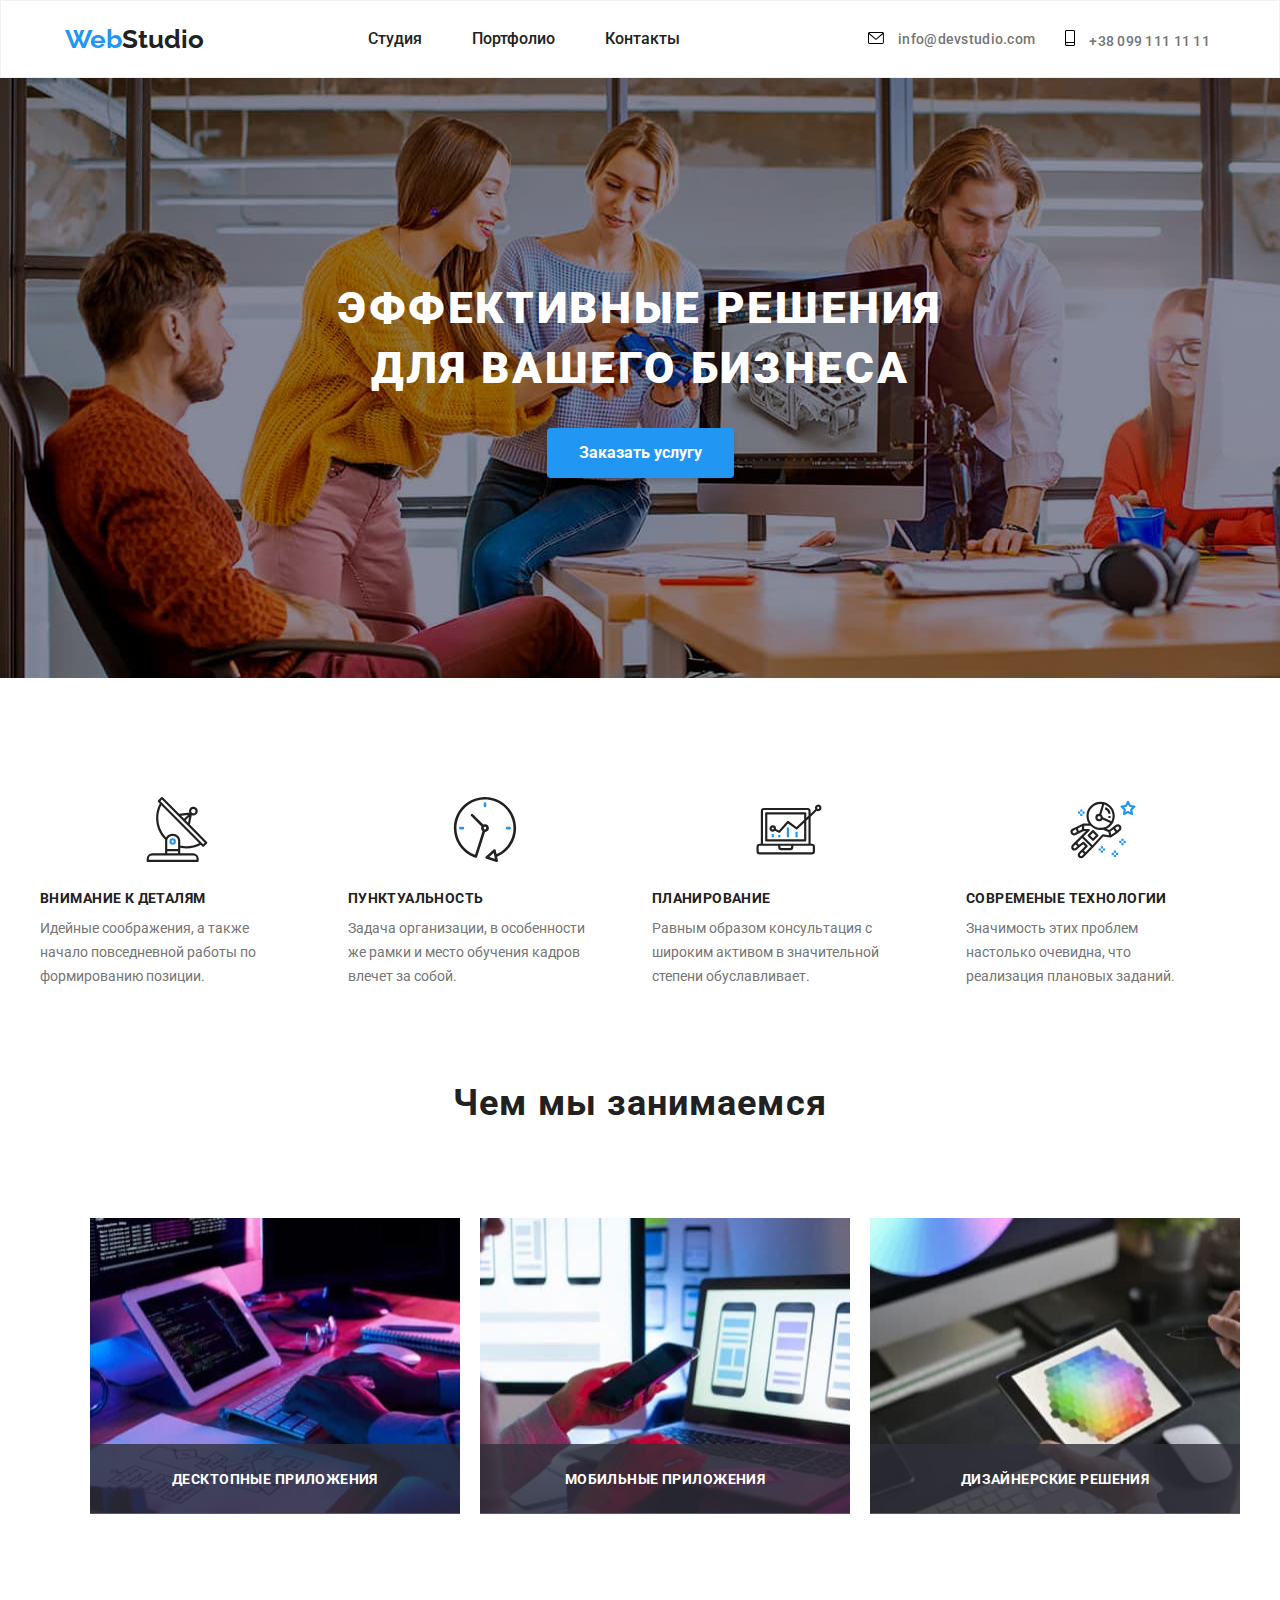
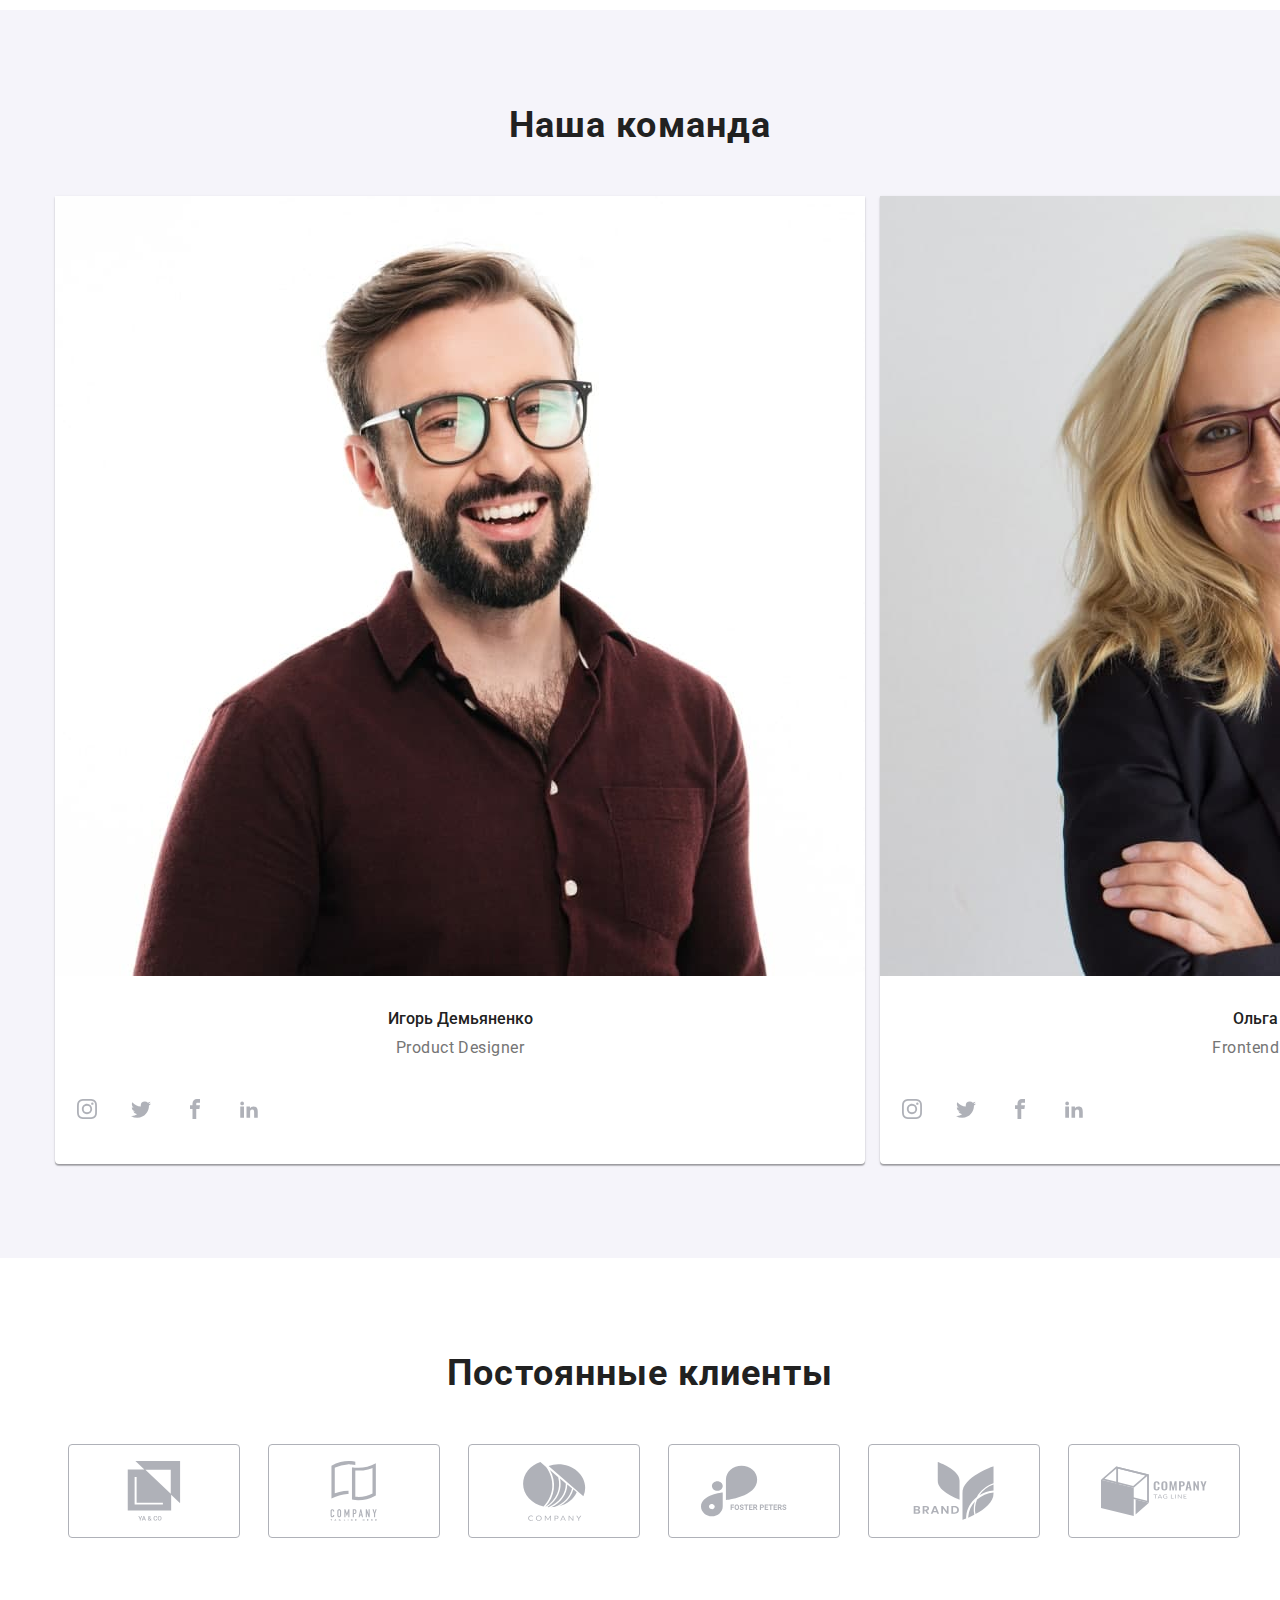
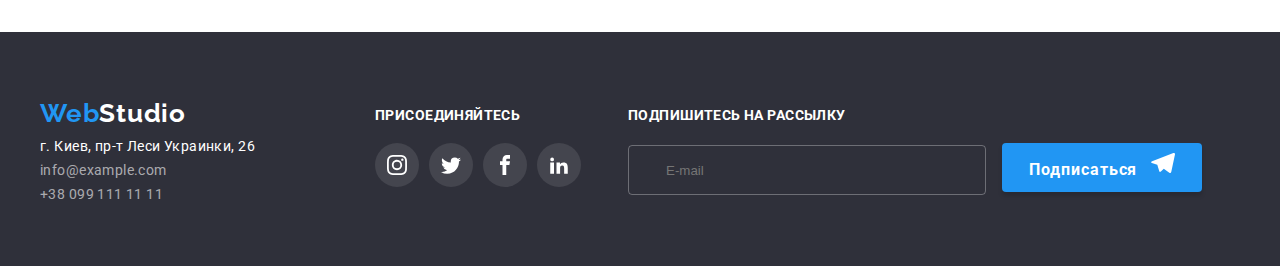
<file: index.html>
<!DOCTYPE html>
<html lang="ru">
<link rel="preconnect" href="https://fonts.googleapis.com">
<link rel="preconnect" href="https://fonts.gstatic.com" crossorigin>
<link href="https://fonts.googleapis.com/css2?family=Raleway:wght@700&family=Roboto:wght@400;500;700;900&display=swap"
  rel="stylesheet">
<link rel="stylesheet" href="./css/main.css" />
<link rel="stylesheet" href="./css/reset.css" />
<meta charset="UTF-8" />
<meta http-equiv="X-UA-Compatible" content="IE=edge" />
<meta name="viewport" content="width=device-width initial-scale=1.0" />
<title>Document</title>
</head>

<body>
  <div class="center">
    <header class="header">
      <div class="container">
        <a class="header__link2"><span class="header__text"> Web</span>Studio</a>

        <ul class="menu-navigation">
          <li><a class="menu__link " href="#">Студия</a></li>
          <li>
            <a class="menu__link " href="./portfolio.html">Портфолио</a>
          </li>
          <li><a class="menu__link " href="#">Контакты</a></li>
        </ul>
        <div class="nav">
          <a class="header__link"><span class="header__text"> Web</span>Studio</a>

          <button type="button" class="header__button-icon-phone" data-modal-phone-open>

            <svg width="40" height="40" aria-label="перелючатель мобильного меню" class="heade-button__svg">
              <use class="icon-cross" href="./images/icons.svg/symbol-defs.svg#icon-close-black-18dp-2-1"></use>
              <use class="icon-menu" href="./images/icons.svg/symbol-defs.svg#icon-menu_24px"></use>
            </svg></button>
        </div>
        <ul class="menu-contacts">
          <li class="menu__item-contact">
            <svg class="menu__svg-email">
              <use href="./images/icons.svg/symbol-defs.svg#icon-envelope-hover-1"></use>
            </svg>
            <a class="menu__contact" target="_blank" href="mailto:info@devstudio.com">info@devstudio.com</a>
          </li>
          <li class="menu__item-contact">
            <svg class="menu__svg-phone">
              <use href="./images/icons.svg/symbol-defs.svg#icon-smartphone-1"></use>
            </svg>
            <a class="menu__contact" href="tel:+380991111111">+38 099 111 11 11</a>
          </li>
        </ul>
      </div>
    </header>

    <main>
      <section class="logo">
        <h1 class="logo__text">
          Эффективные решения <br />
          для вашего бизнеса
        </h1>
        <button class="logo__button" type="button" data-modal-open><span class="logo__button-text">Заказать
            услугу</span> </button>
      </section>

      <section class="features-of-our-work">
        <h2 class="none">text</h2>
        <div class="container">
          <ul class="features-of-our-work__menu">
            <li>
              <div class="item__block">
                <svg class="item__svg-photo">
                  <use href="./images/icons.svg/symbol-defs.svg#icon-antenna-1-1"></use>
                </svg>
              </div>
              <h3 class="item__h3">ВНИМАНИЕ К ДЕТАЛЯМ</h3>
              <p class="item__p">
                Идейные соображения, а также
                начало повседневной работы по
                формированию позиции.
              </p>
            </li>
            <li>
              <div class="item__block">
                <svg class="item__svg-photo">
                  <use href="./images/icons.svg/symbol-defs.svg#icon-clock-1-1"></use>
                </svg>
              </div>
              <h3 class="item__h3">ПУНКТУАЛЬНОСТЬ</h3>
              <p class="item__p">
                Задача организации, в особенности
                же рамки и место обучения кадров
                влечет за собой.
              </p>
            </li>
            <li>
              <div class="item__block">
                <svg class="item__svg-photo">
                  <use href="./images/icons.svg/symbol-defs.svg#icon-diagram-1-1"></use>
                </svg>
              </div>
              <h3 class="item__h3">ПЛАНИРОВАНИЕ</h3>
              <p class="item__p">
                Равным образом консультация с
                широким активом в значительной
                степени обуславливает.
              </p>
            </li>
            <li>
              <div class="item__block">
                <svg class="item__svg-photo">
                  <use href="./images/icons.svg/symbol-defs.svg#icon-astronaut-1-1"></use>
                </svg>
              </div>
              <h3 class="item__h3">СОВРЕМЕНЫЕ ТЕХНОЛОГИИ</h3>
              <p class="item__p">
                Значимость этих проблем настолько
                очевидна, что реализация плановых
                заданий.
              </p>
            </li>
          </ul>
        </div>
      </section>
      <section class="our-activities ">
        <h2 class="our-activities__heading">Чем мы занимаемся</h2>
        <div class="container">
          <ul class="our-activities__menu">
            <li class="item-our-activities">
              <img src="./images/box_1.jpg" alt="разработка алгаритмов" width="370" height="295" />
              <div class="item-our-activities__text">
                <p>Десктопные приложения</p>
              </div>
            </li>
            <li class="item-our-activities">
              <img src="./images/box_2.jpg" alt="тестирование мобильных приложений" width="370" height="295" />
              <div class="item-our-activities__text">
                <p>Мобильные приложения</p>
              </div>
            </li>
            <li class="item-our-activities">
              <img src="./images/box_3.jpg" alt="оформление" width="370" height="295" />
              <div class="item-our-activities__text">
                <p>Дизайнерские решения</p>
              </div>
            </li>
          </ul>
        </div>
      </section>
      <section class=" team">
        <h2 class="team__heading">Наша команда</h2>
        <div class="container">
          <ul class="team__menu">
            <li class="item-team">
              <img srcset=" ./images/игорь_демьяненко.jpg 1x,
              ./images/игорь_демьяненко@2x.jpg 2x,
              ./images/игорь_демьяненко@3x.jpg 3x" class="photo" alt=" ИД" />
              <h3 class="item-team__h3">Игорь Демьяненко</h3>
              <p class="item-team__p">Product Designer</p>
              <ul class="item-team__menu">
                <li class="item-team-svg ">
                  <link rel="stylesheet" href="#">
                  <svg class="item-team-svg__svg-photo">
                    <use href="./images/icons.svg/symbol-defs.svg#icon-instagram"></use>
                  </svg>
                  </link>
                </li>
                <li class="item-team-svg">
                  <link rel="stylesheet" href="#">
                  <svg class="item-team-svg__svg-photo">
                    <use href="./images/icons.svg/symbol-defs.svg#icon-twitter"></use>
                  </svg>
                  </link>
                </li>
                <li class="item-team-svg">
                  <link rel="stylesheet" href="#">
                  <svg class="item-team-svg__svg-photo">
                    <use href="./images/icons.svg/symbol-defs.svg#icon-facebook"></use>
                  </svg>
                  </link>
                </li>
                <li class="item-team-svg">
                  <link rel="stylesheet" href="#">
                  <svg class="item-team-svg__svg-photo">
                    <use href="./images/icons.svg/symbol-defs.svg#icon-linkedin2"></use>
                  </svg>
                  </link>
                </li>
              </ul>
            </li>
            <li class="item-team">
              <img srcset="./images/ольга_репина.jpg 1x,
              ./images/ольга_репина@2x.jpg 2x,
              ./images/ольга_репина@3x.jpg 3x" src="./images/ольга_репина.jpg" class="photo" alt="ОР" />
              <h3 class="item-team__h3">Ольга Репина</h3>
              <p class="item-team__p">Frontend Developer</p>
              <ul class="item-team__menu">
                <li class="item-team-svg margin">
                  <link rel="stylesheet" href="#">
                  <svg class="item-team-svg__svg-photo">
                    <use href="./images/icons.svg/symbol-defs.svg#icon-instagram"></use>
                  </svg>
                  </link>
                </li>
                <li class="item-team-svg">
                  <link rel="stylesheet" href="#">
                  <svg class="item-team-svg__svg-photo">
                    <use href="./images/icons.svg/symbol-defs.svg#icon-twitter"></use>
                  </svg>
                  </link>
                </li>
                <li class="item-team-svg">
                  <link rel="stylesheet" href="#">
                  <svg class="item-team-svg__svg-photo">
                    <use href="./images/icons.svg/symbol-defs.svg#icon-facebook"></use>
                  </svg>
                  </link>
                </li>
                <li class="item-team-svg">
                  <link rel="stylesheet" href="#">
                  <svg class="item-team-svg__svg-photo">
                    <use href="./images/icons.svg/symbol-defs.svg#icon-linkedin2"></use>
                  </svg>
                  </link>
                </li>
              </ul>
            </li>
            <li class="item-team">
              <img srcset="./images/николай_тарасов.jpg 1x,
              ./images/николай_тарасов@2x.jpg 2x,
              ./images/николай_тарасов@3x.jpg 3x" src="./images/николай_тарасов.jpg" class="photo" alt="НТ" />
              <h3 class="item-team__h3">Николай Тарасов</h3>
              <p class="item-team__p">Marketing</p>
              <ul class="item-team__menu">
                <li class="item-team-svg margin">
                  <link rel="stylesheet" href="#">
                  <svg class="item-team-svg__svg-photo">
                    <use href="./images/icons.svg/symbol-defs.svg#icon-instagram"></use>
                  </svg>
                  </link>
                </li>
                <li class="item-team-svg">
                  <link rel="stylesheet" href="#">
                  <svg class="item-team-svg__svg-photo">
                    <use href="./images/icons.svg/symbol-defs.svg#icon-twitter"></use>
                  </svg>
                  </link>
                </li>
                <li class="item-team-svg">
                  <link rel="stylesheet" href="#">
                  <svg class="item-team-svg__svg-photo">
                    <use href="./images/icons.svg/symbol-defs.svg#icon-facebook"></use>
                  </svg>
                  </link>
                </li>
                <li class="item-team-svg">
                  <link rel="stylesheet" href="#">
                  <svg class="item-team-svg__svg-photo">
                    <use href="./images/icons.svg/symbol-defs.svg#icon-linkedin2"></use>
                  </svg>
                  </link>
                </li>
              </ul>
            </li>
            <li class="item-team">
              <img srcset="./images/михаил_ермаков.jpg 1x,
              ./images/михаил_ермаков@2x.jpg 2x,
              ./images/михаил_ермаков@3x.jpg 3x" src="./images/михаил_ермаков.jpg" class="photo" alt="МЕ" />
              <h3 class="item-team__h3">Михаил Ермаков</h3>
              <p class="item-team__p">UI Designer</p>
              <ul class="item-team__menu">
                <li class="item-team-svg margin">
                  <link rel="stylesheet" href="#">
                  <svg class="item-team-svg__svg-photo">
                    <use href="./images/icons.svg/symbol-defs.svg#icon-instagram"></use>
                  </svg>
                  </link>
                </li>
                <li class="item-team-svg">
                  <link rel="stylesheet" href="#">
                  <svg class="item-team-svg__svg-photo">
                    <use href="./images/icons.svg/symbol-defs.svg#icon-twitter"></use>
                  </svg>
                  </link>
                </li>
                <li class="item-team-svg">
                  <link rel="stylesheet" href="#">
                  <svg class="item-team-svg__svg-photo">
                    <use href="./images/icons.svg/symbol-defs.svg#icon-facebook"></use>
                  </svg>
                  </link>
                </li>
                <li class="item-team-svg">
                  <link rel="stylesheet" href="#">
                  <svg class="item-team-svg__svg-photo">
                    <use href="./images/icons.svg/symbol-defs.svg#icon-linkedin2"></use>
                  </svg>
                  </link>
                </li>
              </ul>
            </li>
          </ul>
        </div>
      </section>
      <section>
        <div class="container">
          <h3 class="our-clients__text">Постоянные клиенты</h3>
          <div class="leveling-box">
            <ul class="our-clients__menu">
              <li class="item-our-clients">
                <link rel="stylesheet" href="#">
                <svg class="item-our-clients__svg-photo">
                  <use href="./images/icons.svg/symbol-defs.svg#icon-YA_S_CO"></use>
                </svg>
                </link>
              </li>
              <li class="item-our-clients">
                <link rel="stylesheet" href="#">
                <svg class="item-our-clients__svg-photo">
                  <use href="./images/icons.svg/symbol-defs.svg#icon-CO1MPANY-Tag-line"></use>
                </svg>
                </link>
              </li>
              <li class="item-our-clients">
                <link rel="stylesheet" href="#">
                <svg class="item-our-clients__svg-photo">
                  <use href="./images/icons.svg/symbol-defs.svg#icon-Company"></use>
                </svg>
                </link>
              </li>
              <li class="item-our-clients">
                <link rel="stylesheet" href="#">
                <svg class="item-our-clients__svg-photo">
                  <use href="./images/icons.svg/symbol-defs.svg#icon-foster-pester"></use>
                </svg>
                </link>
              </li>
              <li class="item-our-clients">
                <link rel="stylesheet" href="#">
                <svg class="item-our-clients__svg-photo">
                  <use href="./images/icons.svg/symbol-defs.svg#icon-brand"></use>
                </svg>
                </link>
              </li>
              <li class="item-our-clients">
                <link rel="stylesheet" href="#">
                <svg class="item-our-clients__svg-photo">
                  <use href="./images/icons.svg/symbol-defs.svg#icon-Tag-line"></use>
                </svg>
                </link>
              </li>
            </ul>
          </div>
        </div>
      </section>
    </main>
    <footer class="footer">
      <div class="container">
        <div class="box">
          <div class="alignment-to-line">
            <div class="box-in-footer-one">
              <a href="./index.html" class="footer-text"><span class="header__text">Web</span>Studio</a>
              <address class="address">
                <ul class="webstudio-footor">
                  <li>
                    <a class="menu__link-in-footer-adres" target="_blank"
                      href="https://www.google.com/maps/place/%D0%B1%D1%83%D0%BB%D1%8C%D0%B2%D0%B0%D1%80+%D0%9B%D0%B5%D1%81%D1%96+%D0%A3%D0%BA%D1%80%D0%B0%D1%97%D0%BD%D0%BA%D0%B8,+26,+%D0%9A%D0%B8%D1%97%D0%B2,+02000/@50.4265841,30.5361971,466m/data=!3m2!1e3!4b1!4m13!1m7!3m6!1s0x40d4cf0e033ecbe9:0x57a4dffefec77da0!2z0LHRg9C70YzQstCw0YAg0JvQtdGB0ZYg0KPQutGA0LDRl9C90LrQuCwgMjYsINCa0LjRl9CyLCAwMjAwMA!3b1!8m2!3d50.4265807!4d30.5383858!3m4!1s0x40d4cf0e033ecbe9:0x57a4dffefec77da0!8m2!3d50.4265807!4d30.5383858">г.
                      Киев, пр-т Леси Украинки, 26</a>
                  </li>
                  <li>
                    <a class="menu__link-in-footer" href="mail:info@example.com">info@example.com</a>
                  </li>
                  <li>
                    <a class="menu__link-in-footer" href="tel:+380991111111">+38 099 111 11 11</a>
                  </li>
                </ul>
              </address>
            </div>
            <div class="box-in-footer-two">
              <h3>присоединяйтесь</h3>
              <ul class="container-for-svg-in-footor">
                <li class="svg-in-footer-in-container">
                  <link rel="stylesheet" href="#">
                  <svg class="svg-photo-in-footer">
                    <use href="./images/icons.svg/symbol-defs.svg#icon-instagram"></use>
                  </svg>
                  </link>
                </li>
                <li class="svg-in-footer-in-container">
                  <link rel="stylesheet" href="#">
                  <svg class="svg-photo-in-footer">
                    <use href="./images/icons.svg/symbol-defs.svg#icon-twitter"></use>
                  </svg>
                  </link>
                </li>
                <li class="svg-in-footer-in-container">
                  <link rel="stylesheet" href="#">
                  <svg class="svg-photo-in-footer">
                    <use href="./images/icons.svg/symbol-defs.svg#icon-facebook"></use>
                  </svg>
                  </link>
                </li>
                <li class="svg-in-footer-in-container">
                  <link rel="stylesheet" href="#">
                  <svg class="svg-photo-in-footer">
                    <use href="./images/icons.svg/symbol-defs.svg#icon-linkedin2"></use>
                  </svg>
                  </link>
                </li>
              </ul>
            </div>
          </div>
          <div>
            <form>
              <div class="div-for-input-for-subscribing">
                <p class="text-for-input-in-footor">Подпишитесь на рассылку</p>

                <input type="email" placeholder="E-mail" class="input-for-subscribing">
                <button class="button-for-subscrib">
                  <p class="text-for-subscrib">Подписаться</p> <svg class="svg-photo-for-subcrib">
                    <use href="./images/icons.svg/symbol-defs.svg#icon-telegram"></use>
                  </svg>
                </button>

              </div>
          </div>
          </form>
        </div>

      </div>
    </footer>
  </div>
  <div class="backdrop  is-hidden" data-modal>
    <div class="modal">
      <form class="form-in-modal" action="#">
        <div class="kerstic-box" data-modal-close>
          <svg class="kerstic">
            <use href="./images/icons.svg/symbol-defs.svg#icon-close-black-18dp-2-1"></use>
          </svg>
        </div>

        <div class="form-in-modal-box">
          <h3 class="h3-in-modal">Оставьте свои данные, мы вам перезвоним</h3>

          <div class="div-in-form-modal">
            <p class="p-in-modal">Имя</p>
            <input type="text" class="input-in-footer" placeholder=" " name="name" minlength="2" maxlength="50"
              required>
            <svg class="svg-photo-in-form">
              <use href="./images/icons.svg/symbol-defs.svg#icon-person-black-18dp-1"></use>
            </svg>
          </div>
          <div class="div-in-form-modal">
            <p class="p-in-modal">Телефон</p>
            <input type="text" class="input-in-footer" name="phone" placeholder=" " title="38-050-050-55-55"
              pattern="[0-9]{2}-[0-9]{3}-[0-9]{3}-[0-9]{2}-[0-9]{2}" required>
            <svg class="svg-photo-in-form">
              <use href="./images/icons.svg/symbol-defs.svg#icon-phone-black-18dp-1"></use>
            </svg>

          </div>
          <div class="div-in-form-modal">
            <p class="p-in-modal">Почта</p>
            <input type="text" class="input-in-footer" placeholder=" " name="email" required>
            <svg class="svg-photo-in-form">
              <use href="./images/icons.svg/symbol-defs.svg#icon-email-black-18dp-1"></use>
            </svg>

          </div>
          <div class="div-in-form-modal">
            <p class="p-in-modal">Комментарий</p>
            <textarea placeholder="Введите текст" class="coment-in-modal"></textarea>
          </div>
          <div class="checkbox-in-modal">
            <label class="label">
              <input class="input" type="checkbox">
              <div class="icon"> <svg class="svg-photo-in-form-labal">
                  <use href="./images/icons.svg/symbol-defs.svg#icon-Vector-1"></use>
                </svg></div>


            </label>
            <p class="p-in-moda">Соглашаюсь с рассылкой и принимаю <a href="#"> Условия договора</a></p>

          </div>
          <div class="buttom">
            <button type="submit" class="buttom-in-form">
              <p> Отправить</p>
            </button>
          </div>
      </form>
    </div>
  </div>



  </div>


  </div>
  <div class="backdrop-phone is-hidden-phone" data-modal-phone>
    <div class="backdrop-phone__div-close" data-modal-phone-close>
      <svg class="close">
        <use href="./images/icons.svg/symbol-defs.svg#icon-close-black-18dp-2-1"></use>
      </svg>

    </div>
    <a rel="stylesheet" href="#">
      <p class=" backdrop-phone-link__p">Студия</p>
    </a>
    <a rel="stylesheet" href="./portfolio.html">
      <p class=" backdrop-phone-link__p">Портфолио</p>
    </a>

    <a rel="stylesheet" href="#">
      <p class=" backdrop-phone-link__p">Контакты</p>
    </a>
    <div class="mobila">
      <ul class="contact-in-modal">
        <li> <a href="tel:+380991111111" class="link-phone">+38 096 111 11 11</a></li>
        <li><a href="mail:info@devstudio.com" class="link-email">info@devstudio.com</a></li>
      </ul>
      <ul class="mobila-modail__menu">
        <li><a class="item-menu__link" href="">Instagram</a></li>
        <li><a class="item-menu__link" href="">Twitter</a></li>
        <li><a class="item-menu__link" href="">Facebook</a></li>
        <li><a class="item-menu__link" href="">LinkedIn</a></li>
      </ul>
    </div>
  </div>
  <script src="./js/modal.js"></script>
  <script src="./js/mobile-menu.js"></script>
</body>

</html>
</file>
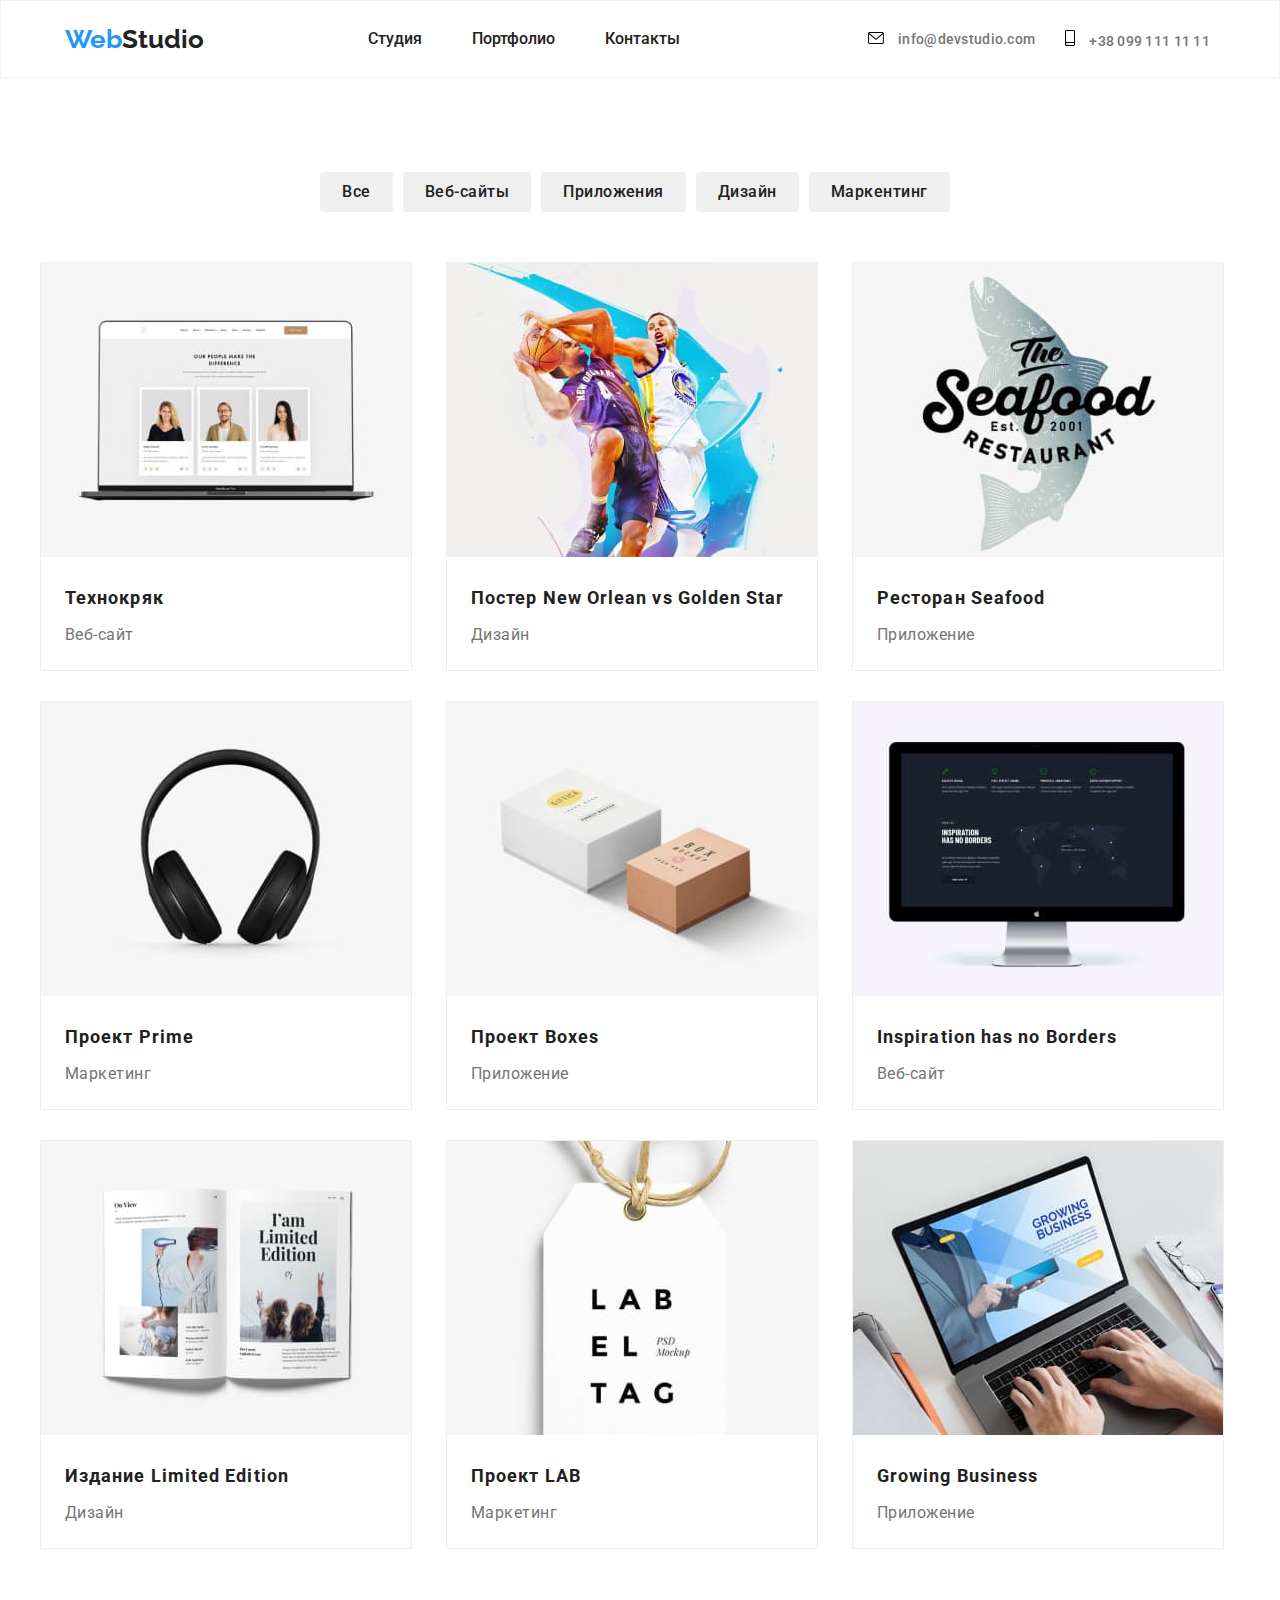
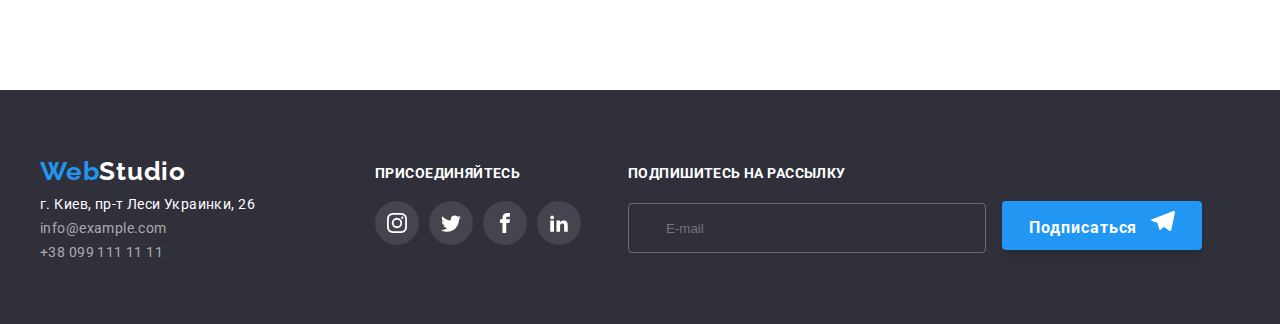
<file: portfolio.html>
<!DOCTYPE html>
<html lang="ru">
<link rel="preconnect" href="https://fonts.googleapis.com">
<link rel="preconnect" href="https://fonts.gstatic.com" crossorigin>
<link href="https://fonts.googleapis.com/css2?family=Raleway:wght@700&family=Roboto:wght@400;500;700;900&display=swap"
  rel="stylesheet">
<link rel="stylesheet" href="./css/main.min.css" />
<link rel="stylesheet" href="./css/reset.css" />
<meta charset="UTF-8" />
<meta http-equiv="X-UA-Compatible" content="IE=edge" />
<meta name="viewport" content="width=device-width, initial-scale=1.0" />
<title>Document</title>
</head>

<body>

  <header class="header">
    <div class="container">
      <a class="header__link2"><span class="header__text"> Web</span>Studio</a>

      <ul class="menu-navigation">
        <li><a class="menu__link " href="./index.html">Студия</a></li>
        <li>
          <a class="menu__link " href="#">Портфолио</a>
        </li>
        <li><a class="menu__link " href="#">Контакты</a></li>
      </ul>
      <div class="nav">
        <a class="header__link"><span class="header__text"> Web</span>Studio</a>

        <button type="button" class="header__button-icon-phone" data-modal-phone-open>

          <svg width="40" height="40" aria-label="перелючатель мобильного меню" class="heade-button__svg">
            <use class="icon-cross" href="./images/icons.svg/symbol-defs.svg#icon-close-black-18dp-2-1"></use>
            <use class="icon-menu" href="./images/icons.svg/symbol-defs.svg#icon-menu_24px"></use>
          </svg></button>
      </div>
      <ul class="menu-contacts">
        <li class="menu__item-contact">
          <svg class="menu__svg-email">
            <use href="./images/icons.svg/symbol-defs.svg#icon-envelope-hover-1"></use>
          </svg>
          <a class="menu__contact" target="_blank" href="mailto:info@devstudio.com">info@devstudio.com</a>
        </li>
        <li class="menu__item-contact">
          <svg class="menu__svg-phone">
            <use href="./images/icons.svg/symbol-defs.svg#icon-smartphone-1"></use>
          </svg>
          <a class="menu__contact" href="tel:+380991111111">+38 099 111 11 11</a>
        </li>
      </ul>
    </div>
  </header>
  </div>
  <main>
    <ul class="all-button-in-portfolio">
      <li class="button-in-portfolio"><button class="button-fultor" type="button">Все</button></li>
      <li class="button-in-portfolio"><button class="button-fultor" type="button">Веб-сайты</button></li>
      <li class="button-in-portfolio"><button class="button-fultor" type="button">Приложения</button></li>
      <li class="button-in-portfolio"><button class="button-fultor" type="button">Дизайн</button></li>
      <li class="button-in-portfolio"><button class="button-fultor" type="button">Маркентинг</button></li>
    </ul>
    <article class="buy-product">
      <div class="container">
        <ul class="sales-list">
          <li class="buy-product_list">
            <div class="photo-buy-product_list">
              <img srcset="./images/Технокряк.jpg 1x,
                    ./images/Технокряк@2x.jpg 2x,
                    ./images/Технокряк@3x.jpg 3x" src="./images/Технокряк.jpg" class="img-in-portfolio" alt="">
              <div class="modal-winter">
                <p>Технокряк это современная <br> площадка распространения <br> коронавируса. Компании <br> используют
                  эту платформу для <br> цифрового шпионажа и атак на <br> защищённые сервера конкурентов.</p>
              </div>
            </div>
            <div>
              <h3 class="photo-buy">Технокряк</h3>
              <p class="photo-buy-information">Веб-сайт</p>
            </div>

          </li>
          <li class="buy-product_list">
            <div class="photo-buy-product_list">
              <img srcset="./images/Постер-new-orlean-vs-golden-star.jpg 1x,
                    ./images/Постер-new-orlean-vs-golden-star@2x.jpg 2x,
                    ./images/Постер-new-orlean-vs-golden-star@3x.jpg 3x
                    " src="./images/Постер-new-orlean-vs-golden-star.jpg" class="img-in-portfolio" alt="">
              <div class="modal-winter">
                <p>...</p>
              </div>
            </div>
            <h3 class="photo-buy">Постер New Orlean vs Golden Star</h3>
            <p class="photo-buy-information">Дизайн</p>
          </li>
          <li class="buy-product_list">
            <div class="photo-buy-product_list">
              <img srcset="./images/ресторан-seafood.jpg 1x,
                    ./images/ресторан-seafood@2x.jpg 2x,
                    ./images/ресторан-seafood@3x.jpg 3x" src="./images/ресторан-seafood.jpg" class="img-in-portfolio"
                alt="">
              <div class="modal-winter">
                <p>...</p>
              </div>
            </div>
            <h3 class="photo-buy">Ресторан Seafood</h3>
            <p class="photo-buy-information">Приложение</p>
          </li>

          <li class="buy-product_list">
            <div class="photo-buy-product_list">
              <img srcset="./images/проект-prime.jpg 1x,
                    ./images/проект-prime@2x.jpg 2x,
                    ./images/проект-prime@3x.jpg 3x" src="./images/проект-prime.jpg" class="img-in-portfolio" alt="">
              <div class="modal-winter">
                <p>...</p>
              </div>
            </div>
            <h3 class="photo-buy">Проект Prime</h3>
            <p class="photo-buy-information">Маркетинг</p>
          </li>
          <li class="buy-product_list">
            <div class="photo-buy-product_list">
              <img srcset="./images/проект-boxes.jpg 1x,
                    ./images/проект-boxes@2x.jpg 2x,
                    ./images/проект-boxes@3x.jpg 3x" src="./images/проект-boxes.jpg" class="img-in-portfolio" alt="">
              <div class="modal-winter">
                <p>...</p>
              </div>
            </div>
            <h3 class="photo-buy">Проект Boxes</h3>
            <p class="photo-buy-information">Приложение</p>
          </li>
          <li class="buy-product_list">
            <div class="photo-buy-product_list">
              <img srcset="./images/inspiration-has-no-borders.jpg 1x,
                    ./images/inspiration-has-no-borders@2x.jpg 2x,
                    ./images/inspiration-has-no-borders@3x.jpg 3x" src="./images/inspiration-has-no-borders.jpg"
                class="img-in-portfolio" alt="">
              <div class="modal-winter">
                <p>...</p>
              </div>
            </div>
            <h3 class="photo-buy">Inspiration has no Borders</h3>
            <p class="photo-buy-information">Веб-сайт</p>
          </li>
          <li class="buy-product_list">
            <div class="photo-buy-product_list">
              <img srcset="./images/издание-limited-edition.jpg 1x,
                    ./images/издание-limited-edition@2x.jpg 2x,
                    ./images/издание-limited-edition@3x.jpg 3x" src="./images/издание-limited-edition.jpg"
                class="img-in-portfolio" alt="">
              <div class="modal-winter">
                <p>...</p>
              </div>
            </div>
            <h3 class="photo-buy">Издание Limited Edition</h3>
            <p class="photo-buy-information">Дизайн</p>
          </li>
          <li class="buy-product_list">
            <div class="photo-buy-product_list">
              <img srcset="./images/проект-lab.jpg 1x,
                    ./images/проект-lab@2x.jpg 2x,
                    ./images/проект-lab@3x.jpg 3x" src="./images/проект-lab.jpg" class="img-in-portfolio" alt="">
              <div class="modal-winter">
                <p>...</p>
              </div>
            </div>
            <h3 class="photo-buy">Проект LAB</h3>
            <p class="photo-buy-information">Маркетинг</p>
          </li>
          <li class="buy-product_list">
            <div class="photo-buy-product_list">
              <img srcset="./images/growing-business.jpg 1x,
                    ./images/growing-business@2x.jpg 2x,
                    ./images/growing-business@3x.jpg 3x" src="./images/growing-business.jpg" class="img-in-portfolio"
                alt="">
              <div class="modal-winter">
                <p>...</p>
              </div>
            </div>
            <h3 class="photo-buy">Growing Business</h3>
            <p class="photo-buy-information">Приложение</p>
          </li>
        </ul>
      </div>
    </article>





  </main>
  <footer class="footer">
    <div class="container">
      <div class="box">
        <div class="alignment-to-line">
          <div class="box-in-footer-one">
            <a href="./index.html" class="footer-text"><span class="header__text">Web</span>Studio</a>
            <address>
              <ul class="webstudio-footor">
                <li>
                  <a class="menu__link-in-footer-adres" target="_blank"
                    href="https://www.google.com/maps/place/%D0%B1%D1%83%D0%BB%D1%8C%D0%B2%D0%B0%D1%80+%D0%9B%D0%B5%D1%81%D1%96+%D0%A3%D0%BA%D1%80%D0%B0%D1%97%D0%BD%D0%BA%D0%B8,+26,+%D0%9A%D0%B8%D1%97%D0%B2,+02000/@50.4265841,30.5361971,466m/data=!3m2!1e3!4b1!4m13!1m7!3m6!1s0x40d4cf0e033ecbe9:0x57a4dffefec77da0!2z0LHRg9C70YzQstCw0YAg0JvQtdGB0ZYg0KPQutGA0LDRl9C90LrQuCwgMjYsINCa0LjRl9CyLCAwMjAwMA!3b1!8m2!3d50.4265807!4d30.5383858!3m4!1s0x40d4cf0e033ecbe9:0x57a4dffefec77da0!8m2!3d50.4265807!4d30.5383858">г.
                    Киев, пр-т Леси Украинки, 26</a>
                </li>
                <li>
                  <a class="menu__link-in-footer" href="mail:info@example.com">info@example.com</a>
                </li>
                <li>
                  <a class="menu__link-in-footer" href="tel:+380991111111">+38 099 111 11 11</a>
                </li>
              </ul>
            </address>
          </div>
          <div class="box-in-footer-two">
            <h3>присоединяйтесь</h3>
            <ul class="container-for-svg-in-footor">
              <li class="svg-in-footer-in-container">
                <link rel="stylesheet" href="#">
                <svg class="svg-photo-in-footer">
                  <use href="./images/icons.svg/symbol-defs.svg#icon-instagram"></use>
                </svg>
                </link>
              </li>
              <li class="svg-in-footer-in-container">
                <link rel="stylesheet" href="#">
                <svg class="svg-photo-in-footer">
                  <use href="./images/icons.svg/symbol-defs.svg#icon-twitter"></use>
                </svg>
                </link>
              </li>
              <li class="svg-in-footer-in-container">
                <link rel="stylesheet" href="#">
                <svg class="svg-photo-in-footer">
                  <use href="./images/icons.svg/symbol-defs.svg#icon-facebook"></use>
                </svg>
                </link>
              </li>
              <li class="svg-in-footer-in-container">
                <link rel="stylesheet" href="#">
                <svg class="svg-photo-in-footer">
                  <use href="./images/icons.svg/symbol-defs.svg#icon-linkedin2"></use>
                </svg>
                </link>
              </li>
            </ul>
          </div>
        </div>
        <div>
          <form>
            <div class="div-for-input-for-subscribing">
              <p class="text-for-input-in-footor">Подпишитесь на рассылку</p>
              <div class="d1">
                <input type="email" placeholder="E-mail" class="input-for-subscribing">
                <button class="button-for-subscrib">
                  <p class="text-for-subscrib">Подписаться</p> <svg class="svg-photo-for-subcrib">
                    <use href="./images/icons.svg/symbol-defs.svg#icon-telegram"></use>
                  </svg>
                </button>
              </div>
            </div>
        </div>
        </form>
      </div>

    </div>
  </footer>
  <div class="backdrop-phone is-hidden-phone" data-modal-phone>
    <div class="backdrop-phone__div-close" data-modal-phone-close>
      <svg class="close">
        <use href="./images/icons.svg/symbol-defs.svg#icon-close-black-18dp-2-1"></use>
      </svg>

    </div>
    <a rel="stylesheet" href="./index.html">
      <p class=" backdrop-phone-link__p">Студия</p>
    </a>
    <a rel="stylesheet" href="#">
      <p class=" backdrop-phone-link__p">Портфолио</p>
    </a>

    <a rel="stylesheet" href="#">
      <p class=" backdrop-phone-link__p">Контакты</p>
    </a>
    <div class="mobila">
      <ul class="contact-in-modal">
        <li> <a href="tel:+380991111111" class="link-phone">+38 096 111 11 11</a></li>
        <li><a href="mail:info@devstudio.com" class="link-email">info@devstudio.com</a></li>
      </ul>
      <ul class="mobila-modail__menu">
        <li><a class="item-menu__link" href="">Instagram</a></li>
        <li><a class="item-menu__link" href="">Twitter</a></li>
        <li><a class="item-menu__link" href="">Facebook</a></li>
        <li><a class="item-menu__link" href="">LinkedIn</a></li>
      </ul>
    </div>
  </div>
  <script src="./js/mobile-menu.js"></script>
</body>

</html>
</file>
<file: css/main.css>
/*text*/
/*text hover*/
/*scale under text*/
/*button hover*/
/*button*/
@media (min-width: 0px) and (max-width: 767px) {
  button {
    border: none;
  }

  .button-for-subscrib {
    background: #2196F3;
    -webkit-box-shadow: 0px 4px 4px rgba(0, 0, 0, 0.15);
    box-shadow: 0px 4px 4px rgba(0, 0, 0, 0.15);
    border-radius: 4px;
    width: 200px;
    height: 49px;
    background: #2196F3;
    box-shadow: 0px 4px 4px rgba(0, 0, 0, 0.15);
    border-radius: 4px;
    margin-left: 12px;
  }

  .buttom {
    margin-left: 27%;
    padding: 0px 0px 40px 0px;
  }

  .buttom-in-form {
    width: 200px;
    height: 50px;
    background: #2196F3;
    -webkit-box-shadow: 0px 4px 4px rgba(143, 133, 133, 0.15);
    box-shadow: 0px 4px 4px rgba(143, 133, 133, 0.15);
    border-radius: 4px;
  }

  .buttom-in-form:hover {
    background: #188CE8;
    -webkit-box-shadow: 0px 4px 4px rgba(0, 0, 0, 0.15);
    box-shadow: 0px 4px 4px rgba(0, 0, 0, 0.15);
    border-radius: 4px;
  }

  .text-for-subscrib {
    display: inline;
    font-family: Roboto;
    font-style: normal;
    font-weight: bold;
    font-size: 16px;
    line-height: 30px;
    letter-spacing: 0.06em;
    color: #FFFFFF;
  }

  .logo__button {
    background: #2196f3;
    cursor: pointer;
    border-radius: 4px;
    color: #ffff;
    -webkit-box-shadow: 0px 4px 4px rgba(0, 0, 0, 0.15);
    box-shadow: 0px 4px 4px rgba(0, 0, 0, 0.15);
    border-radius: 4px;
    padding: 10px 32px;
  }

  .button-fultor {
    font-family: Roboto;
    font-style: normal;
    font-weight: 500;
    font-size: 16px;
    line-height: 26px;
    text-align: center;
    letter-spacing: 0.03em;
    border-radius: 4px;
    margin-right: 10px;
    padding: 6px 22px;
    height: 40px;
    color: #212121;
  }

  .button-fultor:focus {
    background: #188ce8;
    color: #ffff;
  }

  .button-fultor:hover {
    background: #2196F3;
    color: #ffff;
    cursor: pointer;
  }

  .menu__item-contact:hover {
    fill: #2196f3;
  }

  .menu__item-contact:hover>a {
    color: #2196f3;
  }

  .menu__link:hover {
    color: #2196f3;
    text-decoration: none;
  }

  .menu__link:hover::after {
    -webkit-transform: scaleX(1);
    transform: scaleX(1);
  }

  .menu:hover {
    background: #2196f3;
  }

  .logo__button:hover {
    background: #188ce8;
  }

  .buy-product_list:hover {
    border-radius: 4px;
    cursor: pointer;
    -webkit-box-shadow: 0px 1px 1px rgba(0, 0, 0, 0.12), 0px 4px 4px rgba(0, 0, 0, 0.06), 1px 4px 6px rgba(0, 0, 0, 0.16);
    box-shadow: 0px 1px 1px rgba(0, 0, 0, 0.12), 0px 4px 4px rgba(0, 0, 0, 0.06), 1px 4px 6px rgba(0, 0, 0, 0.16);
  }

  .menu__link-in-footer:hover {
    color: #2196f3;
  }

  .item-our-clients:hover .item-our-clients__svg-photo {
    fill: #2196F3;
    cursor: pointer;
  }

  .item-our-clients:hover {
    border: 1px solid #2196F3;
    cursor: pointer;
  }

  .svg-in-footer-in-container:hover {
    background: #2196F3;
  }

  .item-team-svg:hover {
    fill: #E3F2FE;
    background: #2196F3;
  }

  .buy-product_list:hover .modal-winter {
    -webkit-transform: translateY(0);
    transform: translateY(0);
  }

  .kerstic:hover {
    fill: #3DA3F5;
  }

  .input-in-footer:hover,
  .input-in-footer:focus {
    border-color: #2196F3;
  }

  .input-in-footer:hover+.svg-photo-in-form,
  .input-in-footer:focus+.svg-photo-in-form {
    fill: #2196F3;
    outline: none;
  }

  .buttom-in-form:hover {
    background: #188CE8;
    -webkit-box-shadow: 0px 4px 4px rgba(0, 0, 0, 0.15);
    box-shadow: 0px 4px 4px rgba(0, 0, 0, 0.15);
    border-radius: 4px;
  }

  .input-in-footer:not(:placeholder-shown):invalid {
    border-color: red;
  }

  .input-in-footer:not(:placeholder-shown):invalid+.svg-photo-in-form {
    fill: red;
  }

  .input-in-footer:not(:placeholder-shown):valid {
    border-color: green;
  }

  .input-in-footer:not(:placeholder-shown):valid+.svg-photo-in-form {
    fill: green;
  }

  .all-button-in-portfolio {
    width: auto;
    display: -webkit-box;
    display: -ms-flexbox;
    display: flex;
    -ms-flex-wrap: wrap;
    flex-wrap: wrap;
    margin-top: 60px;
    margin-bottom: 40px;
    margin-left: 15px;
  }

  .all-button-in-portfolio>li {
    margin-top: 15px;
  }

  .photo-buy {
    text-align: center;
  }

  .photo-buy-product_list {
    position: relative;
    overflow: hidden;
  }

  .modal-winter>p {
    text-align: start;
  }

  .modal-winter {
    position: absolute;
    top: 0;
    width: 100%;
    height: 100%;
    background: rgba(33, 150, 243, 0.9);
    letter-spacing: 0.03em;
    -webkit-transform: translateY(100%);
    transform: translateY(100%);
    -webkit-transition: -webkit-transform 250ms cubic-bezier(0.4, 0, 0.2, 1);
    transition: -webkit-transform 250ms cubic-bezier(0.4, 0, 0.2, 1);
    transition: transform 250ms cubic-bezier(0.4, 0, 0.2, 1);
    transition: transform 250ms cubic-bezier(0.4, 0, 0.2, 1), -webkit-transform 250ms cubic-bezier(0.4, 0, 0.2, 1);
  }

  * {
    -webkit-box-align: center;
    -ms-flex-align: center;
    align-items: center;
    text-align: center;
  }

  p {
    text-align: center;
  }

  .img-in-portfolio {
    width: 100%;
  }

  .buy-product_list {
    width: 100%;
    height: 100%;
  }

  .sales-list {
    margin: 15px;
  }

  .backdrop {
    display: none;
  }

  .backdrop-phone.is-hidden-phone {
    opacity: 0;
    pointer-events: none;
    visibility: hidden;
    -webkit-transition: 250ms;
    transition: 250ms;
  }

  .backdrop-phone {
    position: fixed;
    top: 0px;
    left: 0px;
    width: 100%;
    height: 100%;
    background: #fff;
    -webkit-transition: 250ms;
    transition: 250ms;
  }

  .item-team {
    -webkit-box-shadow: 0px 1px 3px rgba(0, 0, 0, 0.12), 0px 1px 1px rgba(0, 0, 0, 0.14), 0px 2px 1px rgba(0, 0, 0, 0.2);
    box-shadow: 0px 1px 3px rgba(0, 0, 0, 0.12), 0px 1px 1px rgba(0, 0, 0, 0.14), 0px 2px 1px rgba(0, 0, 0, 0.2);
    border-radius: 0px 0px 4px 4px;
    margin-right: 20px;
    margin-left: 20px;
    margin-top: 10px;
  }

  .item-team__menu {
    margin-left: auto;
    margin-right: auto;
    width: -webkit-max-content;
    width: -moz-max-content;
    width: max-content;
  }

  .our-activities__heading {
    display: none;
  }

  .item-our-activities>img {
    width: 100%;
  }

  .our-activities__heading {
    width: 0px;
    position: absolute;
  }

  .our-activities {
    width: 0px;
  }

  .our-clients__menu {
    width: 100%;
    display: -webkit-box;
    display: -ms-flexbox;
    display: flex;
    -ms-flex-wrap: wrap;
    flex-wrap: wrap;
    margin-left: auto;
    margin-right: auto;
    margin-bottom: 60px;
  }

  .features-of-our-work__menu>li {
    margin-top: 30px;
  }

  .team {
    margin-top: 60px;
  }

  .footer {
    background: #2F303A;
  }

  header>div>ul {
    display: none;
    width: auto;
  }

  .logo {
    background-image: url("/images/Header img_logo-phone.jpg");
    height: 400px;
  }

  .our-activities {
    position: absolute;
    visibility: visible;
    pointer-events: none;
    opacity: 0;
  }

  .logo__button {
    bottom: 2px;
  }

  .logo__text {
    margin-top: 110px;
    margin-bottom: 30px;
  }

  .item__h3 {
    margin-top: 30px;
  }

  .features-of-our-work__menu {
    margin-top: 60px;
  }

  .item__block {
    background: #F3F2F8;
    border-radius: 4px;
    height: 120px;
  }

  .features-of-our-work {
    text-align: center;
  }

  .header__button-icon-phone {
    margin: 15px;
  }

  .header {
    border-bottom: 2px solid black;
  }

  .header__link2 {
    display: none;
  }

  .header .nav {
    display: -webkit-box;
    display: -ms-flexbox;
    display: flex;
    -webkit-box-align: center;
    -ms-flex-align: center;
    align-items: center;
    -webkit-box-pack: justify;
    -ms-flex-pack: justify;
    justify-content: space-between;
    min-height: 80px;
  }

  .address {
    width: -webkit-max-content;
    width: -moz-max-content;
    width: max-content;
    margin-right: auto;
    margin-left: auto;
  }

  .webstudio-footor {
    margin-right: auto;
    margin-left: auto;
    width: -webkit-max-content;
    width: -moz-max-content;
    width: max-content;
  }

  .header__button-icon-phone {
    display: -webkit-inline-box;
    display: -ms-inline-flexbox;
    display: inline-flex;
    margin-left: auto;
    width: auto;
    padding: 0;
    border: none;
    background-color: transparent;
  }

  .header__button-icon-phone .icon-cross {
    display: none;
  }

  .header__button-icon-phone.is-open .icon-cross {
    display: block;
  }

  .header__button-icon-phone.is-open .icon-menu {
    display: none;
  }

  .header__link {
    font-family: Raleway;
    font-style: normal;
    font-weight: bold;
    font-size: 26px;
  }

  /*  @media screen and (min-width:480px){
 .container{
     width: 480px;
     padding-right: 15px;
     padding-left: 15px;
     margin-left: auto;
     margin-right: auto;
 }
.logo{
    width: 480px;
    
    margin-left: auto;
    margin-right: auto;
}
.button-in-portfolio{
  width: 450px;
}

.header{
    margin-left: auto;
    margin-right: auto;
    width: 480px;
   
}
.footer{
    width: 480px;
    margin-left: auto;
    margin-right: auto;
}
}
 */
  .item-our-clients {
    width: 210px;
    border: 1px solid #AFB1B8;
    -webkit-box-sizing: border-box;
    box-sizing: border-box;
    border-radius: 4px;
    margin-top: 30px;
  }

  .item-our-clients:nth-child(2n) {
    margin-left: 30px;
  }

  .our-clients__menu {
    margin-left: 15px;
    width: auto;
  }

  .nav {
    width: auto;
  }

  .container-for-svg-in-footor {
    display: -webkit-box;
    display: -ms-flexbox;
    display: flex;
    margin-left: auto;
    width: -webkit-max-content;
    width: -moz-max-content;
    width: max-content;
    margin-right: auto;
  }

  .text-for-input-in-footor {
    width: -webkit-max-content;
    width: -moz-max-content;
    width: max-content;
    margin-left: auto;
    margin-right: auto;
  }

  .input-for-subscribing {
    border: 1px solid #ffffff4d;
    background-color: rgba(255, 0, 0, 0);
    -webkit-filter: drop-shadow(0px 4px 4px rgba(0, 0, 0, 0.15));
    filter: drop-shadow(0px 4px 4px rgba(0, 0, 0, 0.15));
    border-radius: 4px;
    margin-left: 15px;
    margin-right: 15px;
    height: 50px;
  }

  .div-for-input-for-subscribing {
    display: block;
  }

  .button-for-subscrib {
    margin-top: 20px;
  }

  .heade-button__svg,
  .header__button-icon-phone {
    width: 40px;
    height: 40px;
    background: none;
    margin-left: auto;
  }

  .item__svg-photo {
    width: 70px;
    height: 70px;
    margin-top: 5%;
  }

  /*header*/
  .menu__svg-email {
    width: 16px;
    height: 12px;
  }

  .menu__svg-phone {
    width: 10px;
    height: 16px;
    -webkit-box-align: center;
    -ms-flex-align: center;
    align-items: center;
  }

  .item__svg-photo {
    height: 65px;
    width: 70px;
    margin: 25px 102px;
  }

  .item-our-activities {
    position: relative;
  }

  .item-team-svg__svg-photo {
    height: 20px;
    width: 20px;
    margin: 12px 12px;
  }

  .item-team-svg {
    margin-left: 10px;
    fill: #AFB1B8;
    border-radius: 360px;
    cursor: pointer;
  }

  .item-team__menu {
    display: -webkit-box;
    display: -ms-flexbox;
    display: flex;
    padding-bottom: 30px;
  }

  .item-our-clients__svg-photo {
    width: 106px;
    height: 60px;
    fill: #afb1b8;
    /* margin:16px 32px ; */
  }

  .svg-in-footer-in-container:not(:first-child) {
    margin-left: 10px;
  }

  .svg-photo-in-footer {
    height: 20px;
    width: 20px;
    margin: 12px 12px;
    fill: #fff;
    cursor: pointer;
  }

  .svg-photo-for-subcrib {
    width: 24px;
    height: 24px;
    margin-left: 10px;
    margin-top: 0px;
    display: inline;
  }

  .svg-photo-in-form {
    height: 18px;
    width: 18px;
    position: absolute;
    margin: 12px -430px;
  }

  .kerstic {
    height: 18px;
    width: 18px;
    position: absolute;
    margin: 6px 6px;
    background: #FFFFFF;
  }

  .photo {
    width: 100%;
  }

  .icon {
    border: 2px solid #2a2a2a;
    width: 16px;
    height: 15px;
    border-radius: 4px;
    fill: #afb1b8;
  }

  .input:checked+.icon {
    width: 16px;
    height: 15px;
    border-color: #2196F3;
    background-color: #2196F3;
  }

  /*header*/
  .header__link2,
  .header__link {
    font-family: Raleway;
    font-style: normal;
    font-weight: bold;
    font-size: 26px;
    padding: 25px;
  }

  .header__text {
    color: #2196f3;
    text-decoration: none;
  }

  .menu__link {
    position: relative;
    text-decoration: none;
    color: #212121;
    font-family: Roboto;
    margin-right: 50px;
    font-weight: 500;
  }

  .menu__link:focus,
  .menu__link:hover {
    color: #2196f3;
    text-decoration: none;
  }

  .menu__link:hover::after {
    -webkit-transform: scaleX(1);
    transform: scaleX(1);
  }

  .menu__link::after {
    content: '';
    position: absolute;
    left: 0;
    top: 45px;
    display: block;
    width: 100%;
    height: 5px;
    background-color: #2196f3;
    border-radius: 360px;
    -webkit-transform: scaleX(0);
    transform: scaleX(0);
    -webkit-transition: -webkit-transform 250ms cubic-bezier(0.4, 0, 0.2, 1);
    transition: -webkit-transform 250ms cubic-bezier(0.4, 0, 0.2, 1);
    transition: transform 250ms cubic-bezier(0.4, 0, 0.2, 1);
    transition: transform 250ms cubic-bezier(0.4, 0, 0.2, 1), -webkit-transform 250ms cubic-bezier(0.4, 0, 0.2, 1);
  }

  .menu__contact {
    font-family: Roboto;
    font-style: normal;
    margin-right: 30px;
    text-decoration: none;
    color: #757575;
    font-weight: 500;
    font-size: 14px;
    line-height: 16px;
    letter-spacing: 0.02em;
    margin-left: 10px;
    height: 24px;
    -webkit-box-align: center;
    -ms-flex-align: center;
    align-items: center;
  }

  /*main*/
  /*logo*/
  .menu__contact:focus {
    color: #2196f3;
    text-decoration: none;
  }

  .logo__text {
    font-family: Roboto;
    font-style: normal;
    font-weight: 900;
    font-size: 26px;
    line-height: 42px;
    /* or 162% */
    text-align: center;
    letter-spacing: 0.06em;
    text-transform: uppercase;
  }

  .logo__text {
    margin: 0 auto;
    max-width: 650px;
    color: #fff;
    margin-bottom: 30px;
    padding-top: 110px;
  }

  .logo__button-text {
    font-family: Roboto;
    font-style: normal;
    font-weight: bold;
    font-size: 16px;
    line-height: 30px;
  }

  .none {
    display: none;
  }

  p {
    text-align: center;
  }

  .item__h3 {
    margin-right: 30px;
    font-family: Roboto;
    font-style: normal;
    font-weight: bold;
    font-size: 14px;
    line-height: 16px;
    letter-spacing: 0.03em;
    text-transform: uppercase;
    margin-bottom: 10px;
  }

  .item__p {
    margin-right: 30px;
    font-family: Roboto;
    font-style: normal;
    font-weight: normal;
    font-size: 14px;
    line-height: 24px;
    color: #757575;
  }

  /*our-activities*/
  .our-activities__heading,
  .team__heading {
    font-family: Roboto;
    font-style: normal;
    font-weight: bold;
    font-size: 36px;
    line-height: 42px;
    letter-spacing: 0.03em;
    margin: 0 auto;
    margin-bottom: 50px;
    width: -webkit-max-content;
    width: -moz-max-content;
    width: max-content;
    height: 42px;
  }

  .item-our-activities__text {
    position: absolute;
    bottom: 2px;
    color: white;
    width: 100%;
    height: 70px;
    background: rgba(47, 48, 58, 0.8);
  }

  .item-our-activities__text>p {
    font-family: Roboto;
    font-style: normal;
    font-weight: bold;
    font-size: 14px;
    line-height: 16px;
    text-align: center;
    letter-spacing: 0.03em;
    text-transform: uppercase;
    margin-top: 27px;
  }

  .item-team__h3 {
    font-family: Roboto;
    font-style: normal;
    font-weight: 500;
    font-size: 16px;
    line-height: 19px;
    margin-bottom: 10px;
    padding-top: 30px;
  }

  .item-team__p {
    font-family: Roboto;
    font-style: normal;
    font-weight: normal;
    font-size: 16px;
    line-height: 19px;
    text-align: center;
    letter-spacing: 0.03em;
    color: #757575;
    margin-bottom: 30px;
  }

  /*our-clients*/
  .our-clients__text {
    font-family: Roboto;
    font-style: normal;
    font-weight: bold;
    font-size: 36px;
    line-height: 42px;
    text-align: center;
    letter-spacing: 0.03em;
    padding-top: 94px;
    margin-bottom: 50px;
  }

  /*footer*/
  .footer-text {
    font-family: Raleway;
    font-style: normal;
    font-weight: bold;
    font-size: 26px;
    line-height: 42px;
    letter-spacing: 0.03em;
    color: #fff;
    margin-bottom: 20px;
    text-decoration: none;
  }

  .menu__link-in-footer-adres {
    text-decoration: none;
    color: #ffffff;
    font-family: Roboto;
    font-weight: 400;
    font-size: 14px;
    line-height: 24px;
    letter-spacing: 0.03em;
    margin-bottom: 9px;
  }

  .menu__link-in-footer {
    text-decoration: none;
    color: rgba(255, 255, 255, 0.6);
    font-family: Roboto;
    font-weight: 400;
    font-size: 14px;
    line-height: 24px;
    letter-spacing: 0.03em;
    margin-bottom: 9px;
  }

  .menu__link-in-footer:focus {
    color: #2196f3;
  }

  .menu__link-in-footer:hover {
    color: #2196f3;
  }

  .box-in-footer-two>h3 {
    font-family: Roboto;
    font-style: normal;
    font-weight: bold;
    font-size: 14px;
    line-height: 16px;
    letter-spacing: 0.03em;
    text-transform: uppercase;
    color: #fff;
    margin-top: 15px;
  }

  .text-for-input-in-footor {
    font-family: Roboto;
    font-style: normal;
    font-weight: bold;
    font-size: 14px;
    line-height: 16px;
    letter-spacing: 0.03em;
    text-transform: uppercase;
    color: #FFFFFF;
    padding-bottom: 20px;
    padding-top: 15px;
  }

  .h3-in-modal {
    font-family: Roboto;
    font-style: normal;
    font-weight: bold;
    font-size: 20px;
    line-height: 23px;
    text-align: center;
    letter-spacing: 0.03em;
    color: #212121;
    margin-bottom: 12px;
  }

  .p-in-modal {
    font-family: Roboto;
    font-style: normal;
    font-weight: normal;
    font-size: 12px;
    line-height: 14px;
    letter-spacing: 0.01em;
    color: #757575;
    padding-bottom: 4px;
  }

  .p-in-moda {
    font-family: Roboto;
    font-style: normal;
    font-weight: normal;
    font-size: 14px;
    line-height: 24px;
    letter-spacing: 0.03em;
    color: #757575;
    padding-bottom: 30px;
  }

  .buttom-in-form>p {
    font-family: Roboto;
    font-style: normal;
    font-weight: bold;
    font-size: 16px;
    line-height: 30px;
    -webkit-box-align: center;
    -ms-flex-align: center;
    align-items: center;
    text-align: center;
    letter-spacing: 0.06em;
    color: #FFFFFF;
  }

  .modal-winter>p {
    margin: 63px 24px;
    font-family: Roboto;
    color: #EEEEEE;
    font-style: normal;
    font-weight: normal;
    font-size: 18px;
    line-height: 28px;
  }

  .photo-buy {
    font-family: Roboto;
    font-style: normal;
    font-weight: bold;
    font-size: 18px;
    line-height: 36px;
    letter-spacing: 0.06em;
    color: #212121;
    margin-top: 20px;
    margin-left: 24px;
  }

  .photo-buy-information {
    font-family: Roboto;
    font-style: normal;
    font-weight: 400;
    font-size: 16px;
    line-height: 30px;
    margin-left: 24px;
    margin-top: 4px;
    margin-bottom: 20px;
    letter-spacing: 0.03em;
    color: #757575;
  }

  a {
    text-decoration: none;
  }

  .backdrop-phone__div-close {
    width: 40px;
    height: 40px;
    margin-top: 10px;
    margin-right: 15px;
    margin-left: auto;
    top: 10px;
  }

  .close {
    width: 40px;
    height: 40px;
  }

  .backdrop-phone-link__p {
    text-align: start;
    font-family: Roboto;
    font-style: normal;
    font-weight: 500;
    font-size: 40px;
    line-height: 47px;
    margin-bottom: 30px;
    margin-left: 50px;
    letter-spacing: 0.02em;
    color: #212121;
  }

  .contact-in-modal {
    text-align: start;
  }

  .contact-in-modal>li {
    width: -webkit-max-content;
    width: -moz-max-content;
    width: max-content;
    margin-left: 40px;
  }

  .contact-in-modal>li:not(:last-child) {
    margin-bottom: 30px;
  }

  .mobila {
    margin-top: 300px;
  }

  .mobila-modail__menu {
    width: -webkit-max-content;
    width: -moz-max-content;
    width: max-content;
    margin-left: auto;
    margin-right: auto;
    margin-top: 65px;
  }

  .backdrop-phone-link__p:hover {
    color: #2196F3;
  }

  .link-phone {
    font-family: Roboto;
    font-style: normal;
    font-weight: 500;
    font-size: 34px;
    line-height: 40px;
    /* identical to box height */
    width: -webkit-max-content;
    width: -moz-max-content;
    width: max-content;
    letter-spacing: 0.02em;
    color: #2196F3;
  }

  .link-email {
    font-family: Roboto;
    font-style: normal;
    font-weight: 500;
    font-size: 24px;
    line-height: 28px;
    letter-spacing: 0.02em;
    color: #757575;
    width: -webkit-max-content;
    width: -moz-max-content;
    width: max-content;
  }

  .mobila-modail__menu {
    display: -webkit-box;
    display: -ms-flexbox;
    display: flex;
    -ms-flex-wrap: wrap;
    flex-wrap: wrap;
  }

  .mobila-modail__menu>li:not(:first-child) {
    border-left: 1px solid rgba(33, 33, 33, 0.2);
  }

  .item-menu__link {
    font-family: Roboto;
    font-style: normal;
    font-weight: 500;
    font-size: 18px;
    line-height: 22px;
    margin-left: 10px;
    letter-spacing: 0.02em;
    margin-right: 10px;
    color: #2196F3;
  }
}

@media (min-width: 768px) and (max-width: 1199px) {
  button {
    border: none;
  }

  .button-for-subscrib {
    display: inline;
    background: #2196F3;
    -webkit-box-shadow: 0px 4px 4px rgba(0, 0, 0, 0.15);
    box-shadow: 0px 4px 4px rgba(0, 0, 0, 0.15);
    border-radius: 4px;
    width: 200px;
    height: 49px;
    background: #2196F3;
    box-shadow: 0px 4px 4px rgba(0, 0, 0, 0.15);
    border-radius: 4px;
    margin-left: 12px;
  }

  .buttom {
    margin-left: 27%;
    padding: 0px 0px 40px 0px;
  }

  .buttom-in-form {
    width: 200px;
    height: 50px;
    background: #2196F3;
    -webkit-box-shadow: 0px 4px 4px rgba(143, 133, 133, 0.15);
    box-shadow: 0px 4px 4px rgba(143, 133, 133, 0.15);
    border-radius: 4px;
  }

  .buttom-in-form:hover {
    background: #188CE8;
    -webkit-box-shadow: 0px 4px 4px rgba(0, 0, 0, 0.15);
    box-shadow: 0px 4px 4px rgba(0, 0, 0, 0.15);
    border-radius: 4px;
  }

  .text-for-subscrib {
    display: inline;
    font-family: Roboto;
    font-style: normal;
    font-weight: bold;
    font-size: 16px;
    line-height: 30px;
    letter-spacing: 0.06em;
    color: #FFFFFF;
  }

  .logo__button {
    background: #2196f3;
    cursor: pointer;
    border-radius: 4px;
    color: #ffff;
    -webkit-box-shadow: 0px 4px 4px rgba(0, 0, 0, 0.15);
    box-shadow: 0px 4px 4px rgba(0, 0, 0, 0.15);
    border-radius: 4px;
    padding: 10px 32px;
  }

  .button-fultor {
    font-family: Roboto;
    font-style: normal;
    font-weight: 500;
    font-size: 16px;
    line-height: 26px;
    text-align: center;
    letter-spacing: 0.03em;
    border-radius: 4px;
    margin-right: 10px;
    padding: 6px 22px;
    height: 40px;
    color: #212121;
  }

  .button-fultor:focus {
    background: #188ce8;
    color: #ffff;
  }

  .button-fultor:hover {
    background: #2196F3;
    color: #ffff;
    cursor: pointer;
  }

  .menu__item-contact:hover {
    fill: #2196f3;
  }

  .menu__item-contact:hover>a {
    color: #2196f3;
  }

  .menu__link:hover {
    color: #2196f3;
    text-decoration: none;
  }

  .menu__link:hover::after {
    -webkit-transform: scaleX(1);
    transform: scaleX(1);
  }

  .menu:hover {
    background: #2196f3;
  }

  .logo__button:hover {
    background: #188ce8;
  }

  .buy-product_list:hover {
    border-radius: 4px;
    cursor: pointer;
    -webkit-box-shadow: 0px 1px 1px rgba(0, 0, 0, 0.12), 0px 4px 4px rgba(0, 0, 0, 0.06), 1px 4px 6px rgba(0, 0, 0, 0.16);
    box-shadow: 0px 1px 1px rgba(0, 0, 0, 0.12), 0px 4px 4px rgba(0, 0, 0, 0.06), 1px 4px 6px rgba(0, 0, 0, 0.16);
  }

  .menu__link-in-footer:hover {
    color: #2196f3;
  }

  .item-our-clients:hover .item-our-clients__svg-photo {
    fill: #2196F3;
    cursor: pointer;
  }

  .item-our-clients:hover {
    border: 1px solid #2196F3;
    cursor: pointer;
  }

  .svg-in-footer-in-container:hover {
    background: #2196F3;
  }

  .item-team-svg:hover {
    fill: #E3F2FE;
    background: #2196F3;
  }

  .buy-product_list:hover .modal-winter {
    -webkit-transform: translateY(0);
    transform: translateY(0);
  }

  .kerstic:hover {
    fill: #3DA3F5;
  }

  .input-in-footer:hover,
  .input-in-footer:focus {
    border-color: #2196F3;
  }

  .input-in-footer:hover+.svg-photo-in-form,
  .input-in-footer:focus+.svg-photo-in-form {
    fill: #2196F3;
    outline: none;
  }

  .buttom-in-form:hover {
    background: #188CE8;
    -webkit-box-shadow: 0px 4px 4px rgba(0, 0, 0, 0.15);
    box-shadow: 0px 4px 4px rgba(0, 0, 0, 0.15);
    border-radius: 4px;
  }

  .input-in-footer:not(:placeholder-shown):invalid {
    border-color: red;
  }

  .input-in-footer:not(:placeholder-shown):invalid+.svg-photo-in-form {
    fill: red;
  }

  .input-in-footer:not(:placeholder-shown):valid {
    border-color: green;
  }

  .input-in-footer:not(:placeholder-shown):valid+.svg-photo-in-form {
    fill: green;
  }

  body {
    font-family: Roboto, sans-serif;
    color: #212121;
    font-style: normal;
  }

  .our-activities {
    display: none;
  }

  .our-activities>h2 {
    display: none;
  }

  .our-activities>li {
    display: none;
  }
}

@media screen and (min-width: 768px) and (max-width: 1199px) and (min-width: 769px) {
  .center {
    width: 768px;
    margin-left: auto;
    margin-right: auto;
  }
}

@media (min-width: 768px) and (max-width: 1199px) {
  .nav {
    opacity: 0;
    position: absolute;
  }

  .menu-contacts {
    margin-top: auto;
    margin-bottom: auto;
  }

  .menu-navigation {
    display: -webkit-box;
    display: -ms-flexbox;
    display: flex;
    -webkit-box-orient: horizontal;
    -webkit-box-direction: normal;
    -ms-flex-direction: row;
    flex-direction: row;
    -webkit-box-align: center;
    -ms-flex-align: center;
    align-items: center;
    margin-left: 90px;
    margin-left: auto;
  }

  .header {
    border: 1px solid #f1f1f1;
  }

  .header__manu {
    padding: 32px;
  }

  .header>div {
    display: -webkit-box;
    display: -ms-flexbox;
    display: flex;
    -webkit-box-orient: horizontal;
    -webkit-box-direction: normal;
    -ms-flex-direction: row;
    flex-direction: row;
  }

  /* .menu__item-contact{
    display: inline ;
    flex-direction: column;
    height: 16px;
} */
  .team {
    padding-bottom: 94px;
    padding-top: 94px;
    background: #F5F4FA;
  }

  .team__menu {
    display: -webkit-box;
    display: -ms-flexbox;
    display: flex;
  }

  .team__menu>ul>li {
    margin-left: 30px;
  }

  .menu__link {
    position: relative;
    text-decoration: none;
    color: #212121;
    font-family: Roboto;
    margin-right: 50px;
    font-weight: 500;
  }

  .menu__link-in-footer-adres {
    text-decoration: none;
    color: #ffffff;
    margin-right: 50px;
    font-family: Roboto;
    font-weight: 400;
    font-size: 14px;
    line-height: 24px;
    letter-spacing: 0.03em;
    margin-bottom: 9px;
  }

  .our-activities>ul>li {
    margin-right: 30px;
  }

  .our-activities__menu {
    display: -webkit-box;
    display: -ms-flexbox;
    display: flex;
    -webkit-box-orient: horizontal;
    -webkit-box-direction: normal;
    -ms-flex-direction: row;
    flex-direction: row;
    margin-top: 94px;
    margin-left: 30px;
  }

  .header__button-icon-phone {
    display: none;
  }

  .logo {
    text-align: center;
    padding: 200px 0;
    background: url(../images/photo-herov.jpg);
  }

  .item-team {
    width: 354px;
    height: 536px;
    margin-top: 30px;
  }

  .item-team:nth-child(2n) {
    margin-left: auto;
  }

  .buy-product {
    display: -webkit-box;
    display: -ms-flexbox;
    display: flex;
    -webkit-box-orient: vertical;
    -webkit-box-direction: normal;
    -ms-flex-direction: column;
    flex-direction: column;
  }

  .buy-product_list {
    display: inline-block;
    margin-right: 30px;
    margin-bottom: 30px;
    border: 1px solid #EEEEEE;
  }

  .footer {
    padding: 60px 0;
    background: #2f303a;
  }

  .item__p {
    width: 354px;
    height: 50px;
  }

  .features-of-our-work__menu>li {
    width: -webkit-max-content;
    width: -moz-max-content;
    width: max-content;
  }

  .features-of-our-work__menu {
    display: -webkit-box;
    display: -ms-flexbox;
    display: flex;
    margin-left: auto;
    margin-right: auto;
    -ms-flex-wrap: wrap;
    flex-wrap: wrap;
    width: 729px;
    height: 507px;
  }

  .features-of-our-work__menu {
    display: -webkit-box;
    display: -ms-flexbox;
    display: flex;
    -webkit-box-orient: horizontal;
    -webkit-box-direction: normal;
    -ms-flex-direction: row;
    flex-direction: row;
    margin-top: 94px;
  }

  .our-activities {
    opacity: 0;
    position: absolute;
    width: 100%;
  }

  .team__menu {
    display: -webkit-box;
    display: -ms-flexbox;
    display: flex;
    -ms-flex-wrap: wrap;
    flex-wrap: wrap;
    width: auto;
  }

  .item-team__menu {
    margin-right: auto;
    margin-left: auto;
    width: -webkit-max-content;
    width: -moz-max-content;
    width: max-content;
  }

  .our-clients__menu {
    display: -webkit-box;
    display: -ms-flexbox;
    display: flex;
    -ms-flex-wrap: wrap;
    flex-wrap: wrap;
    width: 600px;
    margin-left: auto;
    margin-right: auto;
  }

  .sales-list {
    height: -webkit-max-content;
    height: -moz-max-content;
    height: max-content;
    margin-bottom: 111px;
    width: 1270px;
  }

  .footer-text {
    margin-left: 15%;
    width: -webkit-max-content;
    width: -moz-max-content;
    width: max-content;
  }

  .box-in-footer-two {
    text-align: center;
  }

  .svg-in-footer-in-container {
    height: 44px;
    width: 44px;
    background: #44454E;
    border-radius: 360px;
    cursor: pointer;
    display: inline;
  }

  .svg-in-footer-in-container:not(:first-child) {
    margin-left: 10px;
  }

  .svg-photo-in-footer {
    height: 20px;
    width: 20px;
    margin: 12px 12px;
    fill: #fff;
    cursor: pointer;
  }

  .alignment-to-line {
    display: -webkit-box;
    display: -ms-flexbox;
    display: flex;
    margin-left: auto;
    margin-right: auto;
    width: -webkit-max-content;
    width: -moz-max-content;
    width: max-content;
  }

  .container-for-svg-in-footor {
    display: -webkit-box;
    display: -ms-flexbox;
    display: flex;
    padding-top: 20px;
  }

  .margin {
    margin-left: 32px;
  }

  .menu__svg-phone {
    width: 10px;
    height: 16px;
    -webkit-box-align: center;
    -ms-flex-align: center;
    align-items: center;
  }

  .backdrop-phone {
    display: none;
  }

  .photo {
    width: 100%;
  }

  .item {
    background: #F5F4FA;
    height: 120px;
    width: 270px;
    margin-bottom: 30px;
    border-radius: 4px;
  }

  .item-our-clients {
    display: inline;
    width: 170px;
    height: 92px;
    border: 1px solid #AFB1B8;
    margin-left: auto;
    border-radius: 4px;
    margin-top: 15px;
  }

  .item-our-clients__svg-photo {
    width: 106px;
    height: 60px;
    fill: #afb1b8;
    margin: 16px 32px;
  }

  .item-our-activities {
    position: relative;
    margin-left: 20px;
  }

  .item-our-activities__text {
    position: absolute;
    bottom: 2px;
    color: white;
    width: 100%;
    height: 70px;
    background: rgba(47, 48, 58, 0.8);
  }

  .item-team {
    text-align: center;
    background: #FFFFFF;
    height: -webkit-max-content;
    height: -moz-max-content;
    height: max-content;
    -webkit-box-shadow: 0px 1px 3px rgba(0, 0, 0, 0.12), 0px 1px 1px rgba(0, 0, 0, 0.14), 0px 2px 1px rgba(0, 0, 0, 0.2);
    box-shadow: 0px 1px 3px rgba(0, 0, 0, 0.12), 0px 1px 1px rgba(0, 0, 0, 0.14), 0px 2px 1px rgba(0, 0, 0, 0.2);
    border-radius: 0px 0px 4px 4px;
    margin-left: 15px;
  }

  .item-team__menu {
    display: -webkit-box;
    display: -ms-flexbox;
    display: flex;
    padding-bottom: 30px;
  }

  .our-activities__menu {
    width: 0px;
    height: 0px;
    display: none;
  }

  .team__menu {
    margin-left: auto;
    margin-right: auto;
  }

  .webstudio-footor {
    width: -webkit-max-content;
    width: -moz-max-content;
    width: max-content;
    text-align: center;
  }

  .photo-buy-product_list {
    position: relative;
    overflow: hidden;
  }

  .modal {
    position: fixed;
    top: 50%;
    left: 50%;
    -webkit-transform: translate(-50%, -50%);
    transform: translate(-50%, -50%);
    height: -webkit-max-content;
    height: -moz-max-content;
    height: max-content;
    width: -webkit-max-content;
    width: -moz-max-content;
    width: max-content;
    background-color: #fff;
    -webkit-box-shadow: 0px 1px 3px rgba(0, 0, 0, 0.12), 0px 1px 1px rgba(0, 0, 0, 0.14), 0px 2px 1px rgba(0, 0, 0, 0.2);
    box-shadow: 0px 1px 3px rgba(0, 0, 0, 0.12), 0px 1px 1px rgba(0, 0, 0, 0.14), 0px 2px 1px rgba(0, 0, 0, 0.2);
    border-radius: 4px;
  }

  .modal-winter {
    position: absolute;
    top: 0;
    width: 100%;
    height: 100%;
    background: rgba(33, 150, 243, 0.9);
    letter-spacing: 0.03em;
    -webkit-transform: translateY(100%);
    transform: translateY(100%);
    -webkit-transition: -webkit-transform 250ms cubic-bezier(0.4, 0, 0.2, 1);
    transition: -webkit-transform 250ms cubic-bezier(0.4, 0, 0.2, 1);
    transition: transform 250ms cubic-bezier(0.4, 0, 0.2, 1);
    transition: transform 250ms cubic-bezier(0.4, 0, 0.2, 1), -webkit-transform 250ms cubic-bezier(0.4, 0, 0.2, 1);
  }

  .backdrop.is-hidden {
    opacity: 0;
    pointer-events: none;
    visibility: hidden;
    -webkit-transition: 250ms;
    transition: 250ms;
  }

  .backdrop {
    position: fixed;
    top: 0px;
    left: 0px;
    width: 100%;
    height: 100%;
    background: rgba(0, 0, 0, 0.2);
    -webkit-transition: 250ms;
    transition: 250ms;
  }

  .form-in-modal-box {
    padding: 40px;
  }

  .div-in-form-modal {
    padding-bottom: 10px;
  }

  .coment-in-modal {
    height: 120px;
    resize: none;
    font-family: Roboto;
    width: 100%;
    -webkit-box-sizing: border-box;
    box-sizing: border-box;
    border-radius: 4px;
    padding-top: 12px;
    padding-left: 16px;
  }

  .checkbox-in-modal {
    display: -webkit-box;
    display: -ms-flexbox;
    display: flex;
    padding-left: 12px;
    padding-top: 20px;
  }

  .buttom-in-form {
    width: 200px;
    height: 50px;
    background: #2196F3;
    -webkit-box-shadow: 0px 4px 4px rgba(143, 133, 133, 0.15);
    box-shadow: 0px 4px 4px rgba(143, 133, 133, 0.15);
    border-radius: 4px;
  }

  .input {
    -webkit-appearance: none;
    -moz-appearance: none;
    appearance: none;
    position: absolute;
    border: none;
    width: 358px;
    height: 50px;
    border: 1px solid rgba(255, 255, 255, 0.3);
    -webkit-box-sizing: border-box;
    box-sizing: border-box;
    -webkit-filter: drop-shadow(0px 4px 4px rgba(0, 0, 0, 0.15));
    filter: drop-shadow(0px 4px 4px rgba(0, 0, 0, 0.15));
    border-radius: 4px;
  }

  .input-for-subscribing {
    width: 358px;
    height: 50px;
    outline: none;
    background-color: rgba(255, 255, 255, 0);
    border: 1px solid rgba(255, 255, 255, 0.3);
    -webkit-box-sizing: border-box;
    box-sizing: border-box;
    border-radius: 4px;
    color: #FFFFFF;
    text-indent: 35px;
  }

  .input-in-footer {
    width: 100%;
    height: 40px;
    -webkit-box-sizing: border-box;
    box-sizing: border-box;
    border-radius: 4px;
    text-indent: 35px;
    border: 1px solid rgba(33, 33, 33, 0.2);
    box-sizing: border-box;
    border-radius: 4px;
    font-family: Roboto;
    outline: none;
  }

  .kerstic-box {
    background: #FFFFFF;
    border: 1px solid rgba(0, 0, 0, 0.1);
    border-radius: 360px;
    width: 30px;
    height: 30px;
    margin-left: auto;
    position: absolute;
    top: 8px;
    right: 8px;
  }

  .div-for-input-for-subscribing {
    padding-left: 47px;
  }

  .label {
    margin-right: 10px;
  }

  .all-button-in-portfolio {
    display: -webkit-box;
    display: -ms-flexbox;
    display: flex;
    margin: 0 auto;
    width: -webkit-max-content;
    width: -moz-max-content;
    width: max-content;
    margin-top: 94px;
    margin-bottom: 50px;
  }

  /*header*/
  .menu__svg-email {
    width: 16px;
    height: 12px;
  }

  .menu__svg-phone {
    width: 10px;
    height: 16px;
    -webkit-box-align: center;
    -ms-flex-align: center;
    align-items: center;
  }

  .item__svg-photo {
    height: 65px;
    width: 70px;
    margin: 25px 102px;
  }

  .item-our-activities {
    position: relative;
  }

  .item-team-svg__svg-photo {
    height: 20px;
    width: 20px;
    margin: 12px 12px;
  }

  .item-team-svg {
    margin-left: 10px;
    fill: #AFB1B8;
    border-radius: 360px;
    cursor: pointer;
  }

  .item-team__menu {
    display: -webkit-box;
    display: -ms-flexbox;
    display: flex;
    padding-bottom: 30px;
  }

  .item-our-clients__svg-photo {
    width: 106px;
    height: 60px;
    fill: #afb1b8;
    margin: 16px 32px;
  }

  .our-clients__menu {
    display: -webkit-box;
    display: -ms-flexbox;
    display: flex;
    padding-bottom: 94px;
  }

  .svg-in-footer-in-container:not(:first-child) {
    margin-left: 10px;
  }

  .svg-photo-in-footer {
    height: 20px;
    width: 20px;
    margin: 12px 12px;
    fill: #fff;
    cursor: pointer;
  }

  .svg-photo-for-subcrib {
    width: 24px;
    height: 24px;
    margin-left: 10px;
    margin-top: 0px;
    display: inline;
  }

  .svg-photo-in-form {
    height: 18px;
    width: 18px;
    position: absolute;
    margin: 12px -430px;
  }

  .kerstic {
    height: 18px;
    width: 18px;
    position: absolute;
    margin: 6px 6px;
    background: #FFFFFF;
  }

  .icon {
    border: 2px solid #2a2a2a;
    width: 16px;
    height: 15px;
    border-radius: 4px;
    fill: #afb1b8;
  }

  .input:checked+.icon {
    width: 16px;
    height: 15px;
    border-color: #2196F3;
    background-color: #2196F3;
  }

  /*header*/
  .header__link2,
  .header__link {
    font-family: Raleway;
    font-style: normal;
    font-weight: bold;
    font-size: 26px;
    padding: 25px;
  }

  .header__text {
    color: #2196f3;
    text-decoration: none;
  }

  .menu__link {
    position: relative;
    text-decoration: none;
    color: #212121;
    font-family: Roboto;
    margin-right: 50px;
    font-weight: 500;
  }

  .menu__link:focus,
  .menu__link:hover {
    color: #2196f3;
    text-decoration: none;
  }

  .menu__link:hover::after {
    -webkit-transform: scaleX(1);
    transform: scaleX(1);
  }

  .menu__link::after {
    content: '';
    position: absolute;
    left: 0;
    top: 45px;
    display: block;
    width: 100%;
    height: 5px;
    background-color: #2196f3;
    border-radius: 360px;
    -webkit-transform: scaleX(0);
    transform: scaleX(0);
    -webkit-transition: -webkit-transform 250ms cubic-bezier(0.4, 0, 0.2, 1);
    transition: -webkit-transform 250ms cubic-bezier(0.4, 0, 0.2, 1);
    transition: transform 250ms cubic-bezier(0.4, 0, 0.2, 1);
    transition: transform 250ms cubic-bezier(0.4, 0, 0.2, 1), -webkit-transform 250ms cubic-bezier(0.4, 0, 0.2, 1);
  }

  .menu__contact {
    font-family: Roboto;
    font-style: normal;
    margin-right: 30px;
    text-decoration: none;
    color: #757575;
    font-weight: 500;
    font-size: 14px;
    line-height: 16px;
    letter-spacing: 0.02em;
    margin-left: 10px;
    height: 24px;
    -webkit-box-align: center;
    -ms-flex-align: center;
    align-items: center;
  }

  /*main*/
  /*logo*/
  .menu__contact:focus {
    color: #2196f3;
    text-decoration: none;
  }

  .logo__text {
    font-family: Roboto;
    font-style: normal;
    font-weight: 900;
    font-size: 44px;
    line-height: 60px;
    text-align: center;
    letter-spacing: 0.06em;
    text-transform: uppercase;
    margin-left: 452px;
  }

  .logo__text {
    margin: 0 auto;
    max-width: 650px;
    color: #fff;
    margin-bottom: 30px;
  }

  .logo__button-text {
    font-family: Roboto;
    font-style: normal;
    font-weight: bold;
    font-size: 16px;
    line-height: 30px;
  }

  .none {
    display: none;
  }

  .item__h3 {
    margin-right: 30px;
    font-family: Roboto;
    font-style: normal;
    font-weight: bold;
    font-size: 14px;
    line-height: 16px;
    letter-spacing: 0.03em;
    text-transform: uppercase;
    margin-bottom: 10px;
  }

  .item__p {
    font-family: Roboto;
    font-style: normal;
    font-weight: normal;
    font-size: 14px;
    line-height: 24px;
    color: #757575;
  }

  /*our-activities*/
  .our-activities__heading,
  .team__heading {
    font-family: Roboto;
    font-style: normal;
    font-weight: bold;
    font-size: 36px;
    line-height: 42px;
    letter-spacing: 0.03em;
    margin: 0 auto;
    margin-bottom: 50px;
    width: -webkit-max-content;
    width: -moz-max-content;
    width: max-content;
    height: 42px;
  }

  .item-our-activities__text {
    position: absolute;
    bottom: 2px;
    color: white;
    width: 100%;
    height: 70px;
    background: rgba(47, 48, 58, 0.8);
  }

  .item-our-activities__text>p {
    font-family: Roboto;
    font-style: normal;
    font-weight: bold;
    font-size: 14px;
    line-height: 16px;
    text-align: center;
    letter-spacing: 0.03em;
    text-transform: uppercase;
    margin-top: 27px;
  }

  .item-team__h3 {
    font-family: Roboto;
    font-style: normal;
    font-weight: 500;
    font-size: 16px;
    line-height: 19px;
    margin-bottom: 10px;
    padding-top: 30px;
  }

  .item-team__p {
    font-family: Roboto;
    font-style: normal;
    font-weight: normal;
    font-size: 16px;
    line-height: 19px;
    text-align: center;
    letter-spacing: 0.03em;
    color: #757575;
    margin-bottom: 30px;
  }

  /*our-clients*/
  .our-clients__text {
    font-family: Roboto;
    font-style: normal;
    font-weight: bold;
    font-size: 36px;
    line-height: 42px;
    text-align: center;
    letter-spacing: 0.03em;
    padding-top: 94px;
    margin-bottom: 50px;
  }

  /*footer*/
  .footer-text {
    font-family: Raleway;
    font-style: normal;
    font-weight: bold;
    font-size: 26px;
    line-height: 42px;
    letter-spacing: 0.03em;
    color: #fff;
    margin-bottom: 20px;
    text-decoration: none;
  }

  .menu__link-in-footer-adres {
    text-decoration: none;
    color: #ffffff;
    margin-right: 50px;
    font-family: Roboto;
    font-weight: 400;
    font-size: 14px;
    line-height: 24px;
    letter-spacing: 0.03em;
    margin-bottom: 9px;
  }

  .menu__link-in-footer {
    text-decoration: none;
    color: rgba(255, 255, 255, 0.6);
    margin-right: 50px;
    font-family: Roboto;
    font-weight: 400;
    font-size: 14px;
    line-height: 24px;
    letter-spacing: 0.03em;
    margin-bottom: 9px;
  }

  .menu__link-in-footer:focus {
    color: #2196f3;
  }

  .menu__link-in-footer:hover {
    color: #2196f3;
  }

  .box-in-footer-two>h3 {
    font-family: Roboto;
    font-style: normal;
    font-weight: bold;
    font-size: 14px;
    line-height: 16px;
    letter-spacing: 0.03em;
    text-transform: uppercase;
    color: #fff;
    margin-top: 15px;
  }

  .text-for-input-in-footor {
    font-family: Roboto;
    font-style: normal;
    font-weight: bold;
    font-size: 14px;
    line-height: 16px;
    letter-spacing: 0.03em;
    text-transform: uppercase;
    color: #FFFFFF;
    padding-bottom: 20px;
    padding-top: 15px;
  }

  .h3-in-modal {
    font-family: Roboto;
    font-style: normal;
    font-weight: bold;
    font-size: 20px;
    line-height: 23px;
    text-align: center;
    letter-spacing: 0.03em;
    color: #212121;
    margin-bottom: 12px;
  }

  .p-in-modal {
    font-family: Roboto;
    font-style: normal;
    font-weight: normal;
    font-size: 12px;
    line-height: 14px;
    letter-spacing: 0.01em;
    color: #757575;
    padding-bottom: 4px;
  }

  .p-in-moda {
    font-family: Roboto;
    font-style: normal;
    font-weight: normal;
    font-size: 14px;
    line-height: 24px;
    letter-spacing: 0.03em;
    color: #757575;
    padding-bottom: 30px;
  }

  .buttom-in-form>p {
    font-family: Roboto;
    font-style: normal;
    font-weight: bold;
    font-size: 16px;
    line-height: 30px;
    -webkit-box-align: center;
    -ms-flex-align: center;
    align-items: center;
    text-align: center;
    letter-spacing: 0.06em;
    color: #FFFFFF;
  }

  .modal-winter>p {
    margin: 63px 24px;
    font-family: Roboto;
    color: #EEEEEE;
    font-style: normal;
    font-weight: normal;
    font-size: 18px;
    line-height: 28px;
  }

  .photo-buy {
    font-family: Roboto;
    font-style: normal;
    font-weight: bold;
    font-size: 18px;
    line-height: 36px;
    letter-spacing: 0.06em;
    color: #212121;
    margin-top: 20px;
    margin-left: 24px;
  }

  .photo-buy-information {
    font-family: Roboto;
    font-style: normal;
    font-weight: 400;
    font-size: 16px;
    line-height: 30px;
    margin-left: 24px;
    margin-top: 4px;
    margin-bottom: 20px;
    letter-spacing: 0.03em;
    color: #757575;
  }
}

@media (min-width: 1200px) and (max-width: 1600px) {
  button {
    border: none;
  }

  .button-for-subscrib {
    display: inline;
    background: #2196F3;
    -webkit-box-shadow: 0px 4px 4px rgba(0, 0, 0, 0.15);
    box-shadow: 0px 4px 4px rgba(0, 0, 0, 0.15);
    border-radius: 4px;
    width: 200px;
    height: 49px;
    background: #2196F3;
    box-shadow: 0px 4px 4px rgba(0, 0, 0, 0.15);
    border-radius: 4px;
    margin-left: 12px;
  }

  .header__button-icon-phone {
    position: absolute;
    visibility: hidden;
    pointer-events: none;
    opacity: 0;
  }

  .buttom {
    margin-left: 27%;
    padding: 0px 0px 40px 0px;
  }

  .buttom-in-form {
    width: 200px;
    height: 50px;
    background: #2196F3;
    -webkit-box-shadow: 0px 4px 4px rgba(143, 133, 133, 0.15);
    box-shadow: 0px 4px 4px rgba(143, 133, 133, 0.15);
    border-radius: 4px;
  }

  .buttom-in-form:hover {
    background: #188CE8;
    -webkit-box-shadow: 0px 4px 4px rgba(0, 0, 0, 0.15);
    box-shadow: 0px 4px 4px rgba(0, 0, 0, 0.15);
    border-radius: 4px;
  }

  .text-for-subscrib {
    display: inline;
    font-family: Roboto;
    font-style: normal;
    font-weight: bold;
    font-size: 16px;
    line-height: 30px;
    letter-spacing: 0.06em;
    color: #FFFFFF;
  }

  .logo__button {
    background: #2196f3;
    cursor: pointer;
    border-radius: 4px;
    color: #ffff;
    -webkit-box-shadow: 0px 4px 4px rgba(0, 0, 0, 0.15);
    box-shadow: 0px 4px 4px rgba(0, 0, 0, 0.15);
    border-radius: 4px;
    padding: 10px 32px;
  }

  .button-fultor {
    font-family: Roboto;
    font-style: normal;
    font-weight: 500;
    font-size: 16px;
    line-height: 26px;
    text-align: center;
    letter-spacing: 0.03em;
    border-radius: 4px;
    margin-right: 10px;
    padding: 6px 22px;
    height: 40px;
    color: #212121;
  }

  .button-fultor:focus {
    background: #188ce8;
    color: #ffff;
  }

  .button-fultor:hover {
    background: #2196F3;
    color: #ffff;
    cursor: pointer;
  }

  .menu__item-contact:hover {
    fill: #2196f3;
  }

  .menu__item-contact:hover>a {
    color: #2196f3;
  }

  .menu__link:hover {
    color: #2196f3;
    text-decoration: none;
  }

  .menu__link:hover::after {
    -webkit-transform: scaleX(1);
    transform: scaleX(1);
  }

  .menu:hover {
    background: #2196f3;
  }

  .logo__button:hover {
    background: #188ce8;
  }

  .buy-product_list:hover {
    border-radius: 4px;
    cursor: pointer;
    -webkit-box-shadow: 0px 1px 1px rgba(0, 0, 0, 0.12), 0px 4px 4px rgba(0, 0, 0, 0.06), 1px 4px 6px rgba(0, 0, 0, 0.16);
    box-shadow: 0px 1px 1px rgba(0, 0, 0, 0.12), 0px 4px 4px rgba(0, 0, 0, 0.06), 1px 4px 6px rgba(0, 0, 0, 0.16);
  }

  .menu__link-in-footer:hover {
    color: #2196f3;
  }

  .item-our-clients:hover .item-our-clients__svg-photo {
    fill: #2196F3;
    cursor: pointer;
  }

  .item-our-clients:hover {
    border: 1px solid #2196F3;
    cursor: pointer;
  }

  .svg-in-footer-in-container:hover {
    background: #2196F3;
  }

  .item-team-svg:hover {
    fill: #E3F2FE;
    background: #2196F3;
  }

  .buy-product_list:hover .modal-winter {
    -webkit-transform: translateY(0);
    transform: translateY(0);
  }

  .kerstic:hover {
    fill: #3DA3F5;
  }

  .input-in-footer:hover,
  .input-in-footer:focus {
    border-color: #2196F3;
  }

  .input-in-footer:hover+.svg-photo-in-form,
  .input-in-footer:focus+.svg-photo-in-form {
    fill: #2196F3;
    outline: none;
  }

  .buttom-in-form:hover {
    background: #188CE8;
    -webkit-box-shadow: 0px 4px 4px rgba(0, 0, 0, 0.15);
    box-shadow: 0px 4px 4px rgba(0, 0, 0, 0.15);
    border-radius: 4px;
  }

  .input-in-footer:not(:placeholder-shown):invalid {
    border-color: red;
  }

  .input-in-footer:not(:placeholder-shown):invalid+.svg-photo-in-form {
    fill: red;
  }

  .input-in-footer:not(:placeholder-shown):valid {
    border-color: green;
  }

  .input-in-footer:not(:placeholder-shown):valid+.svg-photo-in-form {
    fill: green;
  }

  body {
    font-family: Roboto, sans-serif;
    color: #212121;
    font-style: normal;
  }

  .header {
    border: 1px solid #f1f1f1;
  }

  .header__manu {
    padding: 32px;
  }

  .header>div {
    display: -webkit-box;
    display: -ms-flexbox;
    display: flex;
    -webkit-box-orient: horizontal;
    -webkit-box-direction: normal;
    -ms-flex-direction: row;
    flex-direction: row;
  }

  .header>div>ul {
    display: -webkit-box;
    display: -ms-flexbox;
    display: flex;
    -webkit-box-orient: horizontal;
    -webkit-box-direction: normal;
    -ms-flex-direction: row;
    flex-direction: row;
    -webkit-box-align: center;
    -ms-flex-align: center;
    align-items: center;
    margin-left: 90px;
    margin-left: auto;
  }

  /* .menu__item-contact{
    display: inline ;
    flex-direction: column;
    height: 16px;
} */
  .container {
    width: 1200px;
    margin: 0 auto;
    padding: 0 15px;
  }

  .team {
    padding-bottom: 94px;
    padding-top: 94px;
    background: #F5F4FA;
  }

  .team__menu {
    display: -webkit-box;
    display: -ms-flexbox;
    display: flex;
  }

  .team__menu>ul>li {
    margin-left: 30px;
  }

  .menu__link {
    position: relative;
    text-decoration: none;
    color: #212121;
    font-family: Roboto;
    margin-right: 50px;
    font-weight: 500;
  }

  .menu__link-in-footer-adres {
    text-decoration: none;
    color: #ffffff;
    margin-right: 50px;
    font-family: Roboto;
    font-weight: 400;
    font-size: 14px;
    line-height: 24px;
    letter-spacing: 0.03em;
    margin-bottom: 9px;
  }

  .our-activities {
    padding-top: 94px;
    margin: 0 auto;
    padding-bottom: 94px;
  }

  .our-activities>ul>li {
    margin-right: 30px;
  }

  .our-activities__menu {
    display: -webkit-box;
    display: -ms-flexbox;
    display: flex;
    -webkit-box-orient: horizontal;
    -webkit-box-direction: normal;
    -ms-flex-direction: row;
    flex-direction: row;
    margin-top: 94px;
    margin-left: 30px;
  }

  .logo {
    text-align: center;
    padding: 200px 0;
    background: url(../images/photo-herov.jpg);
  }

  .buy-product {
    display: -webkit-box;
    display: -ms-flexbox;
    display: flex;
    -webkit-box-orient: vertical;
    -webkit-box-direction: normal;
    -ms-flex-direction: column;
    flex-direction: column;
  }

  .buy-product_list {
    display: inline-block;
    margin-right: 30px;
    margin-bottom: 30px;
    border: 1px solid #EEEEEE;
  }

  .footer {
    padding: 60px 0;
    background: #2f303a;
  }

  .features-of-our-work__menu {
    display: -webkit-box;
    display: -ms-flexbox;
    display: flex;
    -webkit-box-orient: horizontal;
    -webkit-box-direction: normal;
    -ms-flex-direction: row;
    flex-direction: row;
    margin-top: 94px;
  }

  .features-of-our-work__menu>li:not(:first-child) {
    margin-left: 30px;
  }

  .sales-list {
    height: -webkit-max-content;
    height: -moz-max-content;
    height: max-content;
    margin-bottom: 111px;
    width: 1270px;
  }

  .our-clients__menu {
    display: -webkit-box;
    display: -ms-flexbox;
    display: flex;
    padding-bottom: 94px;
  }

  .svg-in-footer-in-container {
    height: 44px;
    width: 44px;
    background: #44454E;
    border-radius: 360px;
    cursor: pointer;
    display: inline;
  }

  .svg-in-footer-in-container:not(:first-child) {
    margin-left: 10px;
  }

  .svg-photo-in-footer {
    height: 20px;
    width: 20px;
    margin: 12px 12px;
    fill: #fff;
    cursor: pointer;
  }

  .box {
    display: -webkit-box;
    display: -ms-flexbox;
    display: flex;
    width: 1300px;
  }

  .alignment-to-line {
    display: -webkit-box;
    display: -ms-flexbox;
    display: flex;
  }

  .container-for-svg-in-footor {
    display: -webkit-box;
    display: -ms-flexbox;
    display: flex;
    padding-top: 20px;
  }

  .margin {
    margin-left: 32px;
  }

  .menu__svg-phone {
    width: 10px;
    height: 16px;
    -webkit-box-align: center;
    -ms-flex-align: center;
    align-items: center;
  }

  .backdrop-phone {
    display: none;
  }

  .item {
    background: #F5F4FA;
    height: 120px;
    width: 270px;
    margin-bottom: 30px;
    border-radius: 4px;
  }

  .item-our-clients {
    display: inline;
    width: 170px;
    height: 92px;
    border: 1px solid #AFB1B8;
    margin-left: auto;
    border-radius: 4px;
  }

  .item-our-clients__svg-photo {
    width: 106px;
    height: 60px;
    fill: #afb1b8;
    margin: 16px 32px;
  }

  .item-our-activities {
    position: relative;
    margin-left: 20px;
  }

  .item-our-activities__text {
    position: absolute;
    bottom: 2px;
    color: white;
    width: 100%;
    height: 70px;
    background: rgba(47, 48, 58, 0.8);
  }

  .item-team {
    text-align: center;
    background: #FFFFFF;
    height: -webkit-max-content;
    height: -moz-max-content;
    height: max-content;
    -webkit-box-shadow: 0px 1px 3px rgba(0, 0, 0, 0.12), 0px 1px 1px rgba(0, 0, 0, 0.14), 0px 2px 1px rgba(0, 0, 0, 0.2);
    box-shadow: 0px 1px 3px rgba(0, 0, 0, 0.12), 0px 1px 1px rgba(0, 0, 0, 0.14), 0px 2px 1px rgba(0, 0, 0, 0.2);
    border-radius: 0px 0px 4px 4px;
    margin-left: 15px;
  }

  .item-team__menu {
    display: -webkit-box;
    display: -ms-flexbox;
    display: flex;
    padding-bottom: 30px;
  }

  .webstudio-footor {
    padding-right: 70px;
  }

  .photo-buy-product_list {
    position: relative;
    overflow: hidden;
  }

  .modal {
    position: fixed;
    top: 50%;
    left: 50%;
    -webkit-transform: translate(-50%, -50%);
    transform: translate(-50%, -50%);
    height: -webkit-max-content;
    height: -moz-max-content;
    height: max-content;
    width: -webkit-max-content;
    width: -moz-max-content;
    width: max-content;
    background-color: #fff;
    -webkit-box-shadow: 0px 1px 3px rgba(0, 0, 0, 0.12), 0px 1px 1px rgba(0, 0, 0, 0.14), 0px 2px 1px rgba(0, 0, 0, 0.2);
    box-shadow: 0px 1px 3px rgba(0, 0, 0, 0.12), 0px 1px 1px rgba(0, 0, 0, 0.14), 0px 2px 1px rgba(0, 0, 0, 0.2);
    border-radius: 4px;
  }

  .modal-winter {
    position: absolute;
    top: 0;
    width: 100%;
    height: 100%;
    background: rgba(33, 150, 243, 0.9);
    letter-spacing: 0.03em;
    -webkit-transform: translateY(100%);
    transform: translateY(100%);
    -webkit-transition: -webkit-transform 250ms cubic-bezier(0.4, 0, 0.2, 1);
    transition: -webkit-transform 250ms cubic-bezier(0.4, 0, 0.2, 1);
    transition: transform 250ms cubic-bezier(0.4, 0, 0.2, 1);
    transition: transform 250ms cubic-bezier(0.4, 0, 0.2, 1), -webkit-transform 250ms cubic-bezier(0.4, 0, 0.2, 1);
  }

  .backdrop.is-hidden {
    opacity: 0;
    pointer-events: none;
    visibility: hidden;
    -webkit-transition: 250ms;
    transition: 250ms;
  }

  .backdrop {
    position: fixed;
    top: 0px;
    left: 0px;
    width: 100%;
    height: 100%;
    background: rgba(0, 0, 0, 0.2);
    -webkit-transition: 250ms;
    transition: 250ms;
  }

  .form-in-modal-box {
    padding: 40px;
  }

  .div-in-form-modal {
    padding-bottom: 10px;
  }

  .coment-in-modal {
    height: 120px;
    resize: none;
    font-family: Roboto;
    width: 100%;
    -webkit-box-sizing: border-box;
    box-sizing: border-box;
    border-radius: 4px;
    padding-top: 12px;
    padding-left: 16px;
  }

  .checkbox-in-modal {
    display: -webkit-box;
    display: -ms-flexbox;
    display: flex;
    padding-left: 12px;
    padding-top: 20px;
  }

  .buttom-in-form {
    width: 200px;
    height: 50px;
    background: #2196F3;
    -webkit-box-shadow: 0px 4px 4px rgba(143, 133, 133, 0.15);
    box-shadow: 0px 4px 4px rgba(143, 133, 133, 0.15);
    border-radius: 4px;
  }

  .header__link {
    display: none;
  }

  .input {
    -webkit-appearance: none;
    -moz-appearance: none;
    appearance: none;
    position: absolute;
    border: none;
    width: 358px;
    height: 50px;
    border: 1px solid rgba(255, 255, 255, 0.3);
    -webkit-box-sizing: border-box;
    box-sizing: border-box;
    -webkit-filter: drop-shadow(0px 4px 4px rgba(0, 0, 0, 0.15));
    filter: drop-shadow(0px 4px 4px rgba(0, 0, 0, 0.15));
    border-radius: 4px;
  }

  .input-for-subscribing {
    width: 358px;
    height: 50px;
    outline: none;
    background-color: rgba(255, 255, 255, 0);
    border: 1px solid rgba(255, 255, 255, 0.3);
    -webkit-box-sizing: border-box;
    box-sizing: border-box;
    border-radius: 4px;
    color: #FFFFFF;
    text-indent: 35px;
  }

  .input-in-footer {
    width: 100%;
    height: 40px;
    -webkit-box-sizing: border-box;
    box-sizing: border-box;
    border-radius: 4px;
    text-indent: 35px;
    border: 1px solid rgba(33, 33, 33, 0.2);
    box-sizing: border-box;
    border-radius: 4px;
    font-family: Roboto;
    outline: none;
  }

  .kerstic-box {
    background: #FFFFFF;
    border: 1px solid rgba(0, 0, 0, 0.1);
    border-radius: 360px;
    width: 30px;
    height: 30px;
    margin-left: auto;
    position: absolute;
    top: 8px;
    right: 8px;
  }

  .div-for-input-for-subscribing {
    padding-left: 47px;
  }

  .label {
    margin-right: 10px;
  }

  .menu-contacts {
    margin-left: auto;
  }

  .all-button-in-portfolio {
    display: -webkit-box;
    display: -ms-flexbox;
    display: flex;
    margin: 0 auto;
    width: -webkit-max-content;
    width: -moz-max-content;
    width: max-content;
    margin-top: 94px;
    margin-bottom: 50px;
  }

  /*header*/
  .menu__svg-email {
    width: 16px;
    height: 12px;
  }

  .menu__svg-phone {
    width: 10px;
    height: 16px;
    -webkit-box-align: center;
    -ms-flex-align: center;
    align-items: center;
  }

  .item__svg-photo {
    height: 65px;
    width: 70px;
    margin: 25px 102px;
  }

  .item-our-activities {
    position: relative;
  }

  .item-team-svg__svg-photo {
    height: 20px;
    width: 20px;
    margin: 12px 12px;
  }

  .item-team-svg {
    margin-left: 10px;
    fill: #AFB1B8;
    border-radius: 360px;
    cursor: pointer;
  }

  .item-team__menu {
    display: -webkit-box;
    display: -ms-flexbox;
    display: flex;
    padding-bottom: 30px;
  }

  .item-our-clients__svg-photo {
    width: 106px;
    height: 60px;
    fill: #afb1b8;
    margin: 16px 32px;
  }

  .our-clients__menu {
    display: -webkit-box;
    display: -ms-flexbox;
    display: flex;
    padding-bottom: 94px;
  }

  .svg-in-footer-in-container:not(:first-child) {
    margin-left: 10px;
  }

  .svg-photo-in-footer {
    height: 20px;
    width: 20px;
    margin: 12px 12px;
    fill: #fff;
    cursor: pointer;
  }

  .svg-photo-for-subcrib {
    width: 24px;
    height: 24px;
    margin-left: 10px;
    margin-top: 0px;
    display: inline;
  }

  .svg-photo-in-form {
    height: 18px;
    width: 18px;
    position: absolute;
    margin: 12px -430px;
  }

  .kerstic {
    height: 18px;
    width: 18px;
    position: absolute;
    margin: 6px 6px;
    background: #FFFFFF;
  }

  .icon {
    border: 2px solid #2a2a2a;
    width: 16px;
    height: 15px;
    border-radius: 4px;
    fill: #afb1b8;
  }

  .input:checked+.icon {
    width: 16px;
    height: 15px;
    border-color: #2196F3;
    background-color: #2196F3;
  }

  /*header*/
  .header__link2,
  .header__link {
    font-family: Raleway;
    font-style: normal;
    font-weight: bold;
    font-size: 26px;
    padding: 25px;
  }

  .header__text {
    color: #2196f3;
    text-decoration: none;
  }

  .menu__link {
    position: relative;
    text-decoration: none;
    color: #212121;
    font-family: Roboto;
    margin-right: 50px;
    font-weight: 500;
  }

  .menu__link:focus,
  .menu__link:hover {
    color: #2196f3;
    text-decoration: none;
  }

  .menu__link:hover::after {
    -webkit-transform: scaleX(1);
    transform: scaleX(1);
  }

  .menu__link::after {
    content: '';
    position: absolute;
    left: 0;
    top: 45px;
    display: block;
    width: 100%;
    height: 5px;
    background-color: #2196f3;
    border-radius: 360px;
    -webkit-transform: scaleX(0);
    transform: scaleX(0);
    -webkit-transition: -webkit-transform 250ms cubic-bezier(0.4, 0, 0.2, 1);
    transition: -webkit-transform 250ms cubic-bezier(0.4, 0, 0.2, 1);
    transition: transform 250ms cubic-bezier(0.4, 0, 0.2, 1);
    transition: transform 250ms cubic-bezier(0.4, 0, 0.2, 1), -webkit-transform 250ms cubic-bezier(0.4, 0, 0.2, 1);
  }

  .menu__contact {
    font-family: Roboto;
    font-style: normal;
    margin-right: 30px;
    text-decoration: none;
    color: #757575;
    font-weight: 500;
    font-size: 14px;
    line-height: 16px;
    letter-spacing: 0.02em;
    margin-left: 10px;
    height: 24px;
    -webkit-box-align: center;
    -ms-flex-align: center;
    align-items: center;
  }

  /*main*/
  /*logo*/
  .menu__contact:focus {
    color: #2196f3;
    text-decoration: none;
  }

  .logo__text {
    font-family: Roboto;
    font-style: normal;
    font-weight: 900;
    font-size: 44px;
    line-height: 60px;
    text-align: center;
    letter-spacing: 0.06em;
    text-transform: uppercase;
    margin-left: 452px;
  }

  .logo__text {
    margin: 0 auto;
    max-width: 650px;
    color: #fff;
    margin-bottom: 30px;
  }

  .logo__button-text {
    font-family: Roboto;
    font-style: normal;
    font-weight: bold;
    font-size: 16px;
    line-height: 30px;
  }

  .none {
    display: none;
  }

  .item__h3 {
    margin-right: 30px;
    font-family: Roboto;
    font-style: normal;
    font-weight: bold;
    font-size: 14px;
    line-height: 16px;
    letter-spacing: 0.03em;
    text-transform: uppercase;
    margin-bottom: 10px;
  }

  .item__p {
    margin-right: 30px;
    font-family: Roboto;
    font-style: normal;
    font-weight: normal;
    font-size: 14px;
    line-height: 24px;
    color: #757575;
  }

  /*our-activities*/
  .our-activities__heading,
  .team__heading {
    font-family: Roboto;
    font-style: normal;
    font-weight: bold;
    font-size: 36px;
    line-height: 42px;
    letter-spacing: 0.03em;
    margin: 0 auto;
    margin-bottom: 50px;
    width: -webkit-max-content;
    width: -moz-max-content;
    width: max-content;
    height: 42px;
  }

  .item-our-activities__text {
    position: absolute;
    bottom: 2px;
    color: white;
    width: 100%;
    height: 70px;
    background: rgba(47, 48, 58, 0.8);
  }

  .item-our-activities__text>p {
    font-family: Roboto;
    font-style: normal;
    font-weight: bold;
    font-size: 14px;
    line-height: 16px;
    text-align: center;
    letter-spacing: 0.03em;
    text-transform: uppercase;
    margin-top: 27px;
  }

  .item-team__h3 {
    font-family: Roboto;
    font-style: normal;
    font-weight: 500;
    font-size: 16px;
    line-height: 19px;
    margin-bottom: 10px;
    padding-top: 30px;
  }

  .item-team__p {
    font-family: Roboto;
    font-style: normal;
    font-weight: normal;
    font-size: 16px;
    line-height: 19px;
    text-align: center;
    letter-spacing: 0.03em;
    color: #757575;
    margin-bottom: 30px;
  }

  /*our-clients*/
  .our-clients__text {
    font-family: Roboto;
    font-style: normal;
    font-weight: bold;
    font-size: 36px;
    line-height: 42px;
    text-align: center;
    letter-spacing: 0.03em;
    padding-top: 94px;
    margin-bottom: 50px;
  }

  /*footer*/
  .footer-text {
    font-family: Raleway;
    font-style: normal;
    font-weight: bold;
    font-size: 26px;
    line-height: 42px;
    letter-spacing: 0.03em;
    color: #fff;
    margin-bottom: 20px;
    text-decoration: none;
  }

  .menu__link-in-footer-adres {
    text-decoration: none;
    color: #ffffff;
    margin-right: 50px;
    font-family: Roboto;
    font-weight: 400;
    font-size: 14px;
    line-height: 24px;
    letter-spacing: 0.03em;
    margin-bottom: 9px;
  }

  .menu__link-in-footer {
    text-decoration: none;
    color: rgba(255, 255, 255, 0.6);
    margin-right: 50px;
    font-family: Roboto;
    font-weight: 400;
    font-size: 14px;
    line-height: 24px;
    letter-spacing: 0.03em;
    margin-bottom: 9px;
  }

  .menu__link-in-footer:focus {
    color: #2196f3;
  }

  .menu__link-in-footer:hover {
    color: #2196f3;
  }

  .box-in-footer-two>h3 {
    font-family: Roboto;
    font-style: normal;
    font-weight: bold;
    font-size: 14px;
    line-height: 16px;
    letter-spacing: 0.03em;
    text-transform: uppercase;
    color: #fff;
    margin-top: 15px;
  }

  .text-for-input-in-footor {
    font-family: Roboto;
    font-style: normal;
    font-weight: bold;
    font-size: 14px;
    line-height: 16px;
    letter-spacing: 0.03em;
    text-transform: uppercase;
    color: #FFFFFF;
    padding-bottom: 20px;
    padding-top: 15px;
  }

  .h3-in-modal {
    font-family: Roboto;
    font-style: normal;
    font-weight: bold;
    font-size: 20px;
    line-height: 23px;
    text-align: center;
    letter-spacing: 0.03em;
    color: #212121;
    margin-bottom: 12px;
  }

  .p-in-modal {
    font-family: Roboto;
    font-style: normal;
    font-weight: normal;
    font-size: 12px;
    line-height: 14px;
    letter-spacing: 0.01em;
    color: #757575;
    padding-bottom: 4px;
  }

  .p-in-moda {
    font-family: Roboto;
    font-style: normal;
    font-weight: normal;
    font-size: 14px;
    line-height: 24px;
    letter-spacing: 0.03em;
    color: #757575;
    padding-bottom: 30px;
  }

  .buttom-in-form>p {
    font-family: Roboto;
    font-style: normal;
    font-weight: bold;
    font-size: 16px;
    line-height: 30px;
    -webkit-box-align: center;
    -ms-flex-align: center;
    align-items: center;
    text-align: center;
    letter-spacing: 0.06em;
    color: #FFFFFF;
  }

  .modal-winter>p {
    margin: 63px 24px;
    font-family: Roboto;
    color: #EEEEEE;
    font-style: normal;
    font-weight: normal;
    font-size: 18px;
    line-height: 28px;
  }

  .photo-buy {
    font-family: Roboto;
    font-style: normal;
    font-weight: bold;
    font-size: 18px;
    line-height: 36px;
    letter-spacing: 0.06em;
    color: #212121;
    margin-top: 20px;
    margin-left: 24px;
  }

  .photo-buy-information {
    font-family: Roboto;
    font-style: normal;
    font-weight: 400;
    font-size: 16px;
    line-height: 30px;
    margin-left: 24px;
    margin-top: 4px;
    margin-bottom: 20px;
    letter-spacing: 0.03em;
    color: #757575;
  }
}

/*# sourceMappingURL=main.css.map */
</file>
<file: css/main.min.css>
@media (min-width: 0px) and (max-width: 767px) {
    button {
        border: none
    }

    .button-for-subscrib {
        background: #2196F3;
        -webkit-box-shadow: 0px 4px 4px rgba(0, 0, 0, 0.15);
        box-shadow: 0px 4px 4px rgba(0, 0, 0, 0.15);
        border-radius: 4px;
        width: 200px;
        height: 49px;
        background: #2196F3;
        box-shadow: 0px 4px 4px rgba(0, 0, 0, 0.15);
        border-radius: 4px;
        margin-left: 12px
    }

    .buttom {
        margin-left: 27%;
        padding: 0px 0px 40px 0px
    }

    .buttom-in-form {
        width: 200px;
        height: 50px;
        background: #2196F3;
        -webkit-box-shadow: 0px 4px 4px rgba(143, 133, 133, 0.15);
        box-shadow: 0px 4px 4px rgba(143, 133, 133, 0.15);
        border-radius: 4px
    }

    .buttom-in-form:hover {
        background: #188CE8;
        -webkit-box-shadow: 0px 4px 4px rgba(0, 0, 0, 0.15);
        box-shadow: 0px 4px 4px rgba(0, 0, 0, 0.15);
        border-radius: 4px
    }

    .text-for-subscrib {
        display: inline;
        font-family: Roboto;
        font-style: normal;
        font-weight: bold;
        font-size: 16px;
        line-height: 30px;
        letter-spacing: 0.06em;
        color: #FFFFFF
    }

    .logo__button {
        background: #2196f3;
        cursor: pointer;
        border-radius: 4px;
        color: #ffff;
        -webkit-box-shadow: 0px 4px 4px rgba(0, 0, 0, 0.15);
        box-shadow: 0px 4px 4px rgba(0, 0, 0, 0.15);
        border-radius: 4px;
        padding: 10px 32px
    }

    .button-fultor {
        font-family: Roboto;
        font-style: normal;
        font-weight: 500;
        font-size: 16px;
        line-height: 26px;
        text-align: center;
        letter-spacing: 0.03em;
        border-radius: 4px;
        margin-right: 10px;
        padding: 6px 22px;
        height: 40px;
        color: #212121
    }

    .button-fultor:focus {
        background: #188ce8;
        color: #ffff
    }

    .button-fultor:hover {
        background: #2196F3;
        color: #ffff;
        cursor: pointer
    }

    .menu__item-contact:hover {
        fill: #2196f3
    }

    .menu__item-contact:hover>a {
        color: #2196f3
    }

    .menu__link:hover {
        color: #2196f3;
        text-decoration: none
    }

    .menu__link:hover::after {
        -webkit-transform: scaleX(1);
        transform: scaleX(1)
    }

    .menu:hover {
        background: #2196f3
    }

    .logo__button:hover {
        background: #188ce8
    }

    .buy-product_list:hover {
        border-radius: 4px;
        cursor: pointer;
        -webkit-box-shadow: 0px 1px 1px rgba(0, 0, 0, 0.12), 0px 4px 4px rgba(0, 0, 0, 0.06), 1px 4px 6px rgba(0, 0, 0, 0.16);
        box-shadow: 0px 1px 1px rgba(0, 0, 0, 0.12), 0px 4px 4px rgba(0, 0, 0, 0.06), 1px 4px 6px rgba(0, 0, 0, 0.16)
    }

    .menu__link-in-footer:hover {
        color: #2196f3
    }

    .item-our-clients:hover .item-our-clients__svg-photo {
        fill: #2196F3;
        cursor: pointer
    }

    .item-our-clients:hover {
        border: 1px solid #2196F3;
        cursor: pointer
    }

    .svg-in-footer-in-container:hover {
        background: #2196F3
    }

    .item-team-svg:hover {
        fill: #E3F2FE;
        background: #2196F3
    }

    .buy-product_list:hover .modal-winter {
        -webkit-transform: translateY(0);
        transform: translateY(0)
    }

    .kerstic:hover {
        fill: #3DA3F5
    }

    .input-in-footer:hover,
    .input-in-footer:focus {
        border-color: #2196F3
    }

    .input-in-footer:hover+.svg-photo-in-form,
    .input-in-footer:focus+.svg-photo-in-form {
        fill: #2196F3;
        outline: none
    }

    .buttom-in-form:hover {
        background: #188CE8;
        -webkit-box-shadow: 0px 4px 4px rgba(0, 0, 0, 0.15);
        box-shadow: 0px 4px 4px rgba(0, 0, 0, 0.15);
        border-radius: 4px
    }

    .input-in-footer:not(:placeholder-shown):invalid {
        border-color: red
    }

    .input-in-footer:not(:placeholder-shown):invalid+.svg-photo-in-form {
        fill: red
    }

    .input-in-footer:not(:placeholder-shown):valid {
        border-color: green
    }

    .input-in-footer:not(:placeholder-shown):valid+.svg-photo-in-form {
        fill: green
    }

    .all-button-in-portfolio {
        width: auto;
        display: -webkit-box;
        display: -ms-flexbox;
        display: flex;
        -ms-flex-wrap: wrap;
        flex-wrap: wrap;
        margin-top: 60px;
        margin-bottom: 40px;
        margin-left: 15px
    }

    .all-button-in-portfolio>li {
        margin-top: 15px
    }

    .photo-buy {
        text-align: center
    }

    .photo-buy-product_list {
        position: relative;
        overflow: hidden
    }

    .modal-winter>p {
        text-align: start
    }

    .modal-winter {
        position: absolute;
        top: 0;
        width: 100%;
        height: 100%;
        background: rgba(33, 150, 243, 0.9);
        letter-spacing: 0.03em;
        -webkit-transform: translateY(100%);
        transform: translateY(100%);
        -webkit-transition: -webkit-transform 250ms cubic-bezier(0.4, 0, 0.2, 1);
        transition: -webkit-transform 250ms cubic-bezier(0.4, 0, 0.2, 1);
        transition: transform 250ms cubic-bezier(0.4, 0, 0.2, 1);
        transition: transform 250ms cubic-bezier(0.4, 0, 0.2, 1), -webkit-transform 250ms cubic-bezier(0.4, 0, 0.2, 1)
    }

    * {
        -webkit-box-align: center;
        -ms-flex-align: center;
        align-items: center;
        text-align: center
    }

    p {
        text-align: center
    }

    .img-in-portfolio {
        width: 100%
    }

    .buy-product_list {
        width: 100%;
        height: 100%
    }

    .sales-list {
        margin: 15px
    }

    .backdrop {
        display: none
    }

    .backdrop-phone.is-hidden-phone {
        opacity: 0;
        pointer-events: none;
        visibility: hidden;
        -webkit-transition: 250ms;
        transition: 250ms
    }

    .backdrop-phone {
        position: fixed;
        top: 0px;
        left: 0px;
        width: 100%;
        height: 100%;
        background: #fff;
        -webkit-transition: 250ms;
        transition: 250ms
    }

    .item-team {
        -webkit-box-shadow: 0px 1px 3px rgba(0, 0, 0, 0.12), 0px 1px 1px rgba(0, 0, 0, 0.14), 0px 2px 1px rgba(0, 0, 0, 0.2);
        box-shadow: 0px 1px 3px rgba(0, 0, 0, 0.12), 0px 1px 1px rgba(0, 0, 0, 0.14), 0px 2px 1px rgba(0, 0, 0, 0.2);
        border-radius: 0px 0px 4px 4px;
        margin-right: 20px;
        margin-left: 20px;
        margin-top: 10px
    }

    .item-team__menu {
        margin-left: auto;
        margin-right: auto;
        width: -webkit-max-content;
        width: -moz-max-content;
        width: max-content
    }

    .our-activities__heading {
        display: none
    }

    .item-our-activities>img {
        width: 100%
    }

    .our-activities__heading {
        width: 0px;
        position: absolute
    }

    .our-activities {
        width: 0px
    }

    .our-clients__menu {
        width: 100%;
        display: -webkit-box;
        display: -ms-flexbox;
        display: flex;
        -ms-flex-wrap: wrap;
        flex-wrap: wrap;
        margin-left: auto;
        margin-right: auto;
        margin-bottom: 60px
    }

    .features-of-our-work__menu>li {
        margin-top: 30px
    }

    .team {
        margin-top: 60px
    }

    .footer {
        background: #2F303A
    }

    header>div>ul {
        display: none;
        width: auto
    }

    .logo {
        background-image: url("/images/Header img_logo-phone.jpg");
        height: 400px
    }

    .our-activities {
        position: absolute;
        visibility: visible;
        pointer-events: none;
        opacity: 0
    }

    .logo__button {
        bottom: 2px
    }

    .logo__text {
        margin-top: 110px;
        margin-bottom: 30px
    }

    .item__h3 {
        margin-top: 30px
    }

    .features-of-our-work__menu {
        margin-top: 60px
    }

    .item__block {
        background: #F3F2F8;
        border-radius: 4px;
        height: 120px
    }

    .features-of-our-work {
        text-align: center
    }

    .header__button-icon-phone {
        margin: 15px
    }

    .header {
        border-bottom: 2px solid black
    }

    .header__link2 {
        display: none
    }

    .header .nav {
        display: -webkit-box;
        display: -ms-flexbox;
        display: flex;
        -webkit-box-align: center;
        -ms-flex-align: center;
        align-items: center;
        -webkit-box-pack: justify;
        -ms-flex-pack: justify;
        justify-content: space-between;
        min-height: 80px
    }

    .address {
        width: -webkit-max-content;
        width: -moz-max-content;
        width: max-content;
        margin-right: auto;
        margin-left: auto
    }

    .webstudio-footor {
        margin-right: auto;
        margin-left: auto;
        width: -webkit-max-content;
        width: -moz-max-content;
        width: max-content
    }

    .header__button-icon-phone {
        display: -webkit-inline-box;
        display: -ms-inline-flexbox;
        display: inline-flex;
        margin-left: auto;
        width: auto;
        padding: 0;
        border: none;
        background-color: transparent
    }

    .header__button-icon-phone .icon-cross {
        display: none
    }

    .header__button-icon-phone.is-open .icon-cross {
        display: block
    }

    .header__button-icon-phone.is-open .icon-menu {
        display: none
    }

    .header__link {
        font-family: Raleway;
        font-style: normal;
        font-weight: bold;
        font-size: 26px
    }

    .item-our-clients {
        width: 210px;
        border: 1px solid #AFB1B8;
        -webkit-box-sizing: border-box;
        box-sizing: border-box;
        border-radius: 4px;
        margin-top: 30px
    }

    .item-our-clients:nth-child(2n) {
        margin-left: 30px
    }

    .our-clients__menu {
        margin-left: 15px;
        width: auto
    }

    .nav {
        width: auto
    }

    .container-for-svg-in-footor {
        display: -webkit-box;
        display: -ms-flexbox;
        display: flex;
        margin-left: auto;
        width: -webkit-max-content;
        width: -moz-max-content;
        width: max-content;
        margin-right: auto
    }

    .text-for-input-in-footor {
        width: -webkit-max-content;
        width: -moz-max-content;
        width: max-content;
        margin-left: auto;
        margin-right: auto
    }

    .input-for-subscribing {
        border: 1px solid #ffffff4d;
        background-color: rgba(255, 0, 0, 0);
        -webkit-filter: drop-shadow(0px 4px 4px rgba(0, 0, 0, 0.15));
        filter: drop-shadow(0px 4px 4px rgba(0, 0, 0, 0.15));
        border-radius: 4px;
        margin-left: 15px;
        margin-right: 15px;
        height: 50px
    }

    .div-for-input-for-subscribing {
        display: block
    }

    .button-for-subscrib {
        margin-top: 20px
    }

    .heade-button__svg,
    .header__button-icon-phone {
        width: 40px;
        height: 40px;
        background: none;
        margin-left: auto
    }

    .item__svg-photo {
        width: 70px;
        height: 70px;
        margin-top: 5%
    }

    .menu__svg-email {
        width: 16px;
        height: 12px
    }

    .menu__svg-phone {
        width: 10px;
        height: 16px;
        -webkit-box-align: center;
        -ms-flex-align: center;
        align-items: center
    }

    .item__svg-photo {
        height: 65px;
        width: 70px;
        margin: 25px 102px
    }

    .item-our-activities {
        position: relative
    }

    .item-team-svg__svg-photo {
        height: 20px;
        width: 20px;
        margin: 12px 12px
    }

    .item-team-svg {
        margin-left: 10px;
        fill: #AFB1B8;
        border-radius: 360px;
        cursor: pointer
    }

    .item-team__menu {
        display: -webkit-box;
        display: -ms-flexbox;
        display: flex;
        padding-bottom: 30px
    }

    .item-our-clients__svg-photo {
        width: 106px;
        height: 60px;
        fill: #afb1b8
    }

    .svg-in-footer-in-container:not(:first-child) {
        margin-left: 10px
    }

    .svg-photo-in-footer {
        height: 20px;
        width: 20px;
        margin: 12px 12px;
        fill: #fff;
        cursor: pointer
    }

    .svg-photo-for-subcrib {
        width: 24px;
        height: 24px;
        margin-left: 10px;
        margin-top: 0px;
        display: inline
    }

    .svg-photo-in-form {
        height: 18px;
        width: 18px;
        position: absolute;
        margin: 12px -430px
    }

    .kerstic {
        height: 18px;
        width: 18px;
        position: absolute;
        margin: 6px 6px;
        background: #FFFFFF
    }

    .photo {
        width: 100%
    }

    .icon {
        border: 2px solid #2a2a2a;
        width: 16px;
        height: 15px;
        border-radius: 4px;
        fill: #afb1b8
    }

    .input:checked+.icon {
        width: 16px;
        height: 15px;
        border-color: #2196F3;
        background-color: #2196F3
    }

    .header__link2,
    .header__link {
        font-family: Raleway;
        font-style: normal;
        font-weight: bold;
        font-size: 26px;
        padding: 25px
    }

    .header__text {
        color: #2196f3;
        text-decoration: none
    }

    .menu__link {
        position: relative;
        text-decoration: none;
        color: #212121;
        font-family: Roboto;
        margin-right: 50px;
        font-weight: 500
    }

    .menu__link:focus,
    .menu__link:hover {
        color: #2196f3;
        text-decoration: none
    }

    .menu__link:hover::after {
        -webkit-transform: scaleX(1);
        transform: scaleX(1)
    }

    .menu__link::after {
        content: '';
        position: absolute;
        left: 0;
        top: 45px;
        display: block;
        width: 100%;
        height: 5px;
        background-color: #2196f3;
        border-radius: 360px;
        -webkit-transform: scaleX(0);
        transform: scaleX(0);
        -webkit-transition: -webkit-transform 250ms cubic-bezier(0.4, 0, 0.2, 1);
        transition: -webkit-transform 250ms cubic-bezier(0.4, 0, 0.2, 1);
        transition: transform 250ms cubic-bezier(0.4, 0, 0.2, 1);
        transition: transform 250ms cubic-bezier(0.4, 0, 0.2, 1), -webkit-transform 250ms cubic-bezier(0.4, 0, 0.2, 1)
    }

    .menu__contact {
        font-family: Roboto;
        font-style: normal;
        margin-right: 30px;
        text-decoration: none;
        color: #757575;
        font-weight: 500;
        font-size: 14px;
        line-height: 16px;
        letter-spacing: 0.02em;
        margin-left: 10px;
        height: 24px;
        -webkit-box-align: center;
        -ms-flex-align: center;
        align-items: center
    }

    .menu__contact:focus {
        color: #2196f3;
        text-decoration: none
    }

    .logo__text {
        font-family: Roboto;
        font-style: normal;
        font-weight: 900;
        font-size: 26px;
        line-height: 42px;
        text-align: center;
        letter-spacing: 0.06em;
        text-transform: uppercase
    }

    .logo__text {
        margin: 0 auto;
        max-width: 650px;
        color: #fff;
        margin-bottom: 30px;
        padding-top: 110px
    }

    .logo__button-text {
        font-family: Roboto;
        font-style: normal;
        font-weight: bold;
        font-size: 16px;
        line-height: 30px
    }

    .none {
        display: none
    }

    p {
        text-align: center
    }

    .item__h3 {
        margin-right: 30px;
        font-family: Roboto;
        font-style: normal;
        font-weight: bold;
        font-size: 14px;
        line-height: 16px;
        letter-spacing: 0.03em;
        text-transform: uppercase;
        margin-bottom: 10px
    }

    .item__p {
        margin-right: 30px;
        font-family: Roboto;
        font-style: normal;
        font-weight: normal;
        font-size: 14px;
        line-height: 24px;
        color: #757575
    }

    .our-activities__heading,
    .team__heading {
        font-family: Roboto;
        font-style: normal;
        font-weight: bold;
        font-size: 36px;
        line-height: 42px;
        letter-spacing: 0.03em;
        margin: 0 auto;
        margin-bottom: 50px;
        width: -webkit-max-content;
        width: -moz-max-content;
        width: max-content;
        height: 42px
    }

    .item-our-activities__text {
        position: absolute;
        bottom: 2px;
        color: #fff;
        width: 100%;
        height: 70px;
        background: rgba(47, 48, 58, 0.8)
    }

    .item-our-activities__text>p {
        font-family: Roboto;
        font-style: normal;
        font-weight: bold;
        font-size: 14px;
        line-height: 16px;
        text-align: center;
        letter-spacing: 0.03em;
        text-transform: uppercase;
        margin-top: 27px
    }

    .item-team__h3 {
        font-family: Roboto;
        font-style: normal;
        font-weight: 500;
        font-size: 16px;
        line-height: 19px;
        margin-bottom: 10px;
        padding-top: 30px
    }

    .item-team__p {
        font-family: Roboto;
        font-style: normal;
        font-weight: normal;
        font-size: 16px;
        line-height: 19px;
        text-align: center;
        letter-spacing: 0.03em;
        color: #757575;
        margin-bottom: 30px
    }

    .our-clients__text {
        font-family: Roboto;
        font-style: normal;
        font-weight: bold;
        font-size: 36px;
        line-height: 42px;
        text-align: center;
        letter-spacing: 0.03em;
        padding-top: 94px;
        margin-bottom: 50px
    }

    .footer-text {
        font-family: Raleway;
        font-style: normal;
        font-weight: bold;
        font-size: 26px;
        line-height: 42px;
        letter-spacing: 0.03em;
        color: #fff;
        margin-bottom: 20px;
        text-decoration: none
    }

    .menu__link-in-footer-adres {
        text-decoration: none;
        color: #ffffff;
        font-family: Roboto;
        font-weight: 400;
        font-size: 14px;
        line-height: 24px;
        letter-spacing: 0.03em;
        margin-bottom: 9px
    }

    .menu__link-in-footer {
        text-decoration: none;
        color: rgba(255, 255, 255, 0.6);
        font-family: Roboto;
        font-weight: 400;
        font-size: 14px;
        line-height: 24px;
        letter-spacing: 0.03em;
        margin-bottom: 9px
    }

    .menu__link-in-footer:focus {
        color: #2196f3
    }

    .menu__link-in-footer:hover {
        color: #2196f3
    }

    .box-in-footer-two>h3 {
        font-family: Roboto;
        font-style: normal;
        font-weight: bold;
        font-size: 14px;
        line-height: 16px;
        letter-spacing: 0.03em;
        text-transform: uppercase;
        color: #fff;
        margin-top: 15px
    }

    .text-for-input-in-footor {
        font-family: Roboto;
        font-style: normal;
        font-weight: bold;
        font-size: 14px;
        line-height: 16px;
        letter-spacing: 0.03em;
        text-transform: uppercase;
        color: #FFFFFF;
        padding-bottom: 20px;
        padding-top: 15px
    }

    .h3-in-modal {
        font-family: Roboto;
        font-style: normal;
        font-weight: bold;
        font-size: 20px;
        line-height: 23px;
        text-align: center;
        letter-spacing: 0.03em;
        color: #212121;
        margin-bottom: 12px
    }

    .p-in-modal {
        font-family: Roboto;
        font-style: normal;
        font-weight: normal;
        font-size: 12px;
        line-height: 14px;
        letter-spacing: 0.01em;
        color: #757575;
        padding-bottom: 4px
    }

    .p-in-moda {
        font-family: Roboto;
        font-style: normal;
        font-weight: normal;
        font-size: 14px;
        line-height: 24px;
        letter-spacing: 0.03em;
        color: #757575;
        padding-bottom: 30px
    }

    .buttom-in-form>p {
        font-family: Roboto;
        font-style: normal;
        font-weight: bold;
        font-size: 16px;
        line-height: 30px;
        -webkit-box-align: center;
        -ms-flex-align: center;
        align-items: center;
        text-align: center;
        letter-spacing: 0.06em;
        color: #FFFFFF
    }

    .modal-winter>p {
        margin: 63px 24px;
        font-family: Roboto;
        color: #EEEEEE;
        font-style: normal;
        font-weight: normal;
        font-size: 18px;
        line-height: 28px
    }

    .photo-buy {
        font-family: Roboto;
        font-style: normal;
        font-weight: bold;
        font-size: 18px;
        line-height: 36px;
        letter-spacing: 0.06em;
        color: #212121;
        margin-top: 20px;
        margin-left: 24px
    }

    .photo-buy-information {
        font-family: Roboto;
        font-style: normal;
        font-weight: 400;
        font-size: 16px;
        line-height: 30px;
        margin-left: 24px;
        margin-top: 4px;
        margin-bottom: 20px;
        letter-spacing: 0.03em;
        color: #757575
    }

    a {
        text-decoration: none
    }

    .backdrop-phone__div-close {
        width: 40px;
        height: 40px;
        margin-top: 10px;
        margin-right: 15px;
        margin-left: auto;
        top: 10px
    }

    .close {
        width: 40px;
        height: 40px
    }

    .backdrop-phone-link__p {
        text-align: start;
        font-family: Roboto;
        font-style: normal;
        font-weight: 500;
        font-size: 40px;
        line-height: 47px;
        margin-bottom: 30px;
        margin-left: 50px;
        letter-spacing: 0.02em;
        color: #212121
    }

    .contact-in-modal {
        text-align: start
    }

    .contact-in-modal>li {
        width: -webkit-max-content;
        width: -moz-max-content;
        width: max-content;
        margin-left: 40px
    }

    .contact-in-modal>li:not(:last-child) {
        margin-bottom: 30px
    }

    .mobila {
        margin-top: 300px
    }

    .mobila-modail__menu {
        width: -webkit-max-content;
        width: -moz-max-content;
        width: max-content;
        margin-left: auto;
        margin-right: auto;
        margin-top: 65px
    }

    .backdrop-phone-link__p:hover {
        color: #2196F3
    }

    .link-phone {
        font-family: Roboto;
        font-style: normal;
        font-weight: 500;
        font-size: 34px;
        line-height: 40px;
        width: -webkit-max-content;
        width: -moz-max-content;
        width: max-content;
        letter-spacing: 0.02em;
        color: #2196F3
    }

    .link-email {
        font-family: Roboto;
        font-style: normal;
        font-weight: 500;
        font-size: 24px;
        line-height: 28px;
        letter-spacing: 0.02em;
        color: #757575;
        width: -webkit-max-content;
        width: -moz-max-content;
        width: max-content
    }

    .mobila-modail__menu {
        display: -webkit-box;
        display: -ms-flexbox;
        display: flex;
        -ms-flex-wrap: wrap;
        flex-wrap: wrap
    }

    .mobila-modail__menu>li:not(:first-child) {
        border-left: 1px solid rgba(33, 33, 33, 0.2)
    }

    .item-menu__link {
        font-family: Roboto;
        font-style: normal;
        font-weight: 500;
        font-size: 18px;
        line-height: 22px;
        margin-left: 10px;
        letter-spacing: 0.02em;
        margin-right: 10px;
        color: #2196F3
    }
}

@media (min-width: 768px) and (max-width: 1199px) {
    button {
        border: none
    }

    .button-for-subscrib {
        display: inline;
        background: #2196F3;
        -webkit-box-shadow: 0px 4px 4px rgba(0, 0, 0, 0.15);
        box-shadow: 0px 4px 4px rgba(0, 0, 0, 0.15);
        border-radius: 4px;
        width: 200px;
        height: 49px;
        background: #2196F3;
        box-shadow: 0px 4px 4px rgba(0, 0, 0, 0.15);
        border-radius: 4px;
        margin-left: 12px
    }

    .buttom {
        margin-left: 27%;
        padding: 0px 0px 40px 0px
    }

    .buttom-in-form {
        width: 200px;
        height: 50px;
        background: #2196F3;
        -webkit-box-shadow: 0px 4px 4px rgba(143, 133, 133, 0.15);
        box-shadow: 0px 4px 4px rgba(143, 133, 133, 0.15);
        border-radius: 4px
    }

    .buttom-in-form:hover {
        background: #188CE8;
        -webkit-box-shadow: 0px 4px 4px rgba(0, 0, 0, 0.15);
        box-shadow: 0px 4px 4px rgba(0, 0, 0, 0.15);
        border-radius: 4px
    }

    .text-for-subscrib {
        display: inline;
        font-family: Roboto;
        font-style: normal;
        font-weight: bold;
        font-size: 16px;
        line-height: 30px;
        letter-spacing: 0.06em;
        color: #FFFFFF
    }

    .logo__button {
        background: #2196f3;
        cursor: pointer;
        border-radius: 4px;
        color: #ffff;
        -webkit-box-shadow: 0px 4px 4px rgba(0, 0, 0, 0.15);
        box-shadow: 0px 4px 4px rgba(0, 0, 0, 0.15);
        border-radius: 4px;
        padding: 10px 32px
    }

    .button-fultor {
        font-family: Roboto;
        font-style: normal;
        font-weight: 500;
        font-size: 16px;
        line-height: 26px;
        text-align: center;
        letter-spacing: 0.03em;
        border-radius: 4px;
        margin-right: 10px;
        padding: 6px 22px;
        height: 40px;
        color: #212121
    }

    .button-fultor:focus {
        background: #188ce8;
        color: #ffff
    }

    .button-fultor:hover {
        background: #2196F3;
        color: #ffff;
        cursor: pointer
    }

    .menu__item-contact:hover {
        fill: #2196f3
    }

    .menu__item-contact:hover>a {
        color: #2196f3
    }

    .menu__link:hover {
        color: #2196f3;
        text-decoration: none
    }

    .menu__link:hover::after {
        -webkit-transform: scaleX(1);
        transform: scaleX(1)
    }

    .menu:hover {
        background: #2196f3
    }

    .logo__button:hover {
        background: #188ce8
    }

    .buy-product_list:hover {
        border-radius: 4px;
        cursor: pointer;
        -webkit-box-shadow: 0px 1px 1px rgba(0, 0, 0, 0.12), 0px 4px 4px rgba(0, 0, 0, 0.06), 1px 4px 6px rgba(0, 0, 0, 0.16);
        box-shadow: 0px 1px 1px rgba(0, 0, 0, 0.12), 0px 4px 4px rgba(0, 0, 0, 0.06), 1px 4px 6px rgba(0, 0, 0, 0.16)
    }

    .menu__link-in-footer:hover {
        color: #2196f3
    }

    .item-our-clients:hover .item-our-clients__svg-photo {
        fill: #2196F3;
        cursor: pointer
    }

    .item-our-clients:hover {
        border: 1px solid #2196F3;
        cursor: pointer
    }

    .svg-in-footer-in-container:hover {
        background: #2196F3
    }

    .item-team-svg:hover {
        fill: #E3F2FE;
        background: #2196F3
    }

    .buy-product_list:hover .modal-winter {
        -webkit-transform: translateY(0);
        transform: translateY(0)
    }

    .kerstic:hover {
        fill: #3DA3F5
    }

    .input-in-footer:hover,
    .input-in-footer:focus {
        border-color: #2196F3
    }

    .input-in-footer:hover+.svg-photo-in-form,
    .input-in-footer:focus+.svg-photo-in-form {
        fill: #2196F3;
        outline: none
    }

    .buttom-in-form:hover {
        background: #188CE8;
        -webkit-box-shadow: 0px 4px 4px rgba(0, 0, 0, 0.15);
        box-shadow: 0px 4px 4px rgba(0, 0, 0, 0.15);
        border-radius: 4px
    }

    .input-in-footer:not(:placeholder-shown):invalid {
        border-color: red
    }

    .input-in-footer:not(:placeholder-shown):invalid+.svg-photo-in-form {
        fill: red
    }

    .input-in-footer:not(:placeholder-shown):valid {
        border-color: green
    }

    .input-in-footer:not(:placeholder-shown):valid+.svg-photo-in-form {
        fill: green
    }

    body {
        font-family: Roboto, sans-serif;
        color: #212121;
        font-style: normal
    }

    .our-activities {
        display: none
    }

    .our-activities>h2 {
        display: none
    }

    .our-activities>li {
        display: none
    }
}

@media screen and (min-width: 768px) and (max-width: 1199px) and (min-width: 769px) {
    .center {
        width: 768px;
        margin-left: auto;
        margin-right: auto
    }
}

@media (min-width: 768px) and (max-width: 1199px) {
    .nav {
        opacity: 0;
        position: absolute
    }

    .menu-contacts {
        margin-top: auto;
        margin-bottom: auto
    }

    .menu-navigation {
        display: -webkit-box;
        display: -ms-flexbox;
        display: flex;
        -webkit-box-orient: horizontal;
        -webkit-box-direction: normal;
        -ms-flex-direction: row;
        flex-direction: row;
        -webkit-box-align: center;
        -ms-flex-align: center;
        align-items: center;
        margin-left: 90px;
        margin-left: auto
    }

    .header {
        border: 1px solid #f1f1f1
    }

    .header__manu {
        padding: 32px
    }

    .header>div {
        display: -webkit-box;
        display: -ms-flexbox;
        display: flex;
        -webkit-box-orient: horizontal;
        -webkit-box-direction: normal;
        -ms-flex-direction: row;
        flex-direction: row
    }

    .team {
        padding-bottom: 94px;
        padding-top: 94px;
        background: #F5F4FA
    }

    .team__menu {
        display: -webkit-box;
        display: -ms-flexbox;
        display: flex
    }

    .team__menu>ul>li {
        margin-left: 30px
    }

    .menu__link {
        position: relative;
        text-decoration: none;
        color: #212121;
        font-family: Roboto;
        margin-right: 50px;
        font-weight: 500
    }

    .menu__link-in-footer-adres {
        text-decoration: none;
        color: #ffffff;
        margin-right: 50px;
        font-family: Roboto;
        font-weight: 400;
        font-size: 14px;
        line-height: 24px;
        letter-spacing: 0.03em;
        margin-bottom: 9px
    }

    .our-activities>ul>li {
        margin-right: 30px
    }

    .our-activities__menu {
        display: -webkit-box;
        display: -ms-flexbox;
        display: flex;
        -webkit-box-orient: horizontal;
        -webkit-box-direction: normal;
        -ms-flex-direction: row;
        flex-direction: row;
        margin-top: 94px;
        margin-left: 30px
    }

    .header__button-icon-phone {
        display: none
    }

    .logo {
        text-align: center;
        padding: 200px 0;
        background: url(../images/photo-herov.jpg)
    }

    .item-team {
        width: 354px;
        height: 536px;
        margin-top: 30px
    }

    .item-team:nth-child(2n) {
        margin-left: auto
    }

    .buy-product {
        display: -webkit-box;
        display: -ms-flexbox;
        display: flex;
        -webkit-box-orient: vertical;
        -webkit-box-direction: normal;
        -ms-flex-direction: column;
        flex-direction: column
    }

    .buy-product_list {
        display: inline-block;
        margin-right: 30px;
        margin-bottom: 30px;
        border: 1px solid #EEEEEE
    }

    .footer {
        padding: 60px 0;
        background: #2f303a
    }

    .item__p {
        width: 354px;
        height: 50px
    }

    .features-of-our-work__menu>li {
        width: -webkit-max-content;
        width: -moz-max-content;
        width: max-content
    }

    .features-of-our-work__menu {
        display: -webkit-box;
        display: -ms-flexbox;
        display: flex;
        margin-left: auto;
        margin-right: auto;
        -ms-flex-wrap: wrap;
        flex-wrap: wrap;
        width: 729px;
        height: 507px
    }

    .features-of-our-work__menu {
        display: -webkit-box;
        display: -ms-flexbox;
        display: flex;
        -webkit-box-orient: horizontal;
        -webkit-box-direction: normal;
        -ms-flex-direction: row;
        flex-direction: row;
        margin-top: 94px
    }

    .our-activities {
        opacity: 0;
        position: absolute;
        width: 100%
    }

    .team__menu {
        display: -webkit-box;
        display: -ms-flexbox;
        display: flex;
        -ms-flex-wrap: wrap;
        flex-wrap: wrap;
        width: auto
    }

    .item-team__menu {
        margin-right: auto;
        margin-left: auto;
        width: -webkit-max-content;
        width: -moz-max-content;
        width: max-content
    }

    .our-clients__menu {
        display: -webkit-box;
        display: -ms-flexbox;
        display: flex;
        -ms-flex-wrap: wrap;
        flex-wrap: wrap;
        width: 600px;
        margin-left: auto;
        margin-right: auto
    }

    .sales-list {
        height: -webkit-max-content;
        height: -moz-max-content;
        height: max-content;
        margin-bottom: 111px;
        width: 1270px
    }

    .footer-text {
        margin-left: 15%;
        width: -webkit-max-content;
        width: -moz-max-content;
        width: max-content
    }

    .box-in-footer-two {
        text-align: center
    }

    .svg-in-footer-in-container {
        height: 44px;
        width: 44px;
        background: #44454E;
        border-radius: 360px;
        cursor: pointer;
        display: inline
    }

    .svg-in-footer-in-container:not(:first-child) {
        margin-left: 10px
    }

    .svg-photo-in-footer {
        height: 20px;
        width: 20px;
        margin: 12px 12px;
        fill: #fff;
        cursor: pointer
    }

    .alignment-to-line {
        display: -webkit-box;
        display: -ms-flexbox;
        display: flex;
        margin-left: auto;
        margin-right: auto;
        width: -webkit-max-content;
        width: -moz-max-content;
        width: max-content
    }

    .container-for-svg-in-footor {
        display: -webkit-box;
        display: -ms-flexbox;
        display: flex;
        padding-top: 20px
    }

    .margin {
        margin-left: 32px
    }

    .menu__svg-phone {
        width: 10px;
        height: 16px;
        -webkit-box-align: center;
        -ms-flex-align: center;
        align-items: center
    }

    .backdrop-phone {
        display: none
    }

    .photo {
        width: 100%
    }

    .item {
        background: #F5F4FA;
        height: 120px;
        width: 270px;
        margin-bottom: 30px;
        border-radius: 4px
    }

    .item-our-clients {
        display: inline;
        width: 170px;
        height: 92px;
        border: 1px solid #AFB1B8;
        margin-left: auto;
        border-radius: 4px;
        margin-top: 15px
    }

    .item-our-clients__svg-photo {
        width: 106px;
        height: 60px;
        fill: #afb1b8;
        margin: 16px 32px
    }

    .item-our-activities {
        position: relative;
        margin-left: 20px
    }

    .item-our-activities__text {
        position: absolute;
        bottom: 2px;
        color: #fff;
        width: 100%;
        height: 70px;
        background: rgba(47, 48, 58, 0.8)
    }

    .item-team {
        text-align: center;
        background: #FFFFFF;
        height: -webkit-max-content;
        height: -moz-max-content;
        height: max-content;
        -webkit-box-shadow: 0px 1px 3px rgba(0, 0, 0, 0.12), 0px 1px 1px rgba(0, 0, 0, 0.14), 0px 2px 1px rgba(0, 0, 0, 0.2);
        box-shadow: 0px 1px 3px rgba(0, 0, 0, 0.12), 0px 1px 1px rgba(0, 0, 0, 0.14), 0px 2px 1px rgba(0, 0, 0, 0.2);
        border-radius: 0px 0px 4px 4px;
        margin-left: 15px
    }

    .item-team__menu {
        display: -webkit-box;
        display: -ms-flexbox;
        display: flex;
        padding-bottom: 30px
    }

    .our-activities__menu {
        width: 0px;
        height: 0px;
        display: none
    }

    .team__menu {
        margin-left: auto;
        margin-right: auto
    }

    .webstudio-footor {
        width: -webkit-max-content;
        width: -moz-max-content;
        width: max-content;
        text-align: center
    }

    .photo-buy-product_list {
        position: relative;
        overflow: hidden
    }

    .modal {
        position: fixed;
        top: 50%;
        left: 50%;
        -webkit-transform: translate(-50%, -50%);
        transform: translate(-50%, -50%);
        height: -webkit-max-content;
        height: -moz-max-content;
        height: max-content;
        width: -webkit-max-content;
        width: -moz-max-content;
        width: max-content;
        background-color: #fff;
        -webkit-box-shadow: 0px 1px 3px rgba(0, 0, 0, 0.12), 0px 1px 1px rgba(0, 0, 0, 0.14), 0px 2px 1px rgba(0, 0, 0, 0.2);
        box-shadow: 0px 1px 3px rgba(0, 0, 0, 0.12), 0px 1px 1px rgba(0, 0, 0, 0.14), 0px 2px 1px rgba(0, 0, 0, 0.2);
        border-radius: 4px
    }

    .modal-winter {
        position: absolute;
        top: 0;
        width: 100%;
        height: 100%;
        background: rgba(33, 150, 243, 0.9);
        letter-spacing: 0.03em;
        -webkit-transform: translateY(100%);
        transform: translateY(100%);
        -webkit-transition: -webkit-transform 250ms cubic-bezier(0.4, 0, 0.2, 1);
        transition: -webkit-transform 250ms cubic-bezier(0.4, 0, 0.2, 1);
        transition: transform 250ms cubic-bezier(0.4, 0, 0.2, 1);
        transition: transform 250ms cubic-bezier(0.4, 0, 0.2, 1), -webkit-transform 250ms cubic-bezier(0.4, 0, 0.2, 1)
    }

    .backdrop.is-hidden {
        opacity: 0;
        pointer-events: none;
        visibility: hidden;
        -webkit-transition: 250ms;
        transition: 250ms
    }

    .backdrop {
        position: fixed;
        top: 0px;
        left: 0px;
        width: 100%;
        height: 100%;
        background: rgba(0, 0, 0, 0.2);
        -webkit-transition: 250ms;
        transition: 250ms
    }

    .form-in-modal-box {
        padding: 40px
    }

    .div-in-form-modal {
        padding-bottom: 10px
    }

    .coment-in-modal {
        height: 120px;
        resize: none;
        font-family: Roboto;
        width: 100%;
        -webkit-box-sizing: border-box;
        box-sizing: border-box;
        border-radius: 4px;
        padding-top: 12px;
        padding-left: 16px
    }

    .checkbox-in-modal {
        display: -webkit-box;
        display: -ms-flexbox;
        display: flex;
        padding-left: 12px;
        padding-top: 20px
    }

    .buttom-in-form {
        width: 200px;
        height: 50px;
        background: #2196F3;
        -webkit-box-shadow: 0px 4px 4px rgba(143, 133, 133, 0.15);
        box-shadow: 0px 4px 4px rgba(143, 133, 133, 0.15);
        border-radius: 4px
    }

    .input {
        -webkit-appearance: none;
        -moz-appearance: none;
        appearance: none;
        position: absolute;
        border: none;
        width: 358px;
        height: 50px;
        border: 1px solid rgba(255, 255, 255, 0.3);
        -webkit-box-sizing: border-box;
        box-sizing: border-box;
        -webkit-filter: drop-shadow(0px 4px 4px rgba(0, 0, 0, 0.15));
        filter: drop-shadow(0px 4px 4px rgba(0, 0, 0, 0.15));
        border-radius: 4px
    }

    .input-for-subscribing {
        width: 358px;
        height: 50px;
        outline: none;
        background-color: rgba(255, 255, 255, 0);
        border: 1px solid rgba(255, 255, 255, 0.3);
        -webkit-box-sizing: border-box;
        box-sizing: border-box;
        border-radius: 4px;
        color: #FFFFFF;
        text-indent: 35px
    }

    .input-in-footer {
        width: 100%;
        height: 40px;
        -webkit-box-sizing: border-box;
        box-sizing: border-box;
        border-radius: 4px;
        text-indent: 35px;
        border: 1px solid rgba(33, 33, 33, 0.2);
        box-sizing: border-box;
        border-radius: 4px;
        font-family: Roboto;
        outline: none
    }

    .kerstic-box {
        background: #FFFFFF;
        border: 1px solid rgba(0, 0, 0, 0.1);
        border-radius: 360px;
        width: 30px;
        height: 30px;
        margin-left: auto;
        position: absolute;
        top: 8px;
        right: 8px
    }

    .div-for-input-for-subscribing {
        padding-left: 47px
    }

    .label {
        margin-right: 10px
    }

    .all-button-in-portfolio {
        display: -webkit-box;
        display: -ms-flexbox;
        display: flex;
        margin: 0 auto;
        width: -webkit-max-content;
        width: -moz-max-content;
        width: max-content;
        margin-top: 94px;
        margin-bottom: 50px
    }

    .menu__svg-email {
        width: 16px;
        height: 12px
    }

    .menu__svg-phone {
        width: 10px;
        height: 16px;
        -webkit-box-align: center;
        -ms-flex-align: center;
        align-items: center
    }

    .item__svg-photo {
        height: 65px;
        width: 70px;
        margin: 25px 102px
    }

    .item-our-activities {
        position: relative
    }

    .item-team-svg__svg-photo {
        height: 20px;
        width: 20px;
        margin: 12px 12px
    }

    .item-team-svg {
        margin-left: 10px;
        fill: #AFB1B8;
        border-radius: 360px;
        cursor: pointer
    }

    .item-team__menu {
        display: -webkit-box;
        display: -ms-flexbox;
        display: flex;
        padding-bottom: 30px
    }

    .item-our-clients__svg-photo {
        width: 106px;
        height: 60px;
        fill: #afb1b8;
        margin: 16px 32px
    }

    .our-clients__menu {
        display: -webkit-box;
        display: -ms-flexbox;
        display: flex;
        padding-bottom: 94px
    }

    .svg-in-footer-in-container:not(:first-child) {
        margin-left: 10px
    }

    .svg-photo-in-footer {
        height: 20px;
        width: 20px;
        margin: 12px 12px;
        fill: #fff;
        cursor: pointer
    }

    .svg-photo-for-subcrib {
        width: 24px;
        height: 24px;
        margin-left: 10px;
        margin-top: 0px;
        display: inline
    }

    .svg-photo-in-form {
        height: 18px;
        width: 18px;
        position: absolute;
        margin: 12px -430px
    }

    .kerstic {
        height: 18px;
        width: 18px;
        position: absolute;
        margin: 6px 6px;
        background: #FFFFFF
    }

    .icon {
        border: 2px solid #2a2a2a;
        width: 16px;
        height: 15px;
        border-radius: 4px;
        fill: #afb1b8
    }

    .input:checked+.icon {
        width: 16px;
        height: 15px;
        border-color: #2196F3;
        background-color: #2196F3
    }

    .header__link2,
    .header__link {
        font-family: Raleway;
        font-style: normal;
        font-weight: bold;
        font-size: 26px;
        padding: 25px
    }

    .header__text {
        color: #2196f3;
        text-decoration: none
    }

    .menu__link {
        position: relative;
        text-decoration: none;
        color: #212121;
        font-family: Roboto;
        margin-right: 50px;
        font-weight: 500
    }

    .menu__link:focus,
    .menu__link:hover {
        color: #2196f3;
        text-decoration: none
    }

    .menu__link:hover::after {
        -webkit-transform: scaleX(1);
        transform: scaleX(1)
    }

    .menu__link::after {
        content: '';
        position: absolute;
        left: 0;
        top: 45px;
        display: block;
        width: 100%;
        height: 5px;
        background-color: #2196f3;
        border-radius: 360px;
        -webkit-transform: scaleX(0);
        transform: scaleX(0);
        -webkit-transition: -webkit-transform 250ms cubic-bezier(0.4, 0, 0.2, 1);
        transition: -webkit-transform 250ms cubic-bezier(0.4, 0, 0.2, 1);
        transition: transform 250ms cubic-bezier(0.4, 0, 0.2, 1);
        transition: transform 250ms cubic-bezier(0.4, 0, 0.2, 1), -webkit-transform 250ms cubic-bezier(0.4, 0, 0.2, 1)
    }

    .menu__contact {
        font-family: Roboto;
        font-style: normal;
        margin-right: 30px;
        text-decoration: none;
        color: #757575;
        font-weight: 500;
        font-size: 14px;
        line-height: 16px;
        letter-spacing: 0.02em;
        margin-left: 10px;
        height: 24px;
        -webkit-box-align: center;
        -ms-flex-align: center;
        align-items: center
    }

    .menu__contact:focus {
        color: #2196f3;
        text-decoration: none
    }

    .logo__text {
        font-family: Roboto;
        font-style: normal;
        font-weight: 900;
        font-size: 44px;
        line-height: 60px;
        text-align: center;
        letter-spacing: 0.06em;
        text-transform: uppercase;
        margin-left: 452px
    }

    .logo__text {
        margin: 0 auto;
        max-width: 650px;
        color: #fff;
        margin-bottom: 30px
    }

    .logo__button-text {
        font-family: Roboto;
        font-style: normal;
        font-weight: bold;
        font-size: 16px;
        line-height: 30px
    }

    .none {
        display: none
    }

    .item__h3 {
        margin-right: 30px;
        font-family: Roboto;
        font-style: normal;
        font-weight: bold;
        font-size: 14px;
        line-height: 16px;
        letter-spacing: 0.03em;
        text-transform: uppercase;
        margin-bottom: 10px
    }

    .item__p {
        font-family: Roboto;
        font-style: normal;
        font-weight: normal;
        font-size: 14px;
        line-height: 24px;
        color: #757575
    }

    .our-activities__heading,
    .team__heading {
        font-family: Roboto;
        font-style: normal;
        font-weight: bold;
        font-size: 36px;
        line-height: 42px;
        letter-spacing: 0.03em;
        margin: 0 auto;
        margin-bottom: 50px;
        width: -webkit-max-content;
        width: -moz-max-content;
        width: max-content;
        height: 42px
    }

    .item-our-activities__text {
        position: absolute;
        bottom: 2px;
        color: #fff;
        width: 100%;
        height: 70px;
        background: rgba(47, 48, 58, 0.8)
    }

    .item-our-activities__text>p {
        font-family: Roboto;
        font-style: normal;
        font-weight: bold;
        font-size: 14px;
        line-height: 16px;
        text-align: center;
        letter-spacing: 0.03em;
        text-transform: uppercase;
        margin-top: 27px
    }

    .item-team__h3 {
        font-family: Roboto;
        font-style: normal;
        font-weight: 500;
        font-size: 16px;
        line-height: 19px;
        margin-bottom: 10px;
        padding-top: 30px
    }

    .item-team__p {
        font-family: Roboto;
        font-style: normal;
        font-weight: normal;
        font-size: 16px;
        line-height: 19px;
        text-align: center;
        letter-spacing: 0.03em;
        color: #757575;
        margin-bottom: 30px
    }

    .our-clients__text {
        font-family: Roboto;
        font-style: normal;
        font-weight: bold;
        font-size: 36px;
        line-height: 42px;
        text-align: center;
        letter-spacing: 0.03em;
        padding-top: 94px;
        margin-bottom: 50px
    }

    .footer-text {
        font-family: Raleway;
        font-style: normal;
        font-weight: bold;
        font-size: 26px;
        line-height: 42px;
        letter-spacing: 0.03em;
        color: #fff;
        margin-bottom: 20px;
        text-decoration: none
    }

    .menu__link-in-footer-adres {
        text-decoration: none;
        color: #ffffff;
        margin-right: 50px;
        font-family: Roboto;
        font-weight: 400;
        font-size: 14px;
        line-height: 24px;
        letter-spacing: 0.03em;
        margin-bottom: 9px
    }

    .menu__link-in-footer {
        text-decoration: none;
        color: rgba(255, 255, 255, 0.6);
        margin-right: 50px;
        font-family: Roboto;
        font-weight: 400;
        font-size: 14px;
        line-height: 24px;
        letter-spacing: 0.03em;
        margin-bottom: 9px
    }

    .menu__link-in-footer:focus {
        color: #2196f3
    }

    .menu__link-in-footer:hover {
        color: #2196f3
    }

    .box-in-footer-two>h3 {
        font-family: Roboto;
        font-style: normal;
        font-weight: bold;
        font-size: 14px;
        line-height: 16px;
        letter-spacing: 0.03em;
        text-transform: uppercase;
        color: #fff;
        margin-top: 15px
    }

    .text-for-input-in-footor {
        font-family: Roboto;
        font-style: normal;
        font-weight: bold;
        font-size: 14px;
        line-height: 16px;
        letter-spacing: 0.03em;
        text-transform: uppercase;
        color: #FFFFFF;
        padding-bottom: 20px;
        padding-top: 15px
    }

    .h3-in-modal {
        font-family: Roboto;
        font-style: normal;
        font-weight: bold;
        font-size: 20px;
        line-height: 23px;
        text-align: center;
        letter-spacing: 0.03em;
        color: #212121;
        margin-bottom: 12px
    }

    .p-in-modal {
        font-family: Roboto;
        font-style: normal;
        font-weight: normal;
        font-size: 12px;
        line-height: 14px;
        letter-spacing: 0.01em;
        color: #757575;
        padding-bottom: 4px
    }

    .p-in-moda {
        font-family: Roboto;
        font-style: normal;
        font-weight: normal;
        font-size: 14px;
        line-height: 24px;
        letter-spacing: 0.03em;
        color: #757575;
        padding-bottom: 30px
    }

    .buttom-in-form>p {
        font-family: Roboto;
        font-style: normal;
        font-weight: bold;
        font-size: 16px;
        line-height: 30px;
        -webkit-box-align: center;
        -ms-flex-align: center;
        align-items: center;
        text-align: center;
        letter-spacing: 0.06em;
        color: #FFFFFF
    }

    .modal-winter>p {
        margin: 63px 24px;
        font-family: Roboto;
        color: #EEEEEE;
        font-style: normal;
        font-weight: normal;
        font-size: 18px;
        line-height: 28px
    }

    .photo-buy {
        font-family: Roboto;
        font-style: normal;
        font-weight: bold;
        font-size: 18px;
        line-height: 36px;
        letter-spacing: 0.06em;
        color: #212121;
        margin-top: 20px;
        margin-left: 24px
    }

    .photo-buy-information {
        font-family: Roboto;
        font-style: normal;
        font-weight: 400;
        font-size: 16px;
        line-height: 30px;
        margin-left: 24px;
        margin-top: 4px;
        margin-bottom: 20px;
        letter-spacing: 0.03em;
        color: #757575
    }
}

@media (min-width: 1200px) and (max-width: 1600px) {
    button {
        border: none
    }

    .button-for-subscrib {
        display: inline;
        background: #2196F3;
        -webkit-box-shadow: 0px 4px 4px rgba(0, 0, 0, 0.15);
        box-shadow: 0px 4px 4px rgba(0, 0, 0, 0.15);
        border-radius: 4px;
        width: 200px;
        height: 49px;
        background: #2196F3;
        box-shadow: 0px 4px 4px rgba(0, 0, 0, 0.15);
        border-radius: 4px;
        margin-left: 12px
    }

    .header__button-icon-phone {
        position: absolute;
        visibility: hidden;
        pointer-events: none;
        opacity: 0
    }

    .buttom {
        margin-left: 27%;
        padding: 0px 0px 40px 0px
    }

    .buttom-in-form {
        width: 200px;
        height: 50px;
        background: #2196F3;
        -webkit-box-shadow: 0px 4px 4px rgba(143, 133, 133, 0.15);
        box-shadow: 0px 4px 4px rgba(143, 133, 133, 0.15);
        border-radius: 4px
    }

    .buttom-in-form:hover {
        background: #188CE8;
        -webkit-box-shadow: 0px 4px 4px rgba(0, 0, 0, 0.15);
        box-shadow: 0px 4px 4px rgba(0, 0, 0, 0.15);
        border-radius: 4px
    }

    .text-for-subscrib {
        display: inline;
        font-family: Roboto;
        font-style: normal;
        font-weight: bold;
        font-size: 16px;
        line-height: 30px;
        letter-spacing: 0.06em;
        color: #FFFFFF
    }

    .logo__button {
        background: #2196f3;
        cursor: pointer;
        border-radius: 4px;
        color: #ffff;
        -webkit-box-shadow: 0px 4px 4px rgba(0, 0, 0, 0.15);
        box-shadow: 0px 4px 4px rgba(0, 0, 0, 0.15);
        border-radius: 4px;
        padding: 10px 32px
    }

    .button-fultor {
        font-family: Roboto;
        font-style: normal;
        font-weight: 500;
        font-size: 16px;
        line-height: 26px;
        text-align: center;
        letter-spacing: 0.03em;
        border-radius: 4px;
        margin-right: 10px;
        padding: 6px 22px;
        height: 40px;
        color: #212121
    }

    .button-fultor:focus {
        background: #188ce8;
        color: #ffff
    }

    .button-fultor:hover {
        background: #2196F3;
        color: #ffff;
        cursor: pointer
    }

    .menu__item-contact:hover {
        fill: #2196f3
    }

    .menu__item-contact:hover>a {
        color: #2196f3
    }

    .menu__link:hover {
        color: #2196f3;
        text-decoration: none
    }

    .menu__link:hover::after {
        -webkit-transform: scaleX(1);
        transform: scaleX(1)
    }

    .menu:hover {
        background: #2196f3
    }

    .logo__button:hover {
        background: #188ce8
    }

    .buy-product_list:hover {
        border-radius: 4px;
        cursor: pointer;
        -webkit-box-shadow: 0px 1px 1px rgba(0, 0, 0, 0.12), 0px 4px 4px rgba(0, 0, 0, 0.06), 1px 4px 6px rgba(0, 0, 0, 0.16);
        box-shadow: 0px 1px 1px rgba(0, 0, 0, 0.12), 0px 4px 4px rgba(0, 0, 0, 0.06), 1px 4px 6px rgba(0, 0, 0, 0.16)
    }

    .menu__link-in-footer:hover {
        color: #2196f3
    }

    .item-our-clients:hover .item-our-clients__svg-photo {
        fill: #2196F3;
        cursor: pointer
    }

    .item-our-clients:hover {
        border: 1px solid #2196F3;
        cursor: pointer
    }

    .svg-in-footer-in-container:hover {
        background: #2196F3
    }

    .item-team-svg:hover {
        fill: #E3F2FE;
        background: #2196F3
    }

    .buy-product_list:hover .modal-winter {
        -webkit-transform: translateY(0);
        transform: translateY(0)
    }

    .kerstic:hover {
        fill: #3DA3F5
    }

    .input-in-footer:hover,
    .input-in-footer:focus {
        border-color: #2196F3
    }

    .input-in-footer:hover+.svg-photo-in-form,
    .input-in-footer:focus+.svg-photo-in-form {
        fill: #2196F3;
        outline: none
    }

    .buttom-in-form:hover {
        background: #188CE8;
        -webkit-box-shadow: 0px 4px 4px rgba(0, 0, 0, 0.15);
        box-shadow: 0px 4px 4px rgba(0, 0, 0, 0.15);
        border-radius: 4px
    }

    .input-in-footer:not(:placeholder-shown):invalid {
        border-color: red
    }

    .input-in-footer:not(:placeholder-shown):invalid+.svg-photo-in-form {
        fill: red
    }

    .input-in-footer:not(:placeholder-shown):valid {
        border-color: green
    }

    .input-in-footer:not(:placeholder-shown):valid+.svg-photo-in-form {
        fill: green
    }

    body {
        font-family: Roboto, sans-serif;
        color: #212121;
        font-style: normal
    }

    .header {
        border: 1px solid #f1f1f1
    }

    .header__manu {
        padding: 32px
    }

    .header>div {
        display: -webkit-box;
        display: -ms-flexbox;
        display: flex;
        -webkit-box-orient: horizontal;
        -webkit-box-direction: normal;
        -ms-flex-direction: row;
        flex-direction: row
    }

    .header>div>ul {
        display: -webkit-box;
        display: -ms-flexbox;
        display: flex;
        -webkit-box-orient: horizontal;
        -webkit-box-direction: normal;
        -ms-flex-direction: row;
        flex-direction: row;
        -webkit-box-align: center;
        -ms-flex-align: center;
        align-items: center;
        margin-left: 90px;
        margin-left: auto
    }

    .container {
        width: 1200px;
        margin: 0 auto;
        padding: 0 15px
    }

    .team {
        padding-bottom: 94px;
        padding-top: 94px;
        background: #F5F4FA
    }

    .team__menu {
        display: -webkit-box;
        display: -ms-flexbox;
        display: flex
    }

    .team__menu>ul>li {
        margin-left: 30px
    }

    .menu__link {
        position: relative;
        text-decoration: none;
        color: #212121;
        font-family: Roboto;
        margin-right: 50px;
        font-weight: 500
    }

    .menu__link-in-footer-adres {
        text-decoration: none;
        color: #ffffff;
        margin-right: 50px;
        font-family: Roboto;
        font-weight: 400;
        font-size: 14px;
        line-height: 24px;
        letter-spacing: 0.03em;
        margin-bottom: 9px
    }

    .our-activities {
        padding-top: 94px;
        margin: 0 auto;
        padding-bottom: 94px
    }

    .our-activities>ul>li {
        margin-right: 30px
    }

    .our-activities__menu {
        display: -webkit-box;
        display: -ms-flexbox;
        display: flex;
        -webkit-box-orient: horizontal;
        -webkit-box-direction: normal;
        -ms-flex-direction: row;
        flex-direction: row;
        margin-top: 94px;
        margin-left: 30px
    }

    .logo {
        text-align: center;
        padding: 200px 0;
        background: url(../images/photo-herov.jpg)
    }

    .buy-product {
        display: -webkit-box;
        display: -ms-flexbox;
        display: flex;
        -webkit-box-orient: vertical;
        -webkit-box-direction: normal;
        -ms-flex-direction: column;
        flex-direction: column
    }

    .buy-product_list {
        display: inline-block;
        margin-right: 30px;
        margin-bottom: 30px;
        border: 1px solid #EEEEEE
    }

    .footer {
        padding: 60px 0;
        background: #2f303a
    }

    .features-of-our-work__menu {
        display: -webkit-box;
        display: -ms-flexbox;
        display: flex;
        -webkit-box-orient: horizontal;
        -webkit-box-direction: normal;
        -ms-flex-direction: row;
        flex-direction: row;
        margin-top: 94px
    }

    .features-of-our-work__menu>li:not(:first-child) {
        margin-left: 30px
    }

    .sales-list {
        height: -webkit-max-content;
        height: -moz-max-content;
        height: max-content;
        margin-bottom: 111px;
        width: 1270px
    }

    .our-clients__menu {
        display: -webkit-box;
        display: -ms-flexbox;
        display: flex;
        padding-bottom: 94px
    }

    .svg-in-footer-in-container {
        height: 44px;
        width: 44px;
        background: #44454E;
        border-radius: 360px;
        cursor: pointer;
        display: inline
    }

    .svg-in-footer-in-container:not(:first-child) {
        margin-left: 10px
    }

    .svg-photo-in-footer {
        height: 20px;
        width: 20px;
        margin: 12px 12px;
        fill: #fff;
        cursor: pointer
    }

    .box {
        display: -webkit-box;
        display: -ms-flexbox;
        display: flex;
        width: 1300px
    }

    .alignment-to-line {
        display: -webkit-box;
        display: -ms-flexbox;
        display: flex
    }

    .container-for-svg-in-footor {
        display: -webkit-box;
        display: -ms-flexbox;
        display: flex;
        padding-top: 20px
    }

    .margin {
        margin-left: 32px
    }

    .menu__svg-phone {
        width: 10px;
        height: 16px;
        -webkit-box-align: center;
        -ms-flex-align: center;
        align-items: center
    }

    .backdrop-phone {
        display: none
    }

    .item {
        background: #F5F4FA;
        height: 120px;
        width: 270px;
        margin-bottom: 30px;
        border-radius: 4px
    }

    .item-our-clients {
        display: inline;
        width: 170px;
        height: 92px;
        border: 1px solid #AFB1B8;
        margin-left: auto;
        border-radius: 4px
    }

    .item-our-clients__svg-photo {
        width: 106px;
        height: 60px;
        fill: #afb1b8;
        margin: 16px 32px
    }

    .item-our-activities {
        position: relative;
        margin-left: 20px
    }

    .item-our-activities__text {
        position: absolute;
        bottom: 2px;
        color: #fff;
        width: 100%;
        height: 70px;
        background: rgba(47, 48, 58, 0.8)
    }

    .item-team {
        text-align: center;
        background: #FFFFFF;
        height: -webkit-max-content;
        height: -moz-max-content;
        height: max-content;
        -webkit-box-shadow: 0px 1px 3px rgba(0, 0, 0, 0.12), 0px 1px 1px rgba(0, 0, 0, 0.14), 0px 2px 1px rgba(0, 0, 0, 0.2);
        box-shadow: 0px 1px 3px rgba(0, 0, 0, 0.12), 0px 1px 1px rgba(0, 0, 0, 0.14), 0px 2px 1px rgba(0, 0, 0, 0.2);
        border-radius: 0px 0px 4px 4px;
        margin-left: 15px
    }

    .item-team__menu {
        display: -webkit-box;
        display: -ms-flexbox;
        display: flex;
        padding-bottom: 30px
    }

    .webstudio-footor {
        padding-right: 70px
    }

    .photo-buy-product_list {
        position: relative;
        overflow: hidden
    }

    .modal {
        position: fixed;
        top: 50%;
        left: 50%;
        -webkit-transform: translate(-50%, -50%);
        transform: translate(-50%, -50%);
        height: -webkit-max-content;
        height: -moz-max-content;
        height: max-content;
        width: -webkit-max-content;
        width: -moz-max-content;
        width: max-content;
        background-color: #fff;
        -webkit-box-shadow: 0px 1px 3px rgba(0, 0, 0, 0.12), 0px 1px 1px rgba(0, 0, 0, 0.14), 0px 2px 1px rgba(0, 0, 0, 0.2);
        box-shadow: 0px 1px 3px rgba(0, 0, 0, 0.12), 0px 1px 1px rgba(0, 0, 0, 0.14), 0px 2px 1px rgba(0, 0, 0, 0.2);
        border-radius: 4px
    }

    .modal-winter {
        position: absolute;
        top: 0;
        width: 100%;
        height: 100%;
        background: rgba(33, 150, 243, 0.9);
        letter-spacing: 0.03em;
        -webkit-transform: translateY(100%);
        transform: translateY(100%);
        -webkit-transition: -webkit-transform 250ms cubic-bezier(0.4, 0, 0.2, 1);
        transition: -webkit-transform 250ms cubic-bezier(0.4, 0, 0.2, 1);
        transition: transform 250ms cubic-bezier(0.4, 0, 0.2, 1);
        transition: transform 250ms cubic-bezier(0.4, 0, 0.2, 1), -webkit-transform 250ms cubic-bezier(0.4, 0, 0.2, 1)
    }

    .backdrop.is-hidden {
        opacity: 0;
        pointer-events: none;
        visibility: hidden;
        -webkit-transition: 250ms;
        transition: 250ms
    }

    .backdrop {
        position: fixed;
        top: 0px;
        left: 0px;
        width: 100%;
        height: 100%;
        background: rgba(0, 0, 0, 0.2);
        -webkit-transition: 250ms;
        transition: 250ms
    }

    .form-in-modal-box {
        padding: 40px
    }

    .div-in-form-modal {
        padding-bottom: 10px
    }

    .coment-in-modal {
        height: 120px;
        resize: none;
        font-family: Roboto;
        width: 100%;
        -webkit-box-sizing: border-box;
        box-sizing: border-box;
        border-radius: 4px;
        padding-top: 12px;
        padding-left: 16px
    }

    .checkbox-in-modal {
        display: -webkit-box;
        display: -ms-flexbox;
        display: flex;
        padding-left: 12px;
        padding-top: 20px
    }

    .buttom-in-form {
        width: 200px;
        height: 50px;
        background: #2196F3;
        -webkit-box-shadow: 0px 4px 4px rgba(143, 133, 133, 0.15);
        box-shadow: 0px 4px 4px rgba(143, 133, 133, 0.15);
        border-radius: 4px
    }

    .header__link {
        display: none
    }

    .input {
        -webkit-appearance: none;
        -moz-appearance: none;
        appearance: none;
        position: absolute;
        border: none;
        width: 358px;
        height: 50px;
        border: 1px solid rgba(255, 255, 255, 0.3);
        -webkit-box-sizing: border-box;
        box-sizing: border-box;
        -webkit-filter: drop-shadow(0px 4px 4px rgba(0, 0, 0, 0.15));
        filter: drop-shadow(0px 4px 4px rgba(0, 0, 0, 0.15));
        border-radius: 4px
    }

    .input-for-subscribing {
        width: 358px;
        height: 50px;
        outline: none;
        background-color: rgba(255, 255, 255, 0);
        border: 1px solid rgba(255, 255, 255, 0.3);
        -webkit-box-sizing: border-box;
        box-sizing: border-box;
        border-radius: 4px;
        color: #FFFFFF;
        text-indent: 35px
    }

    .input-in-footer {
        width: 100%;
        height: 40px;
        -webkit-box-sizing: border-box;
        box-sizing: border-box;
        border-radius: 4px;
        text-indent: 35px;
        border: 1px solid rgba(33, 33, 33, 0.2);
        box-sizing: border-box;
        border-radius: 4px;
        font-family: Roboto;
        outline: none
    }

    .kerstic-box {
        background: #FFFFFF;
        border: 1px solid rgba(0, 0, 0, 0.1);
        border-radius: 360px;
        width: 30px;
        height: 30px;
        margin-left: auto;
        position: absolute;
        top: 8px;
        right: 8px
    }

    .div-for-input-for-subscribing {
        padding-left: 47px
    }

    .label {
        margin-right: 10px
    }

    .menu-contacts {
        margin-left: auto
    }

    .all-button-in-portfolio {
        display: -webkit-box;
        display: -ms-flexbox;
        display: flex;
        margin: 0 auto;
        width: -webkit-max-content;
        width: -moz-max-content;
        width: max-content;
        margin-top: 94px;
        margin-bottom: 50px
    }

    .menu__svg-email {
        width: 16px;
        height: 12px
    }

    .menu__svg-phone {
        width: 10px;
        height: 16px;
        -webkit-box-align: center;
        -ms-flex-align: center;
        align-items: center
    }

    .item__svg-photo {
        height: 65px;
        width: 70px;
        margin: 25px 102px
    }

    .item-our-activities {
        position: relative
    }

    .item-team-svg__svg-photo {
        height: 20px;
        width: 20px;
        margin: 12px 12px
    }

    .item-team-svg {
        margin-left: 10px;
        fill: #AFB1B8;
        border-radius: 360px;
        cursor: pointer
    }

    .item-team__menu {
        display: -webkit-box;
        display: -ms-flexbox;
        display: flex;
        padding-bottom: 30px
    }

    .item-our-clients__svg-photo {
        width: 106px;
        height: 60px;
        fill: #afb1b8;
        margin: 16px 32px
    }

    .our-clients__menu {
        display: -webkit-box;
        display: -ms-flexbox;
        display: flex;
        padding-bottom: 94px
    }

    .svg-in-footer-in-container:not(:first-child) {
        margin-left: 10px
    }

    .svg-photo-in-footer {
        height: 20px;
        width: 20px;
        margin: 12px 12px;
        fill: #fff;
        cursor: pointer
    }

    .svg-photo-for-subcrib {
        width: 24px;
        height: 24px;
        margin-left: 10px;
        margin-top: 0px;
        display: inline
    }

    .svg-photo-in-form {
        height: 18px;
        width: 18px;
        position: absolute;
        margin: 12px -430px
    }

    .kerstic {
        height: 18px;
        width: 18px;
        position: absolute;
        margin: 6px 6px;
        background: #FFFFFF
    }

    .icon {
        border: 2px solid #2a2a2a;
        width: 16px;
        height: 15px;
        border-radius: 4px;
        fill: #afb1b8
    }

    .input:checked+.icon {
        width: 16px;
        height: 15px;
        border-color: #2196F3;
        background-color: #2196F3
    }

    .header__link2,
    .header__link {
        font-family: Raleway;
        font-style: normal;
        font-weight: bold;
        font-size: 26px;
        padding: 25px
    }

    .header__text {
        color: #2196f3;
        text-decoration: none
    }

    .menu__link {
        position: relative;
        text-decoration: none;
        color: #212121;
        font-family: Roboto;
        margin-right: 50px;
        font-weight: 500
    }

    .menu__link:focus,
    .menu__link:hover {
        color: #2196f3;
        text-decoration: none
    }

    .menu__link:hover::after {
        -webkit-transform: scaleX(1);
        transform: scaleX(1)
    }

    .menu__link::after {
        content: '';
        position: absolute;
        left: 0;
        top: 45px;
        display: block;
        width: 100%;
        height: 5px;
        background-color: #2196f3;
        border-radius: 360px;
        -webkit-transform: scaleX(0);
        transform: scaleX(0);
        -webkit-transition: -webkit-transform 250ms cubic-bezier(0.4, 0, 0.2, 1);
        transition: -webkit-transform 250ms cubic-bezier(0.4, 0, 0.2, 1);
        transition: transform 250ms cubic-bezier(0.4, 0, 0.2, 1);
        transition: transform 250ms cubic-bezier(0.4, 0, 0.2, 1), -webkit-transform 250ms cubic-bezier(0.4, 0, 0.2, 1)
    }

    .menu__contact {
        font-family: Roboto;
        font-style: normal;
        margin-right: 30px;
        text-decoration: none;
        color: #757575;
        font-weight: 500;
        font-size: 14px;
        line-height: 16px;
        letter-spacing: 0.02em;
        margin-left: 10px;
        height: 24px;
        -webkit-box-align: center;
        -ms-flex-align: center;
        align-items: center
    }

    .menu__contact:focus {
        color: #2196f3;
        text-decoration: none
    }

    .logo__text {
        font-family: Roboto;
        font-style: normal;
        font-weight: 900;
        font-size: 44px;
        line-height: 60px;
        text-align: center;
        letter-spacing: 0.06em;
        text-transform: uppercase;
        margin-left: 452px
    }

    .logo__text {
        margin: 0 auto;
        max-width: 650px;
        color: #fff;
        margin-bottom: 30px
    }

    .logo__button-text {
        font-family: Roboto;
        font-style: normal;
        font-weight: bold;
        font-size: 16px;
        line-height: 30px
    }

    .none {
        display: none
    }

    .item__h3 {
        margin-right: 30px;
        font-family: Roboto;
        font-style: normal;
        font-weight: bold;
        font-size: 14px;
        line-height: 16px;
        letter-spacing: 0.03em;
        text-transform: uppercase;
        margin-bottom: 10px
    }

    .item__p {
        margin-right: 30px;
        font-family: Roboto;
        font-style: normal;
        font-weight: normal;
        font-size: 14px;
        line-height: 24px;
        color: #757575
    }

    .our-activities__heading,
    .team__heading {
        font-family: Roboto;
        font-style: normal;
        font-weight: bold;
        font-size: 36px;
        line-height: 42px;
        letter-spacing: 0.03em;
        margin: 0 auto;
        margin-bottom: 50px;
        width: -webkit-max-content;
        width: -moz-max-content;
        width: max-content;
        height: 42px
    }

    .item-our-activities__text {
        position: absolute;
        bottom: 2px;
        color: #fff;
        width: 100%;
        height: 70px;
        background: rgba(47, 48, 58, 0.8)
    }

    .item-our-activities__text>p {
        font-family: Roboto;
        font-style: normal;
        font-weight: bold;
        font-size: 14px;
        line-height: 16px;
        text-align: center;
        letter-spacing: 0.03em;
        text-transform: uppercase;
        margin-top: 27px
    }

    .item-team__h3 {
        font-family: Roboto;
        font-style: normal;
        font-weight: 500;
        font-size: 16px;
        line-height: 19px;
        margin-bottom: 10px;
        padding-top: 30px
    }

    .item-team__p {
        font-family: Roboto;
        font-style: normal;
        font-weight: normal;
        font-size: 16px;
        line-height: 19px;
        text-align: center;
        letter-spacing: 0.03em;
        color: #757575;
        margin-bottom: 30px
    }

    .our-clients__text {
        font-family: Roboto;
        font-style: normal;
        font-weight: bold;
        font-size: 36px;
        line-height: 42px;
        text-align: center;
        letter-spacing: 0.03em;
        padding-top: 94px;
        margin-bottom: 50px
    }

    .footer-text {
        font-family: Raleway;
        font-style: normal;
        font-weight: bold;
        font-size: 26px;
        line-height: 42px;
        letter-spacing: 0.03em;
        color: #fff;
        margin-bottom: 20px;
        text-decoration: none
    }

    .menu__link-in-footer-adres {
        text-decoration: none;
        color: #ffffff;
        margin-right: 50px;
        font-family: Roboto;
        font-weight: 400;
        font-size: 14px;
        line-height: 24px;
        letter-spacing: 0.03em;
        margin-bottom: 9px
    }

    .menu__link-in-footer {
        text-decoration: none;
        color: rgba(255, 255, 255, 0.6);
        margin-right: 50px;
        font-family: Roboto;
        font-weight: 400;
        font-size: 14px;
        line-height: 24px;
        letter-spacing: 0.03em;
        margin-bottom: 9px
    }

    .menu__link-in-footer:focus {
        color: #2196f3
    }

    .menu__link-in-footer:hover {
        color: #2196f3
    }

    .box-in-footer-two>h3 {
        font-family: Roboto;
        font-style: normal;
        font-weight: bold;
        font-size: 14px;
        line-height: 16px;
        letter-spacing: 0.03em;
        text-transform: uppercase;
        color: #fff;
        margin-top: 15px
    }

    .text-for-input-in-footor {
        font-family: Roboto;
        font-style: normal;
        font-weight: bold;
        font-size: 14px;
        line-height: 16px;
        letter-spacing: 0.03em;
        text-transform: uppercase;
        color: #FFFFFF;
        padding-bottom: 20px;
        padding-top: 15px
    }

    .h3-in-modal {
        font-family: Roboto;
        font-style: normal;
        font-weight: bold;
        font-size: 20px;
        line-height: 23px;
        text-align: center;
        letter-spacing: 0.03em;
        color: #212121;
        margin-bottom: 12px
    }

    .p-in-modal {
        font-family: Roboto;
        font-style: normal;
        font-weight: normal;
        font-size: 12px;
        line-height: 14px;
        letter-spacing: 0.01em;
        color: #757575;
        padding-bottom: 4px
    }

    .p-in-moda {
        font-family: Roboto;
        font-style: normal;
        font-weight: normal;
        font-size: 14px;
        line-height: 24px;
        letter-spacing: 0.03em;
        color: #757575;
        padding-bottom: 30px
    }

    .buttom-in-form>p {
        font-family: Roboto;
        font-style: normal;
        font-weight: bold;
        font-size: 16px;
        line-height: 30px;
        -webkit-box-align: center;
        -ms-flex-align: center;
        align-items: center;
        text-align: center;
        letter-spacing: 0.06em;
        color: #FFFFFF
    }

    .modal-winter>p {
        margin: 63px 24px;
        font-family: Roboto;
        color: #EEEEEE;
        font-style: normal;
        font-weight: normal;
        font-size: 18px;
        line-height: 28px
    }

    .photo-buy {
        font-family: Roboto;
        font-style: normal;
        font-weight: bold;
        font-size: 18px;
        line-height: 36px;
        letter-spacing: 0.06em;
        color: #212121;
        margin-top: 20px;
        margin-left: 24px
    }

    .photo-buy-information {
        font-family: Roboto;
        font-style: normal;
        font-weight: 400;
        font-size: 16px;
        line-height: 30px;
        margin-left: 24px;
        margin-top: 4px;
        margin-bottom: 20px;
        letter-spacing: 0.03em;
        color: #757575
    }
}

/*# sourceMappingURL=main.min.css.map */
</file>
